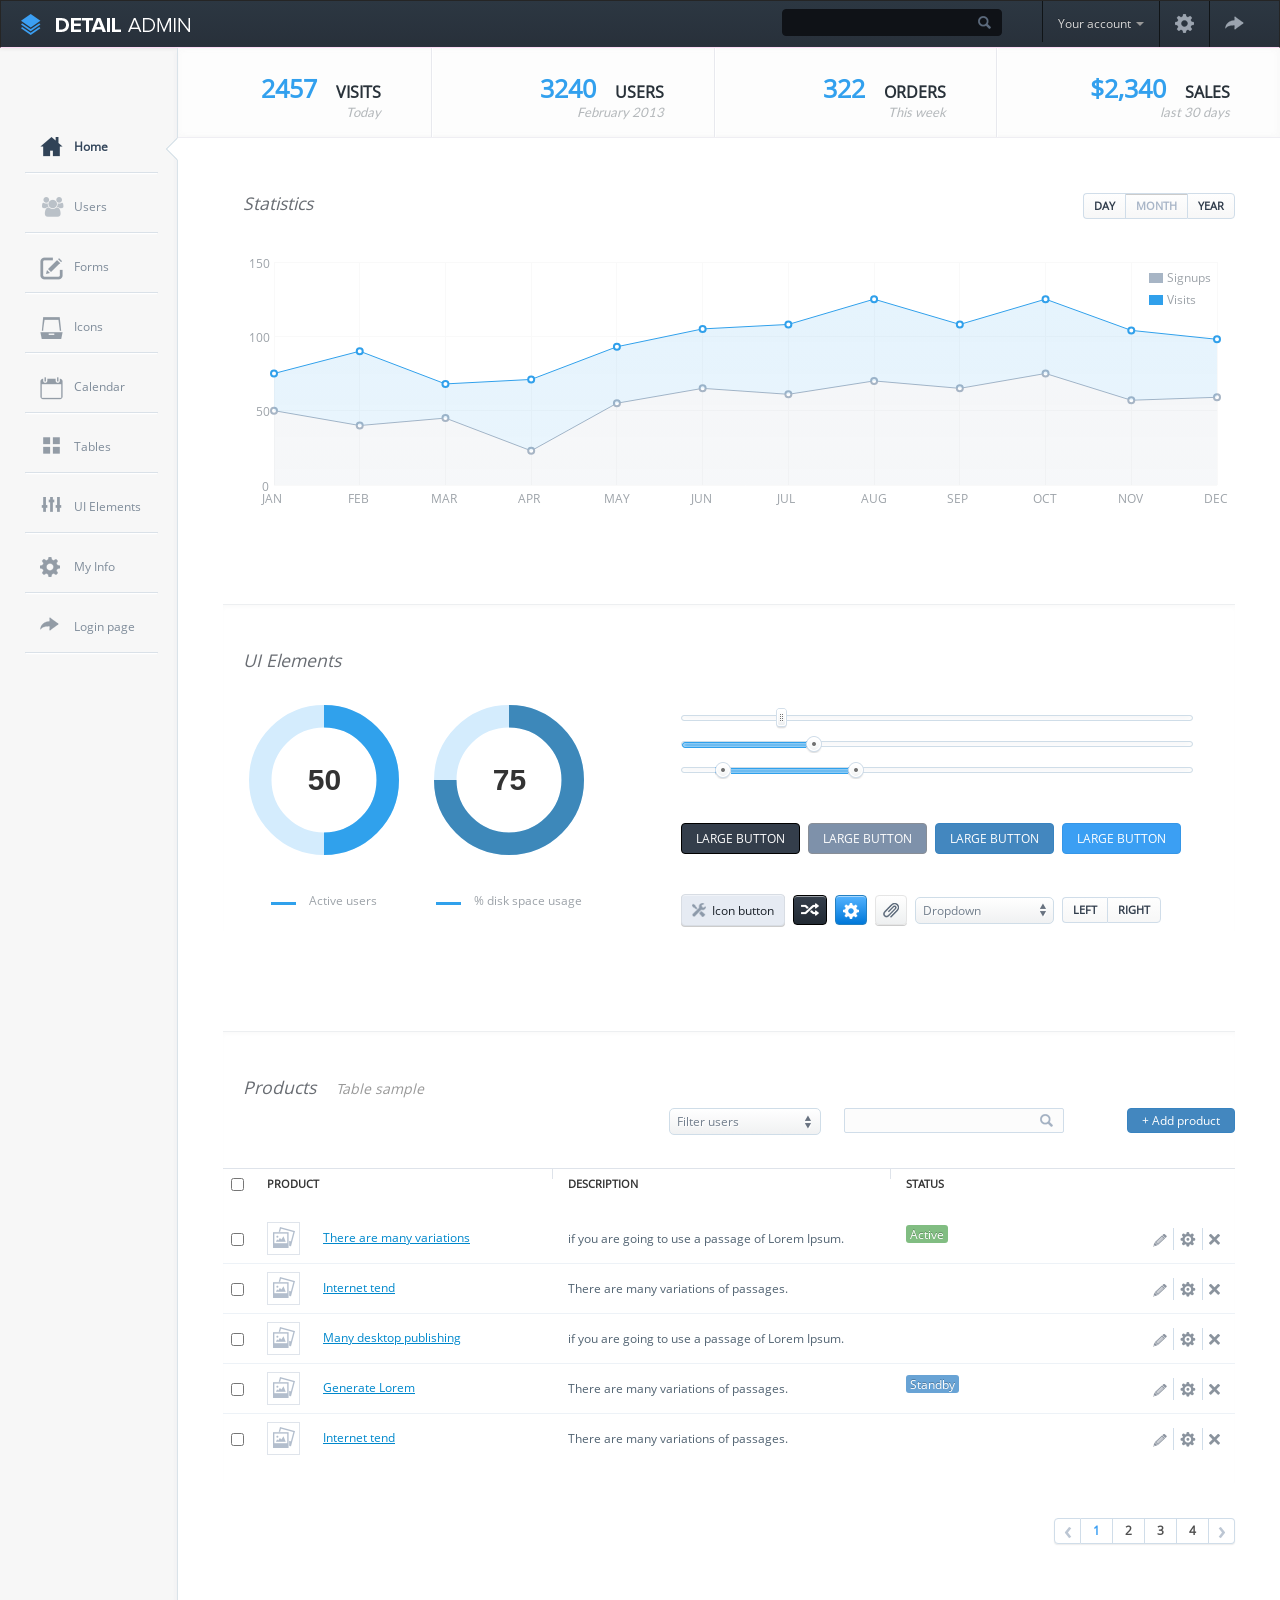
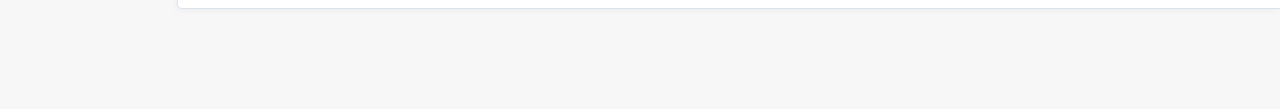
<file: index.html>
<!DOCTYPE html>
<html>
<head>
	<title>Hapi Pet CMS</title>
    <meta http-equiv="Content-Type" content="text/html; charset=utf-8">
	<meta name="viewport" content="width=device-width, initial-scale=1.0">
	
    <!-- bootstrap -->
    <link href="css/bootstrap/bootstrap.css" rel="stylesheet" />
    <link href="css/bootstrap/bootstrap-responsive.css" rel="stylesheet" />
    <link href="css/bootstrap/bootstrap-overrides.css" type="text/css" rel="stylesheet" />

    <!-- libraries -->
    <link href="css/lib/jquery-ui-1.10.2.custom.css" rel="stylesheet" type="text/css" />
    <link href="css/lib/font-awesome.css" type="text/css" rel="stylesheet" />

    <!-- global styles -->
    <link rel="stylesheet" type="text/css" href="css/compiled/layout.css">
    <link rel="stylesheet" type="text/css" href="css/elements.css">
    <link rel="stylesheet" type="text/css" href="css/icons.css">

    <!-- this page specific styles -->
    <link rel="stylesheet" href="css/compiled/index.css" type="text/css" media="screen" />

    <!-- open sans font -->
    <link href='font/OpenSans.css' rel='stylesheet' type='text/css'>

    <!-- lato font -->
    <link href='font/Lato.css' rel='stylesheet' type='text/css'>

    <!--[if lt IE 9]>
      <script src="js/html5.js"></script>
    <![endif]-->
</head>
<body>

    <!-- navbar -->
    <div class="navbar navbar-inverse">
        <div class="navbar-inner">
            <a class="brand" href="index.html"><img src="img/logo.png"></a>

            <!-- shows same menu as sidebar but for mobile devices -->
            <button type="button" class="btn btn-navbar visible-phone" data-toggle="collapse" data-target=".nav-collapse">
                <span class="icon-bar"></span>
                <span class="icon-bar"></span>
                <span class="icon-bar"></span>
            </button>            
            <div class="nav-collapse collapse visible-phone mobile-menu">
                <ul class="nav">
                    <li class="active"><a href="index.html">Home</a></li>
                    <li><a href="user-list.html">Users</a></li>
                    <li><a href="form-showcase.html">Forms</a></li>
                    <li><a href="icons.html">Icons</a></li>
                    <li><a href="calendar.html">Calendar</a></li>
                    <li><a href="event-list.html">Tables</a></li>
                    <li><a href="ui-elements.html">UI Elements</a></li>
                </ul>
            </div>
            <!-- end navbar for mobile devices -->

            <ul class="nav pull-right">
                <li class="hidden-phone">
                    <input class="search" type="text" />
                </li>
                <li class="dropdown">
                    <a href="#" class="dropdown-toggle hidden-phone" data-toggle="dropdown">
                        Your account
                        <b class="caret"></b>
                    </a>
                    <ul class="dropdown-menu">
                        <li><a href="personal-info.html">Personal info</a></li>
                        <li><a href="#">Account settings</a></li>
                        <li><a href="#">Billing</a></li>
                        <li><a href="#">Export your data</a></li>
                        <li><a href="#">Send feedback</a></li>
                    </ul>
                </li>
                <li class="settings">
                    <a href="personal-info.html" role="button">
                        <span class="navbar_icon"></span>
                    </a>
                </li>
                <li id="fat-menu" class="dropdown">
                    <a href="signin.html" role="button" class="logout">
                        <span class="navbar_icon"></span>
                    </a>
                </li>
            </ul>            
        </div>
    </div>
    <!-- end navbar -->

    <!-- sidebar -->
    <div id="sidebar-nav" class="hidden-phone">
        <ul id="dashboard-menu">
            <li class="active">
                <div class="pointer">
                    <div class="arrow"></div>
                    <div class="arrow_border"></div>
                </div>
                <a class="tab1" href="index.html">
                    <i class="sidebar-home"></i>
                    <span>Home</span>
                </a>
            </li>            
            <li class="">
                <a class="tab2" href="user-list.html">
                    <i class="icon-group"></i>
                    <span>Users</span>
                </a>
            </li>
            <li class="">
                <a class="tab3" href="form-showcase.html">
                    <i class="sidebar-forms"></i>
                    <span>Forms</span>
                </a>
            </li>
            <li class="">
                <a class="tab5" href="icons.html">
                    <i class="sidebar-widgets"></i>
                    <span>Icons</span>
                </a>
            </li>
            <li class="">
                <a class="tab6" href="calendar.html">
                    <i class="sidebar-calendar"></i>
                    <span>Calendar</span>
                </a>
            </li>
            <li class="">
                <a class="tab7" href="event-list.html">
                    <i class="sidebar-tables"></i>
                    <span>Tables</span>
                </a>
            </li>
            <li class="">
                <a class="tab8" href="ui-elements.html">
                    <i class="sidebar-ui"></i>
                    <span>UI Elements</span>
                </a>
            </li>
            <li class="">
                <a class="tab9" href="personal-info.html">
                    <i class="sidebar-gear"></i>
                    <span>My Info</span>
                </a>
            </li>
            <li class="">
                <a class="tab10" href="signin.html">
                    <i class="sidebar-logout"></i>
                    <span>Login page</span>
                </a>
            </li>
        </ul>
    </div>
    <!-- end sidebar -->


	<!-- main container -->
    <div class="content">
        <div class="container-fluid">
            <!-- upper main stats -->
            <div id="main-stats">
                <div class="row-fluid stats-row">
                    <div class="span3 stat">
                        <div class="data">
                            <span class="number">2457</span>
                            visits
                        </div>
                        <span class="date">Today</span>
                    </div>
                    <div class="span3 stat">
                        <div class="data">
                            <span class="number">3240</span>
                            users
                        </div>
                        <span class="date">February 2013</span>
                    </div>
                    <div class="span3 stat">
                        <div class="data">
                            <span class="number">322</span>
                            orders
                        </div>
                        <span class="date">This week</span>
                    </div>
                    <div class="span3 stat last">
                        <div class="data">
                            <span class="number">$2,340</span>
                            sales
                        </div>
                        <span class="date">last 30 days</span>
                    </div>
                </div>
            </div>
            <!-- end upper main stats -->

            <div id="pad-wrapper">

                <!-- statistics chart built with jQuery Flot -->
                <div class="row-fluid chart">
                    <h4>
                        Statistics
                         <div class="btn-group pull-right">
                            <button class="glow left">DAY</button>
                            <button class="glow middle active">MONTH</button>
                            <button class="glow right">YEAR</button>
                        </div>
                    </h4>
                    <div class="span12">
                        <div id="statsChart"></div>
                    </div>
                </div>
                <!-- end statistics chart -->

                <!-- UI Elements section -->
                <div class="row-fluid section ui-elements">
                    <h4>UI Elements</h4>
                    <div class="span5 knobs">
                        <div class="knob-wrapper">
                            <input type="text" value="50" class="knob" data-thickness=".3" data-inputColor="#333" data-fgColor="#30a1ec" data-bgColor="#d4ecfd" data-width="150">
                            <div class="info">
                                <div class="param">
                                    <span class="line blue"></span>
                                    Active users
                                </div>
                            </div>
                        </div>
                        <div class="knob-wrapper">
                            <input type="text" value="75" class="knob second" data-thickness=".3" data-inputColor="#333" data-fgColor="#3d88ba" data-bgColor="#d4ecfd" data-width="150">
                            <div class="info">
                                <div class="param">
                                    <span class="line blue"></span>
                                    % disk space usage
                                </div>
                            </div>
                        </div>                        
                    </div>
                    <div class="span6 showcase">
                        <div class="ui-sliders">
                            <div class="slider slider-sample1 vertical-handler"></div>
                            <div class="slider slider-sample2"></div>
                            <div class="slider slider-sample3"></div>
                        </div>
                        <div class="ui-group">
                            <a class="btn-flat inverse">Large Button</a>
                            <a class="btn-flat gray">Large Button</a>
                            <a class="btn-flat default">Large Button</a>
                            <a class="btn-flat primary">Large Button</a>
                        </div>                        

                        <div class="ui-group">
                            <a class="btn-flat icon">
                                <i class="tool"></i> Icon button
                            </a>
                            <a class="btn-glow small inverse">
                                <i class="shuffle"></i>
                            </a>
                            <a class="btn-glow small primary">
                                <i class="setting"></i>
                            </a>
                            <a class="btn-glow small default">
                                <i class="attach"></i>
                            </a>
                            <div class="ui-select">
                                <select>
                                    <option selected>Dropdown</option>
                                    <option>Custom selects</option>
                                    <option>Pure css styles</option>
                                </select>
                            </div>

                            <div class="btn-group">
                                <button class="glow left">LEFT</button>
                                <button class="glow right">RIGHT</button>
                            </div>
                        </div>
                    </div>
                </div>
                <!-- end UI elements section -->

                <!-- table sample -->
                <!-- the script for the toggle all checkboxes from header is located in js/theme.js -->
                <div class="table-products section">
                    <div class="row-fluid head">
                        <div class="span12">
                            <h4>Products <small>Table sample</small></h4>
                        </div>
                    </div>

                    <div class="row-fluid filter-block">
                        <div class="pull-right">
                            <div class="ui-select">
                                <select>
                                  <option>Filter users</option>
                                  <option>Signed last 30 days</option>
                                  <option>Active users</option>
                                </select>
                            </div>
                            <input type="text" class="search">
                            <a class="btn-flat new-product">+ Add product</a>
                        </div>
                    </div>

                    <div class="row-fluid">
                        <table class="table table-hover">
                            <thead>
                                <tr>
                                    <th class="span3">
                                        <input type="checkbox">
                                        Product
                                    </th>
                                    <th class="span3">
                                        <span class="line"></span>Description
                                    </th>
                                    <th class="span3">
                                        <span class="line"></span>Status
                                    </th>
                                </tr>
                            </thead>
                            <tbody>
                                <!-- row -->
                                <tr class="first">
                                    <td>
                                        <input type="checkbox">
                                        <div class="img">
                                            <img src="img/table-img.png">
                                        </div>
                                        <a href="#">There are many variations </a>
                                    </td>
                                    <td class="description">
                                        if you are going to use a passage of Lorem Ipsum.
                                    </td>
                                    <td>
                                        <span class="label label-success">Active</span>
                                        <ul class="actions">
                                            <li><i class="table-edit"></i></span></li>
                                            <li><i class="table-settings"></i></li>
                                            <li class="last"><i class="table-delete"></i></li>
                                        </ul>
                                    </td>
                                </tr>
                                <!-- row -->
                                <tr>
                                    <td>
                                        <input type="checkbox">
                                        <div class="img">
                                            <img src="img/table-img.png">
                                        </div>
                                        <a href="#">Internet tend</a>
                                    </td>
                                    <td class="description">
                                        There are many variations of passages.
                                    </td>
                                    <td>
                                        <ul class="actions">
                                            <li><i class="table-edit"></i></span></li>
                                            <li><i class="table-settings"></i></li>
                                            <li class="last"><i class="table-delete"></i></li>
                                        </ul>
                                    </td>
                                </tr>
                                <!-- row -->
                                <tr>
                                    <td>
                                        <input type="checkbox">
                                        <div class="img">
                                            <img src="img/table-img.png">
                                        </div>
                                        <a href="#">Many desktop publishing </a>
                                    </td>
                                    <td class="description">
                                        if you are going to use a passage of Lorem Ipsum.
                                    </td>
                                    <td>
                                        <ul class="actions">
                                            <li><i class="table-edit"></i></span></li>
                                            <li><i class="table-settings"></i></li>
                                            <li class="last"><i class="table-delete"></i></li>
                                        </ul>
                                    </td>
                                </tr>
                                <!-- row -->
                                <tr>
                                    <td>
                                        <input type="checkbox">
                                        <div class="img">
                                            <img src="img/table-img.png">
                                        </div>
                                        <a href="#">Generate Lorem </a>
                                    </td>
                                    <td class="description">
                                        There are many variations of passages.
                                    </td>
                                    <td>
                                        <span class="label label-info">Standby</span>
                                        <ul class="actions">
                                            <li><i class="table-edit"></i></span></li>
                                            <li><i class="table-settings"></i></li>
                                            <li class="last"><i class="table-delete"></i></li>
                                        </ul>
                                    </td>
                                </tr>
                                <!-- row -->
                                <tr>
                                    <td>
                                        <input type="checkbox">
                                        <div class="img">
                                            <img src="img/table-img.png">
                                        </div>
                                        <a href="#">Internet tend</a>
                                    </td>
                                    <td class="description">
                                        There are many variations of passages.
                                    </td>
                                    <td>                                        
                                        <ul class="actions">
                                            <li><i class="table-edit"></i></span></li>
                                            <li><i class="table-settings"></i></li>
                                            <li class="last"><i class="table-delete"></i></li>
                                        </ul>
                                    </td>
                                </tr>
                            </tbody>
                        </table>
                    </div>
                    <div class="pagination">
                      <ul>
                        <li><a href="#">&#8249;</a></li>
                        <li><a class="active" href="#">1</a></li>
                        <li><a href="#">2</a></li>
                        <li><a href="#">3</a></li>
                        <li><a href="#">4</a></li>
                        <li><a href="#">&#8250;</a></li>
                      </ul>
                    </div>
                </div>
                <!-- end table sample -->

            </div>
        </div>
    </div>


	<!-- scripts -->
    <script src="js/jquery-latest.js"></script>
    <script src="js/bootstrap.min.js"></script>
    <script src="js/jquery-ui-1.10.2.custom.min.js"></script>
    <!-- knob -->
    <script src="js/jquery.knob.js"></script>
    <!-- flot charts -->
    <script src="js/jquery.flot.js"></script>
    <script src="js/jquery.flot.stack.js"></script>
    <script src="js/jquery.flot.resize.js"></script>
    <script src="js/theme.js"></script>

    <script type="text/javascript">
        $(function () {

            // jQuery Knobs
            $(".knob").knob();



            // jQuery UI Sliders
            $(".slider-sample1").slider({
                value: 100,
                min: 1,
                max: 500
            });
            $(".slider-sample2").slider({
                range: "min",
                value: 130,
                min: 1,
                max: 500
            });
            $(".slider-sample3").slider({
                range: true,
                min: 0,
                max: 500,
                values: [ 40, 170 ],
            });

            

            // jQuery Flot Chart
            var visits = [[1, 50], [2, 40], [3, 45], [4, 23],[5, 55],[6, 65],[7, 61],[8, 70],[9, 65],[10, 75],[11, 57],[12, 59]];
            var visitors = [[1, 25], [2, 50], [3, 23], [4, 48],[5, 38],[6, 40],[7, 47],[8, 55],[9, 43],[10,50],[11,47],[12, 39]];

            var plot = $.plot($("#statsChart"),
                [ { data: visits, label: "Signups"},
                 { data: visitors, label: "Visits" }], {
                    series: {
                        lines: { show: true,
                                lineWidth: 1,
                                fill: true, 
                                fillColor: { colors: [ { opacity: 0.1 }, { opacity: 0.13 } ] }
                             },
                        points: { show: true, 
                                 lineWidth: 2,
                                 radius: 3
                             },
                        shadowSize: 0,
                        stack: true
                    },
                    grid: { hoverable: true, 
                           clickable: true, 
                           tickColor: "#f9f9f9",
                           borderWidth: 0
                        },
                    legend: {
                            // show: false
                            labelBoxBorderColor: "#fff"
                        },  
                    colors: ["#a7b5c5", "#30a0eb"],
                    xaxis: {
                        ticks: [[1, "JAN"], [2, "FEB"], [3, "MAR"], [4,"APR"], [5,"MAY"], [6,"JUN"], 
                               [7,"JUL"], [8,"AUG"], [9,"SEP"], [10,"OCT"], [11,"NOV"], [12,"DEC"]],
                        font: {
                            size: 12,
                            family: "Open Sans, Arial",
                            variant: "small-caps",
                            color: "#9da3a9"
                        }
                    },
                    yaxis: {
                        ticks:3, 
                        tickDecimals: 0,
                        font: {size:12, color: "#9da3a9"}
                    }
                 });

            function showTooltip(x, y, contents) {
                $('<div id="tooltip">' + contents + '</div>').css( {
                    position: 'absolute',
                    display: 'none',
                    top: y - 30,
                    left: x - 50,
                    color: "#fff",
                    padding: '2px 5px',
                    'border-radius': '6px',
                    'background-color': '#000',
                    opacity: 0.80
                }).appendTo("body").fadeIn(200);
            }

            var previousPoint = null;
            $("#statsChart").bind("plothover", function (event, pos, item) {
                if (item) {
                    if (previousPoint != item.dataIndex) {
                        previousPoint = item.dataIndex;

                        $("#tooltip").remove();
                        var x = item.datapoint[0].toFixed(0),
                            y = item.datapoint[1].toFixed(0);

                        var month = item.series.xaxis.ticks[item.dataIndex].label;

                        showTooltip(item.pageX, item.pageY,
                                    item.series.label + " of " + month + ": " + y);
                    }
                }
                else {
                    $("#tooltip").remove();
                    previousPoint = null;
                }
            });
        });
    </script>
</body>
</html>
</file>
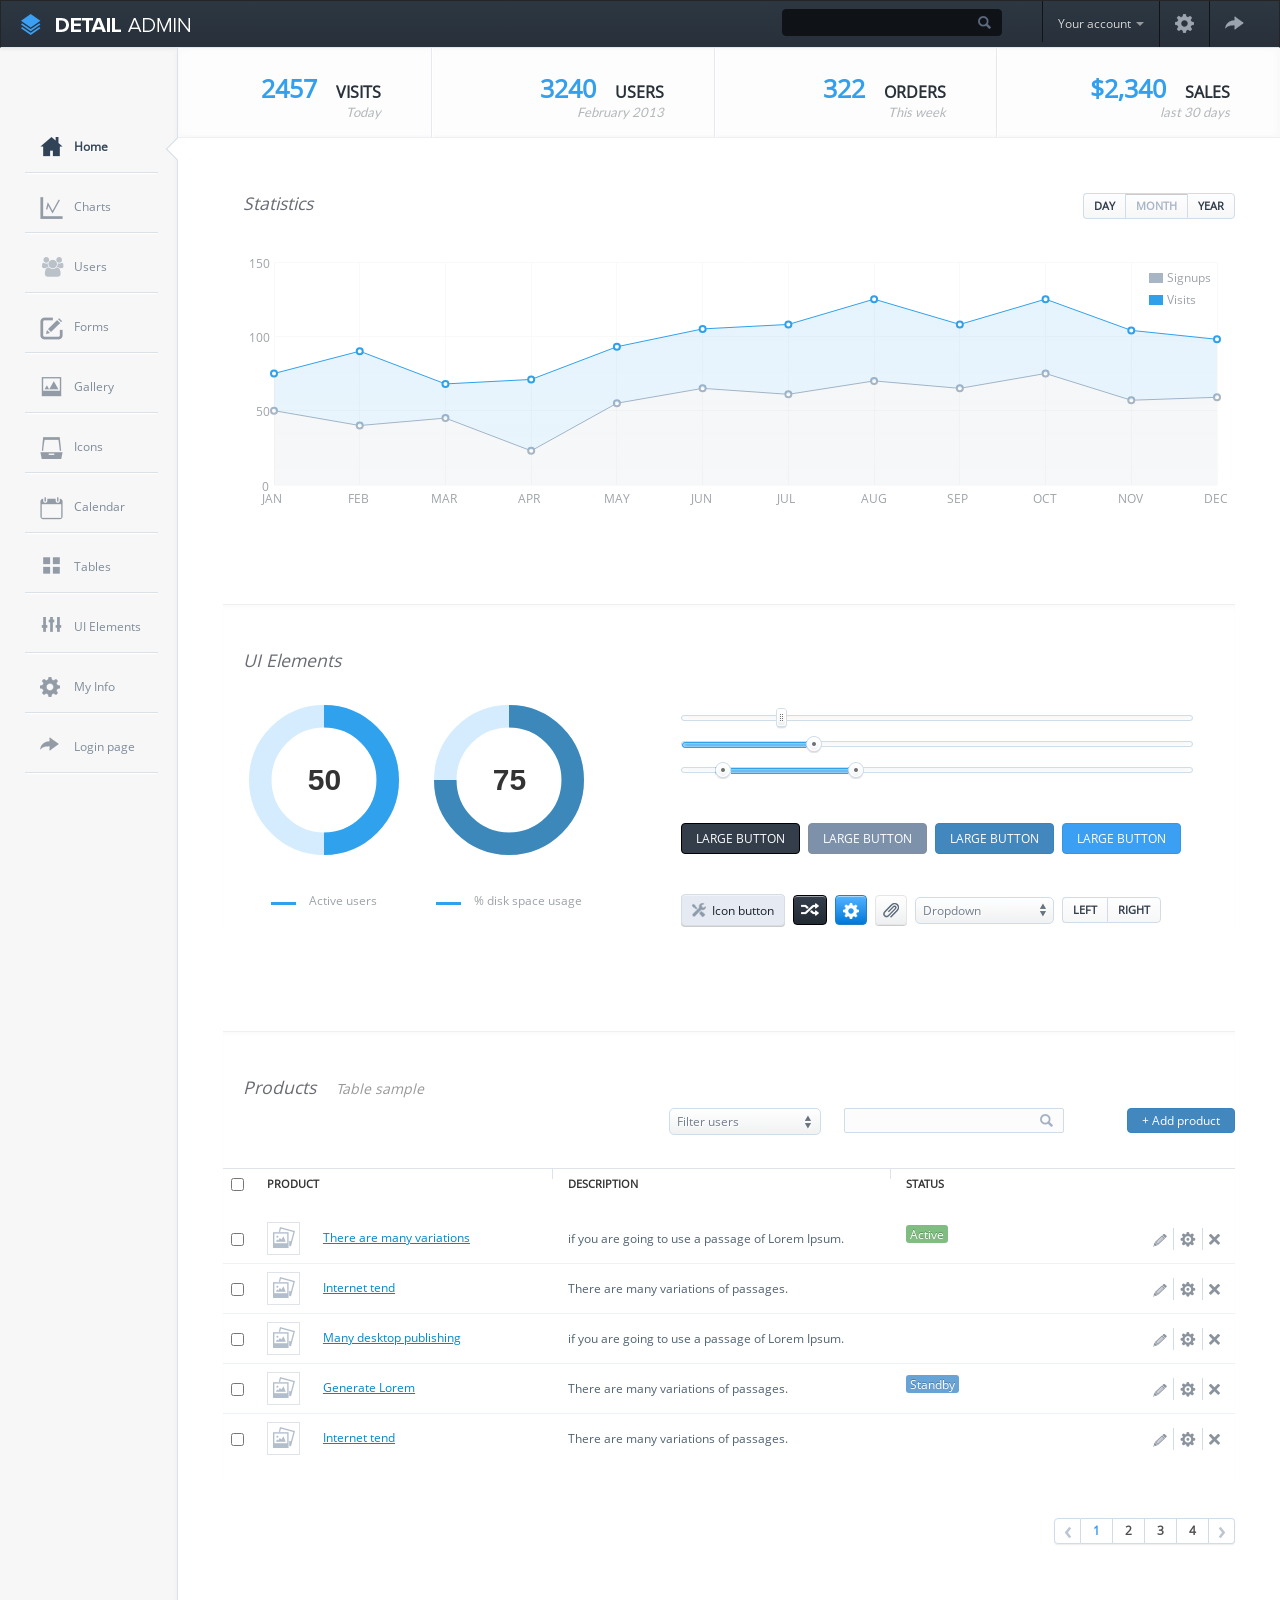
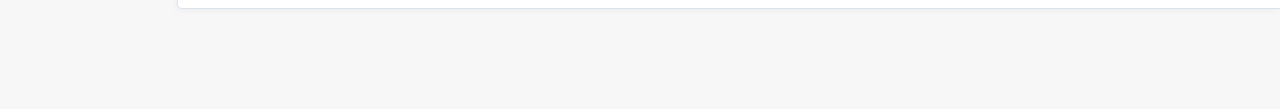
<file: default.htm>
<!DOCTYPE html>
<html>
<head>
	<title>Detail Admin - Home</title>
    <meta http-equiv="Content-Type" content="text/html; charset=utf-8">
	<meta name="viewport" content="width=device-width, initial-scale=1.0">
	
    <!-- bootstrap -->
    <link href="css/bootstrap/bootstrap.css" rel="stylesheet" />
    <link href="css/bootstrap/bootstrap-responsive.css" rel="stylesheet" />
    <link href="css/bootstrap/bootstrap-overrides.css" type="text/css" rel="stylesheet" />

    <!-- libraries -->
    <link href="css/lib/jquery-ui-1.10.2.custom.css" rel="stylesheet" type="text/css" />
    <link href="css/lib/font-awesome.css" type="text/css" rel="stylesheet" />

    <!-- global styles -->
    <link rel="stylesheet" type="text/css" href="css/compiled/layout.css">
    <link rel="stylesheet" type="text/css" href="css/elements.css">
    <link rel="stylesheet" type="text/css" href="css/icons.css">

    <!-- this page specific styles -->
    <link rel="stylesheet" href="css/compiled/index.css" type="text/css" media="screen" />

    <!-- open sans font -->
    <link href='font/OpenSans.css' rel='stylesheet' type='text/css'>

    <!-- lato font -->
    <link href='font/Lato.css' rel='stylesheet' type='text/css'>

    <!--[if lt IE 9]>
      <script src="js/html5.js"></script>
    <![endif]-->
</head>
<body>

    <!-- navbar -->
    <div class="navbar navbar-inverse">
        <div class="navbar-inner">
            <a class="brand" href="index.html"><img src="img/logo.png"></a>

            <!-- shows same menu as sidebar but for mobile devices -->
            <button type="button" class="btn btn-navbar visible-phone" data-toggle="collapse" data-target=".nav-collapse">
                <span class="icon-bar"></span>
                <span class="icon-bar"></span>
                <span class="icon-bar"></span>
            </button>            
            <div class="nav-collapse collapse visible-phone mobile-menu">
                <ul class="nav">
                    <li class="active"><a href="index.html">Home</a></li>
                    <li><a href="chart-showcase.html">Charts</a></li>
                    <li><a href="user-list.html">Users</a></li>
                    <li><a href="form-showcase.html">Forms</a></li>
                    <li><a href="gallery.html">Gallery</a></li>
                    <li><a href="icons.html">Icons</a></li>
                    <li><a href="calendar.html">Calendar</a></li>
                    <li><a href="event-list.html">Tables</a></li>
                    <li><a href="ui-elements.html">UI Elements</a></li>
                </ul>
            </div>
            <!-- end navbar for mobile devices -->

            <ul class="nav pull-right">
                <li class="hidden-phone">
                    <input class="search" type="text" />
                </li>
                <li class="dropdown">
                    <a href="#" class="dropdown-toggle hidden-phone" data-toggle="dropdown">
                        Your account
                        <b class="caret"></b>
                    </a>
                    <ul class="dropdown-menu">
                        <li><a href="personal-info.html">Personal info</a></li>
                        <li><a href="#">Account settings</a></li>
                        <li><a href="#">Billing</a></li>
                        <li><a href="#">Export your data</a></li>
                        <li><a href="#">Send feedback</a></li>
                    </ul>
                </li>
                <li class="settings">
                    <a href="personal-info.html" role="button">
                        <span class="navbar_icon"></span>
                    </a>
                </li>
                <li id="fat-menu" class="dropdown">
                    <a href="signin.html" role="button" class="logout">
                        <span class="navbar_icon"></span>
                    </a>
                </li>
            </ul>            
        </div>
    </div>
    <!-- end navbar -->

    <!-- sidebar -->
    <div id="sidebar-nav" class="hidden-phone">
        <ul id="dashboard-menu">
            <li class="active">
                <div class="pointer">
                    <div class="arrow"></div>
                    <div class="arrow_border"></div>
                </div>
                <a class="tab1" href="index.html">
                    <i class="sidebar-home"></i>
                    <span>Home</span>
                </a>
            </li>            
            <li class="">
                <a class="tab2" href="chart-showcase.html">
                    <i class="sidebar-charts"></i>
                    <span>Charts</span>
                </a>
            </li>
            <li class="">
                <a class="tab2" href="user-list.html">
                    <i class="icon-group"></i>
                    <span>Users</span>
                </a>
            </li>
            <li class="">
                <a class="tab3" href="form-showcase.html">
                    <i class="sidebar-forms"></i>
                    <span>Forms</span>
                </a>
            </li>
            <li class="">
                <a class="tab4" href="gallery.html">
                    <i class="sidebar-gallery"></i>
                    <span>Gallery</span>
                </a>
            </li>
            <li class="">
                <a class="tab5" href="icons.html">
                    <i class="sidebar-widgets"></i>
                    <span>Icons</span>
                </a>
            </li>
            <li class="">
                <a class="tab6" href="calendar.html">
                    <i class="sidebar-calendar"></i>
                    <span>Calendar</span>
                </a>
            </li>
            <li class="">
                <a class="tab7" href="event-list.html">
                    <i class="sidebar-tables"></i>
                    <span>Tables</span>
                </a>
            </li>
            <li class="">
                <a class="tab8" href="ui-elements.html">
                    <i class="sidebar-ui"></i>
                    <span>UI Elements</span>
                </a>
            </li>
            <li class="">
                <a class="tab9" href="personal-info.html">
                    <i class="sidebar-gear"></i>
                    <span>My Info</span>
                </a>
            </li>
            <li class="">
                <a class="tab10" href="signin.html">
                    <i class="sidebar-logout"></i>
                    <span>Login page</span>
                </a>
            </li>
        </ul>
    </div>
    <!-- end sidebar -->


	<!-- main container -->
    <div class="content">

        <div class="container-fluid">

            <!-- upper main stats -->
            <div id="main-stats">
                <div class="row-fluid stats-row">
                    <div class="span3 stat">
                        <div class="data">
                            <span class="number">2457</span>
                            visits
                        </div>
                        <span class="date">Today</span>
                    </div>
                    <div class="span3 stat">
                        <div class="data">
                            <span class="number">3240</span>
                            users
                        </div>
                        <span class="date">February 2013</span>
                    </div>
                    <div class="span3 stat">
                        <div class="data">
                            <span class="number">322</span>
                            orders
                        </div>
                        <span class="date">This week</span>
                    </div>
                    <div class="span3 stat last">
                        <div class="data">
                            <span class="number">$2,340</span>
                            sales
                        </div>
                        <span class="date">last 30 days</span>
                    </div>
                </div>
            </div>
            <!-- end upper main stats -->

            <div id="pad-wrapper">

                <!-- statistics chart built with jQuery Flot -->
                <div class="row-fluid chart">
                    <h4>
                        Statistics
                         <div class="btn-group pull-right">
                            <button class="glow left">DAY</button>
                            <button class="glow middle active">MONTH</button>
                            <button class="glow right">YEAR</button>
                        </div>
                    </h4>
                    <div class="span12">
                        <div id="statsChart"></div>
                    </div>
                </div>
                <!-- end statistics chart -->

                <!-- UI Elements section -->
                <div class="row-fluid section ui-elements">
                    <h4>UI Elements</h4>
                    <div class="span5 knobs">
                        <div class="knob-wrapper">
                            <input type="text" value="50" class="knob" data-thickness=".3" data-inputColor="#333" data-fgColor="#30a1ec" data-bgColor="#d4ecfd" data-width="150">
                            <div class="info">
                                <div class="param">
                                    <span class="line blue"></span>
                                    Active users
                                </div>
                            </div>
                        </div>
                        <div class="knob-wrapper">
                            <input type="text" value="75" class="knob second" data-thickness=".3" data-inputColor="#333" data-fgColor="#3d88ba" data-bgColor="#d4ecfd" data-width="150">
                            <div class="info">
                                <div class="param">
                                    <span class="line blue"></span>
                                    % disk space usage
                                </div>
                            </div>
                        </div>                        
                    </div>
                    <div class="span6 showcase">
                        <div class="ui-sliders">
                            <div class="slider slider-sample1 vertical-handler"></div>
                            <div class="slider slider-sample2"></div>
                            <div class="slider slider-sample3"></div>
                        </div>
                        <div class="ui-group">
                            <a class="btn-flat inverse">Large Button</a>
                            <a class="btn-flat gray">Large Button</a>
                            <a class="btn-flat default">Large Button</a>
                            <a class="btn-flat primary">Large Button</a>
                        </div>                        

                        <div class="ui-group">
                            <a class="btn-flat icon">
                                <i class="tool"></i> Icon button
                            </a>
                            <a class="btn-glow small inverse">
                                <i class="shuffle"></i>
                            </a>
                            <a class="btn-glow small primary">
                                <i class="setting"></i>
                            </a>
                            <a class="btn-glow small default">
                                <i class="attach"></i>
                            </a>
                            <div class="ui-select">
                                <select>
                                    <option selected>Dropdown</option>
                                    <option>Custom selects</option>
                                    <option>Pure css styles</option>
                                </select>
                            </div>

                            <div class="btn-group">
                                <button class="glow left">LEFT</button>
                                <button class="glow right">RIGHT</button>
                            </div>
                        </div>
                    </div>
                </div>
                <!-- end UI elements section -->

                <!-- table sample -->
                <!-- the script for the toggle all checkboxes from header is located in js/theme.js -->
                <div class="table-products section">
                    <div class="row-fluid head">
                        <div class="span12">
                            <h4>Products <small>Table sample</small></h4>
                        </div>
                    </div>

                    <div class="row-fluid filter-block">
                        <div class="pull-right">
                            <div class="ui-select">
                                <select>
                                  <option>Filter users</option>
                                  <option>Signed last 30 days</option>
                                  <option>Active users</option>
                                </select>
                            </div>
                            <input type="text" class="search">
                            <a class="btn-flat new-product">+ Add product</a>
                        </div>
                    </div>

                    <div class="row-fluid">
                        <table class="table table-hover">
                            <thead>
                                <tr>
                                    <th class="span3">
                                        <input type="checkbox">
                                        Product
                                    </th>
                                    <th class="span3">
                                        <span class="line"></span>Description
                                    </th>
                                    <th class="span3">
                                        <span class="line"></span>Status
                                    </th>
                                </tr>
                            </thead>
                            <tbody>
                                <!-- row -->
                                <tr class="first">
                                    <td>
                                        <input type="checkbox">
                                        <div class="img">
                                            <img src="img/table-img.png">
                                        </div>
                                        <a href="#">There are many variations </a>
                                    </td>
                                    <td class="description">
                                        if you are going to use a passage of Lorem Ipsum.
                                    </td>
                                    <td>
                                        <span class="label label-success">Active</span>
                                        <ul class="actions">
                                            <li><i class="table-edit"></i></span></li>
                                            <li><i class="table-settings"></i></li>
                                            <li class="last"><i class="table-delete"></i></li>
                                        </ul>
                                    </td>
                                </tr>
                                <!-- row -->
                                <tr>
                                    <td>
                                        <input type="checkbox">
                                        <div class="img">
                                            <img src="img/table-img.png">
                                        </div>
                                        <a href="#">Internet tend</a>
                                    </td>
                                    <td class="description">
                                        There are many variations of passages.
                                    </td>
                                    <td>
                                        <ul class="actions">
                                            <li><i class="table-edit"></i></span></li>
                                            <li><i class="table-settings"></i></li>
                                            <li class="last"><i class="table-delete"></i></li>
                                        </ul>
                                    </td>
                                </tr>
                                <!-- row -->
                                <tr>
                                    <td>
                                        <input type="checkbox">
                                        <div class="img">
                                            <img src="img/table-img.png">
                                        </div>
                                        <a href="#">Many desktop publishing </a>
                                    </td>
                                    <td class="description">
                                        if you are going to use a passage of Lorem Ipsum.
                                    </td>
                                    <td>
                                        <ul class="actions">
                                            <li><i class="table-edit"></i></span></li>
                                            <li><i class="table-settings"></i></li>
                                            <li class="last"><i class="table-delete"></i></li>
                                        </ul>
                                    </td>
                                </tr>
                                <!-- row -->
                                <tr>
                                    <td>
                                        <input type="checkbox">
                                        <div class="img">
                                            <img src="img/table-img.png">
                                        </div>
                                        <a href="#">Generate Lorem </a>
                                    </td>
                                    <td class="description">
                                        There are many variations of passages.
                                    </td>
                                    <td>
                                        <span class="label label-info">Standby</span>
                                        <ul class="actions">
                                            <li><i class="table-edit"></i></span></li>
                                            <li><i class="table-settings"></i></li>
                                            <li class="last"><i class="table-delete"></i></li>
                                        </ul>
                                    </td>
                                </tr>
                                <!-- row -->
                                <tr>
                                    <td>
                                        <input type="checkbox">
                                        <div class="img">
                                            <img src="img/table-img.png">
                                        </div>
                                        <a href="#">Internet tend</a>
                                    </td>
                                    <td class="description">
                                        There are many variations of passages.
                                    </td>
                                    <td>                                        
                                        <ul class="actions">
                                            <li><i class="table-edit"></i></span></li>
                                            <li><i class="table-settings"></i></li>
                                            <li class="last"><i class="table-delete"></i></li>
                                        </ul>
                                    </td>
                                </tr>
                            </tbody>
                        </table>
                    </div>
                    <div class="pagination">
                      <ul>
                        <li><a href="#">&#8249;</a></li>
                        <li><a class="active" href="#">1</a></li>
                        <li><a href="#">2</a></li>
                        <li><a href="#">3</a></li>
                        <li><a href="#">4</a></li>
                        <li><a href="#">&#8250;</a></li>
                      </ul>
                    </div>
                </div>
                <!-- end table sample -->

            </div>
        </div>
    </div>


	<!-- scripts -->
    <script src="js/jquery-latest.js"></script>
    <script src="js/bootstrap.min.js"></script>
    <script src="js/jquery-ui-1.10.2.custom.min.js"></script>
    <!-- knob -->
    <script src="js/jquery.knob.js"></script>
    <!-- flot charts -->
    <script src="js/jquery.flot.js"></script>
    <script src="js/jquery.flot.stack.js"></script>
    <script src="js/jquery.flot.resize.js"></script>
    <script src="js/theme.js"></script>

    <script type="text/javascript">
        $(function () {

            // jQuery Knobs
            $(".knob").knob();



            // jQuery UI Sliders
            $(".slider-sample1").slider({
                value: 100,
                min: 1,
                max: 500
            });
            $(".slider-sample2").slider({
                range: "min",
                value: 130,
                min: 1,
                max: 500
            });
            $(".slider-sample3").slider({
                range: true,
                min: 0,
                max: 500,
                values: [ 40, 170 ],
            });

            

            // jQuery Flot Chart
            var visits = [[1, 50], [2, 40], [3, 45], [4, 23],[5, 55],[6, 65],[7, 61],[8, 70],[9, 65],[10, 75],[11, 57],[12, 59]];
            var visitors = [[1, 25], [2, 50], [3, 23], [4, 48],[5, 38],[6, 40],[7, 47],[8, 55],[9, 43],[10,50],[11,47],[12, 39]];

            var plot = $.plot($("#statsChart"),
                [ { data: visits, label: "Signups"},
                 { data: visitors, label: "Visits" }], {
                    series: {
                        lines: { show: true,
                                lineWidth: 1,
                                fill: true, 
                                fillColor: { colors: [ { opacity: 0.1 }, { opacity: 0.13 } ] }
                             },
                        points: { show: true, 
                                 lineWidth: 2,
                                 radius: 3
                             },
                        shadowSize: 0,
                        stack: true
                    },
                    grid: { hoverable: true, 
                           clickable: true, 
                           tickColor: "#f9f9f9",
                           borderWidth: 0
                        },
                    legend: {
                            // show: false
                            labelBoxBorderColor: "#fff"
                        },  
                    colors: ["#a7b5c5", "#30a0eb"],
                    xaxis: {
                        ticks: [[1, "JAN"], [2, "FEB"], [3, "MAR"], [4,"APR"], [5,"MAY"], [6,"JUN"], 
                               [7,"JUL"], [8,"AUG"], [9,"SEP"], [10,"OCT"], [11,"NOV"], [12,"DEC"]],
                        font: {
                            size: 12,
                            family: "Open Sans, Arial",
                            variant: "small-caps",
                            color: "#9da3a9"
                        }
                    },
                    yaxis: {
                        ticks:3, 
                        tickDecimals: 0,
                        font: {size:12, color: "#9da3a9"}
                    }
                 });

            function showTooltip(x, y, contents) {
                $('<div id="tooltip">' + contents + '</div>').css( {
                    position: 'absolute',
                    display: 'none',
                    top: y - 30,
                    left: x - 50,
                    color: "#fff",
                    padding: '2px 5px',
                    'border-radius': '6px',
                    'background-color': '#000',
                    opacity: 0.80
                }).appendTo("body").fadeIn(200);
            }

            var previousPoint = null;
            $("#statsChart").bind("plothover", function (event, pos, item) {
                if (item) {
                    if (previousPoint != item.dataIndex) {
                        previousPoint = item.dataIndex;

                        $("#tooltip").remove();
                        var x = item.datapoint[0].toFixed(0),
                            y = item.datapoint[1].toFixed(0);

                        var month = item.series.xaxis.ticks[item.dataIndex].label;

                        showTooltip(item.pageX, item.pageY,
                                    item.series.label + " of " + month + ": " + y);
                    }
                }
                else {
                    $("#tooltip").remove();
                    previousPoint = null;
                }
            });
        });
    </script>
</body>
</html>
</file>
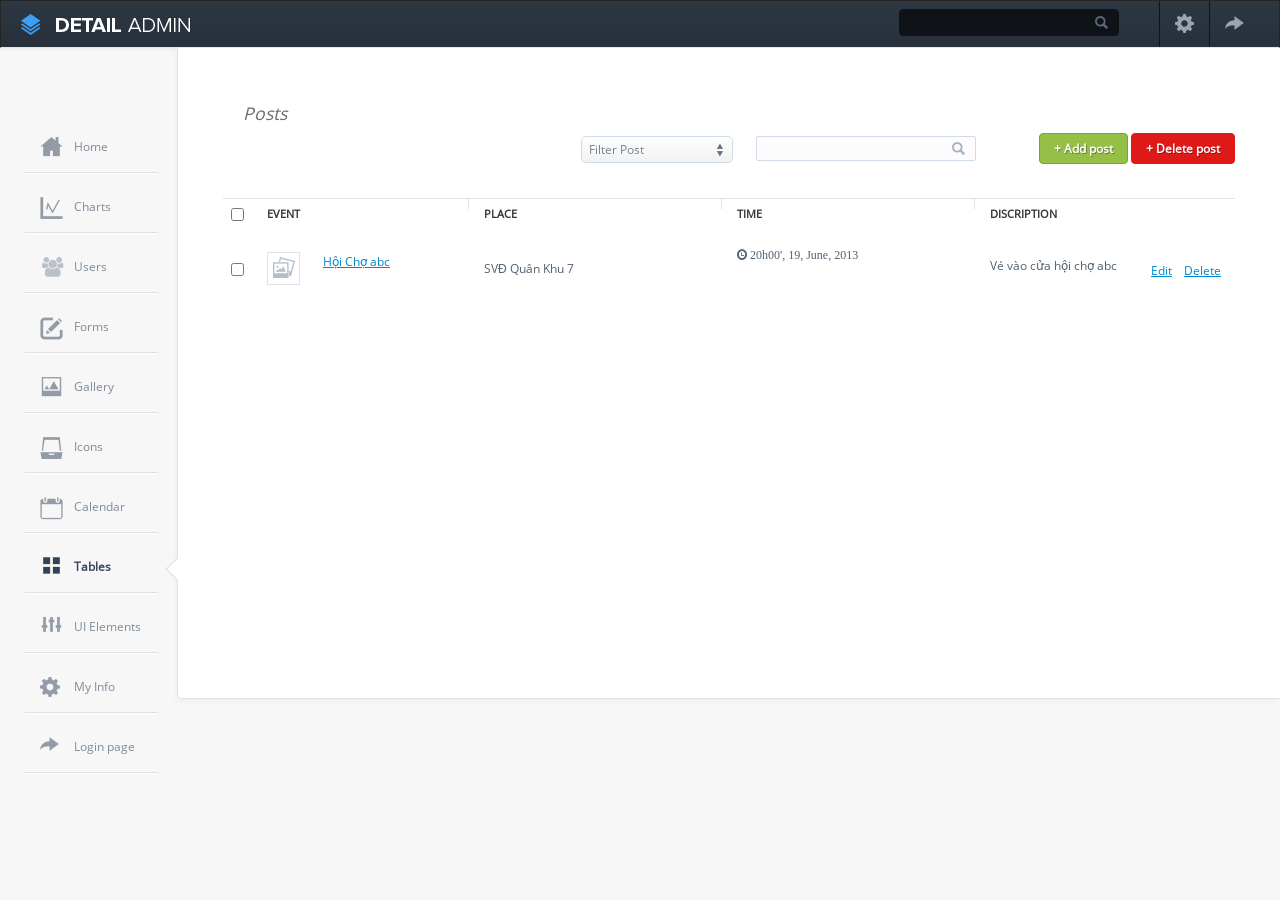
<file: event-list.html>
<!DOCTYPE html>
<html>
<head>
	<title>Detail Admin - Tables showcase</title>
    <meta http-equiv="Content-Type" content="text/html; charset=utf-8">
	<meta name="viewport" content="width=device-width, initial-scale=1.0">
	
    <!-- bootstrap -->
    <link href="css/bootstrap/bootstrap.css" rel="stylesheet">
    <link href="css/bootstrap/bootstrap-responsive.css" rel="stylesheet">
    <link href="css/bootstrap/bootstrap-overrides.css" type="text/css" rel="stylesheet">

    <!-- global styles -->
    <link rel="stylesheet" type="text/css" href="css/layout.css">
    <link rel="stylesheet" type="text/css" href="css/elements.css">
    <link rel="stylesheet" type="text/css" href="css/icons.css">

    <!-- libraries -->
    <link href="css/lib/font-awesome.css" type="text/css" rel="stylesheet" />
    
    <!-- this page specific styles -->
    <link rel="stylesheet" href="css/compiled/tables.css" type="text/css" media="screen" />

    <!-- open sans font -->
    <link href='font/OpenSans.css' rel='stylesheet' type='text/css'>

    <!--[if lt IE 9]>
      <script src="js/html5.js"></script>
    <![endif]-->
</head>
<body>

    <!-- navbar -->
    <div class="navbar navbar-inverse">
        <div class="navbar-inner">
            <a class="brand" href="index.html"><img src="img/logo.png"></a>

            <!-- shows same menu as sidebar but for mobile devices -->
            <button type="button" class="btn btn-navbar visible-phone" data-toggle="collapse" data-target=".nav-collapse">
                <span class="icon-bar"></span>
                <span class="icon-bar"></span>
                <span class="icon-bar"></span>
            </button>
            <div class="nav-collapse collapse visible-phone mobile-menu">
                <ul class="nav">
                    <li><a href="index.html">Home</a></li>
                    <li><a href="user-list.html">Users</a></li>
                    <li><a href="form-showcase.html">Forms</a></li>
                    <li><a href="gallery.html">Gallery</a></li>
                    <li><a href="icons.html">Icons</a></li>
                    <li><a href="calendar.html">Calendar</a></li>
                    <li class="active"><a href="event-list.html">Tables</a></li>
                    <li><a href="ui-elements.html">UI Elements</a></li>
                </ul>
            </div>
            <!-- end navbar for mobile devices -->

            <ul class="nav pull-right">
                <li class="hidden-phone">
                    <input class="search" type="text" />
                </li>
                <li class="settings">
                    <a href="personal-info.html" role="button">
                        <span class="navbar_icon"></span>
                    </a>
                </li>
                <li id="fat-menu" class="dropdown">
                    <a href="signin.html" role="button" class="logout">
                        <span class="navbar_icon"></span>
                    </a>
                </li>
            </ul>
            
        </div>
    </div>
    <!-- end navbar -->

    <!-- sidebar -->
    <div id="sidebar-nav" class="hidden-phone">
        <ul id="dashboard-menu">
            <li class="">
                <a class="tab1" href="index.html">
                    <i class="sidebar-home"></i>
                    <span>Home</span>
                </a>
            </li>
            <li class="">
                <a class="tab2" href="chart-showcase.html">
                    <i class="sidebar-charts"></i>
                    <span>Charts</span>
                </a>
            </li>
            <li class="">
                <a class="tab2" href="user-list.html">
                    <i class="icon-group"></i>
                    <span>Users</span>
                </a>
            </li>
            <li class="">
                <a class="tab3" href="form-showcase.html">
                    <i class="sidebar-forms"></i>
                    <span>Forms</span>
                </a>
            </li>
            <li class="">
                <a class="tab4" href="gallery.html">
                    <i class="sidebar-gallery"></i>
                    <span>Gallery</span>
                </a>
            </li>
            <li class="">
                <a class="tab5" href="icons.html">
                    <i class="sidebar-widgets"></i>
                    <span>Icons</span>
                </a>
            </li>
            <li class="">
                <a class="tab6" href="calendar.html">
                    <i class="sidebar-calendar"></i>
                    <span>Calendar</span>
                </a>
            </li>
            <li class="active">
                <div class="pointer">
                    <div class="arrow"></div>
                    <div class="arrow_border"></div>
                </div>
                <a class="tab7" href="event-list.html">
                    <i class="sidebar-tables"></i>
                    <span>Tables</span>
                </a>
            </li>
            <li class="">
                <a class="tab8" href="ui-elements.html">
                    <i class="sidebar-ui"></i>
                    <span>UI Elements</span>
                </a>
            </li>
            <li class="">
                <a class="tab9" href="personal-info.html">
                    <i class="sidebar-gear"></i>
                    <span>My Info</span>
                </a>
            </li>
            <li class="">
                <a class="tab10" href="signin.html">
                    <i class="sidebar-logout"></i>
                    <span>Login page</span>
                </a>
            </li>
        </ul>
    </div>
    <!-- end sidebar -->


	<!-- main container -->
    <div class="content">
        <div class="pointer">
            <div class="arrow"></div>
            <div class="arrow_border"></div>
        </div>
        <div class="container-fluid">
            <div id="pad-wrapper">
                
                <!-- events table-->
                <!-- the script for the toggle all checkboxes from header is located in js/theme.js -->
                <div class="table-wrapper events-table section">
                    <div class="row-fluid head">
                        <div class="span12">
                            <h4>Posts</h4>
                        </div>
                    </div>

                    <div class="row-fluid filter-block">
                        <div class="pull-right">
                            <div class="ui-select">
                                <select>
                                  <option>Filter Post</option>
                                  <option>abc</option>
                                  <option>xyz</option>
                                </select>
                            </div>
                            <input type="text" class="search">
                            <a class="btn-flat success new-event">+ Add post</a>
                            <a class="btn-flat delete new-event">+ Delete post</a>
                        </div>
                    </div>

                    <div class="row-fluid">
                        <table class="table table-hover">
                            <thead>
                                <tr>
                                    <th class="span3">
                                        <input type="checkbox">
                                        Event
                                    </th>
                                    <th class="span3">
                                        <span class="line"></span>Place
                                    </th>
                                    <th class="span3">
                                        <span class="line"></span>Time
                                    </th>
                                    <th class="span3">
                                        <span class="line"></span>Discription
                                    </th>
                                </tr>
                            </thead>
                            <tbody>
                                <!-- row -->
                                <tr class="first">
                                    <td>
                                        <input type="checkbox">
                                        <div class="img">
                                            <img src="img/table-img.png">
                                        </div>
                                        <a href="#" class="name">Hội Chợ abc</a>
                                    </td>
                                    <td class="place">
                                        SVĐ Quân Khu 7
                                    </td>
                                    <td class="icon-time">
                                        20h00', 19, June, 2013
                                    </td>
                                    <td class="description">
                                        Vé vào cửa hội chợ abc
                                        <ul class="actions">
                                            <li><a href="#">Edit</a></li>
                                            <li class="last"><a href="#">Delete</a></li>
                                        </ul>
                                    </td>
                                </tr>
                                <!-- row -->
                                
                                <!--<tr>-->
                                    <!--<td>-->
                                        <!--<input type="checkbox">-->
                                        <!--<div class="img">-->
                                            <!--<img src="img/table-img.png">-->
                                        <!--</div>-->
                                        <!--<a href="#" class="name">Internet tend</a>-->
                                    <!--</td>-->
                                    <!--<td class="description">-->
                                        <!--There are many variations of passages.-->
                                    <!--</td>-->
                                    <!--<td>-->
                                        <!--<ul class="actions">-->
                                            <!--<li><a href="#">Edit</a></li>-->
                                            <!--<li class="last"><a href="#">Delete</a></li>-->
                                        <!--</ul>-->
                                    <!--</td>-->
                                <!--</tr>-->
                                <!--&lt;!&ndash; row &ndash;&gt;-->
                                <!--<tr>-->
                                    <!--<td>-->
                                        <!--<input type="checkbox">-->
                                        <!--<div class="img">-->
                                            <!--<img src="img/table-img.png">-->
                                        <!--</div>-->
                                        <!--<a href="#" class="name">Generate Lorem </a>-->
                                    <!--</td>-->
                                    <!--<td class="description">-->
                                        <!--if you are going to use a passage of Lorem Ipsum.-->
                                    <!--</td>-->
                                    <!--<td>-->
                                        <!--<ul class="actions">-->
                                            <!--<li><a href="#">Edit</a></li>-->
                                            <!--<li class="last"><a href="#">Delete</a></li>-->
                                        <!--</ul>-->
                                    <!--</td>-->
                                <!--</tr>-->
                                <!--&lt;!&ndash; row &ndash;&gt;-->
                                <!--<tr>-->
                                    <!--<td>-->
                                        <!--<input type="checkbox">-->
                                        <!--<div class="img">-->
                                            <!--<img src="img/table-img.png">-->
                                        <!--</div>-->
                                        <!--<a href="#" class="name">Internet tend</a>-->
                                    <!--</td>-->
                                    <!--<td class="description">-->
                                        <!--There are many variations of passages.-->
                                    <!--</td>-->
                                    <!--<td>-->
                                        <!--<span class="label label-info">Standby</span>-->
                                        <!--<ul class="actions">-->
                                            <!--<li><a href="#">Edit</a></li>-->
                                            <!--<li class="last"><a href="#">Delete</a></li>-->
                                        <!--</ul>-->
                                    <!--</td>-->
                                <!--</tr>-->
                                <!--<tr>-->
                                    <!--<td>-->
                                        <!--<input type="checkbox">-->
                                        <!--<div class="img">-->
                                            <!--<img src="img/table-img.png">-->
                                        <!--</div>-->
                                        <!--<a href="#" class="name">Generate Lorem </a>-->
                                    <!--</td>-->
                                    <!--<td class="description">-->
                                        <!--if you are going to use a passage of Lorem Ipsum.-->
                                    <!--</td>-->
                                    <!--<td>-->
                                        <!--<span class="label label-success">Active</span>-->
                                        <!--<ul class="actions">-->
                                            <!--<li><a href="#">Edit</a></li>-->
                                            <!--<li class="last"><a href="#">Delete</a></li>-->
                                        <!--</ul>-->
                                    <!--</td>-->
                                <!--</tr> -->
                            </tbody>
                        </table>
                    </div>
                </div>
                <!-- end events table -->

            </div>
        </div>
    </div>
    <!-- end main container -->

	<!-- scripts -->
    <script src="js/jquery-latest.js"></script>
    <script src="js/bootstrap.min.js"></script>
    <script src="js/theme.js"></script>
</body>
</html>
</file>
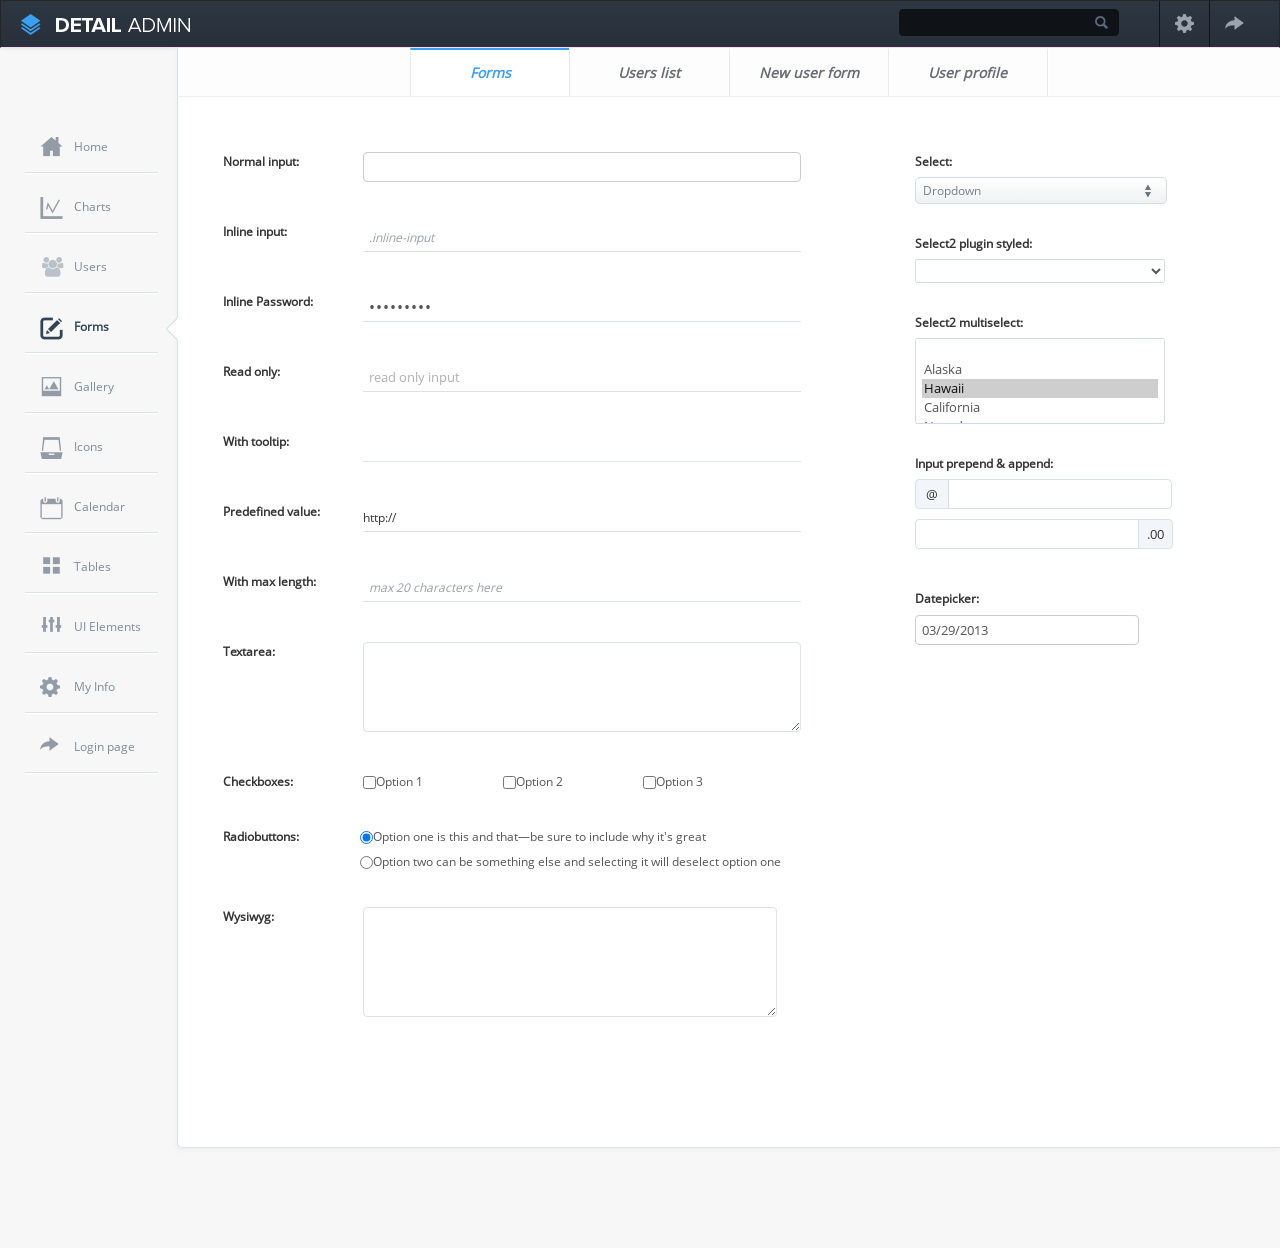
<file: form-showcase.html>
<!DOCTYPE html>
<html>
<head>
	<title>Detail Admin - Form Showcase</title>
    <meta http-equiv="Content-Type" content="text/html; charset=utf-8">
	<meta name="viewport" content="width=device-width, initial-scale=1.0">
	
    <!-- bootstrap -->
    <link href="css/bootstrap/bootstrap.css" rel="stylesheet">
    <link href="css/bootstrap/bootstrap-responsive.css" rel="stylesheet">
    <link href="css/bootstrap/bootstrap-overrides.css" type="text/css" rel="stylesheet">

    <!-- libraries -->
    <link href="css/lib/bootstrap-wysihtml5.css" type="text/css" rel="stylesheet">
    <link href="css/lib/uniform.default.css" type="text/css" rel="stylesheet">
    <link href="css/lib/select2.css" type="text/css" rel="stylesheet">
    <link href="css/lib/bootstrap.datepicker.css" type="text/css" rel="stylesheet">
    <link href="css/lib/font-awesome.css" type="text/css" rel="stylesheet" />

    <!-- global styles -->
    <link rel="stylesheet" type="text/css" href="css/layout.css">
    <link rel="stylesheet" type="text/css" href="css/elements.css">
    <link rel="stylesheet" type="text/css" href="css/icons.css">
    
    <!-- this page specific styles -->
    <link rel="stylesheet" href="css/compiled/form-showcase.css" type="text/css" media="screen" />

    <!-- open sans font -->
    <link href='font/OpenSans.css' rel='stylesheet' type='text/css'>

    <!--[if lt IE 9]>
      <script src="js/html5.js"></script>
    <![endif]-->
</head>
<body>

    <!-- navbar -->
    <div class="navbar navbar-inverse">
        <div class="navbar-inner">
            <a class="brand" href="index.html"><img src="img/logo.png"></a>
            
            <!-- shows same menu as sidebar but for mobile devices -->
            <button type="button" class="btn btn-navbar visible-phone" data-toggle="collapse" data-target=".nav-collapse">
                <span class="icon-bar"></span>
                <span class="icon-bar"></span>
                <span class="icon-bar"></span>
            </button>            
            <div class="nav-collapse collapse visible-phone mobile-menu">
                <ul class="nav">
                    <li><a href="index.html">Home</a></li>
                    <li><a href="chart-showcase.html">Charts</a></li>
                    <li><a href="user-list.html">Users</a></li>
                    <li class="active"><a href="form-showcase.html">Forms</a></li>
                    <li><a href="gallery.html">Gallery</a></li>
                    <li><a href="icons.html">Icons</a></li>
                    <li><a href="calendar.html">Calendar</a></li>
                    <li><a href="event-list.html">Tables</a></li>
                    <li><a href="ui-elements.html">UI Elements</a></li>
                </ul>
            </div>
            <!-- end navbar for mobile devices -->

            <ul class="nav pull-right">
                <li class="hidden-phone">
                    <input class="search" type="text" />
                </li>
                <li class="settings">
                    <a href="personal-info.html" role="button">
                        <span class="navbar_icon"></span>
                    </a>
                </li>
                <li id="fat-menu" class="dropdown">
                    <a href="signin.html" role="button" class="logout">
                        <span class="navbar_icon"></span>
                    </a>
                </li>
            </ul>
        </div>
    </div>
    <!-- end navbar -->

    <!-- sidebar -->
    <div id="sidebar-nav" class="hidden-phone">
        <ul id="dashboard-menu">
            <li class="">
                <a class="tab1" href="index.html">
                    <i class="sidebar-home"></i>
                    <span>Home</span>
                </a>
            </li>
            <li class="">
                <a class="tab2" href="chart-showcase.html">
                    <i class="sidebar-charts"></i>
                    <span>Charts</span>
                </a>
            </li>
            <li class="">
                <a class="tab2" href="user-list.html">
                    <i class="icon-group"></i>
                    <span>Users</span>
                </a>
            </li>
            <li class="active">
                <div class="pointer">
                    <div class="arrow"></div>
                    <div class="arrow_border"></div>
                </div>
                <a class="tab3" href="form-showcase.html">
                    <i class="sidebar-forms"></i>
                    <span>Forms</span>
                </a>
            </li>
            <li class="">
                <a class="tab4" href="gallery.html">
                    <i class="sidebar-gallery"></i>
                    <span>Gallery</span>
                </a>
            </li>
            <li class="">
                <a class="tab5" href="icons.html">
                    <i class="sidebar-widgets"></i>
                    <span>Icons</span>
                </a>
            </li>
            <li class="">
                <a class="tab6" href="calendar.html">
                    <i class="sidebar-calendar"></i>
                    <span>Calendar</span>
                </a>
            </li>
            <li class="">
                <a class="tab7" href="event-list.html">
                    <i class="sidebar-tables"></i>
                    <span>Tables</span>
                </a>
            </li>
            <li class="">
                <a class="tab8" href="ui-elements.html">
                    <i class="sidebar-ui"></i>
                    <span>UI Elements</span>
                </a>
            </li>
            <li class="">
                <a class="tab9" href="personal-info.html">
                    <i class="sidebar-gear"></i>
                    <span>My Info</span>
                </a>
            </li>
            <li class="">
                <a class="tab10" href="signin.html">
                    <i class="sidebar-logout"></i>
                    <span>Login page</span>
                </a>
            </li>
        </ul>
    </div>
    <!-- end sidebar -->

	<!-- main container -->
    <div class="content">
        <div class="pointer">
            <div class="arrow"></div>
            <div class="arrow_border"></div>
        </div>
        <div class="container-fluid">
            <!-- tabs to navigate through forms related pages -->
            <div id="tabs-wrapper">
                <div class="row-fluid">
                    <a class="span2 tab active" href="form-showcase.html">
                        Forms
                    </a>
                    <a class="span2 tab" href="user-list.html">
                        Users list
                    </a>
                    <a class="span2 tab" href="new-user.html">
                        New user form
                    </a>
                    <a class="span2 tab" href="user-profile.html">
                        User profile
                    </a>
                </div>
            </div>

            <div id="pad-wrapper" class="form-page">
                <div class="row-fluid form-wrapper">
                    <!-- left column -->
                    <div class="span8 column">
                        <form>
                            <div class="field-box">
                                <label>Normal input:</label>
                                <input class="span8" type="text" />
                            </div>
                            <div class="field-box">
                                <label>Inline input:</label>
                                <input class="span8 inline-input" placeholder=".inline-input" type="text">
                            </div>                            
                            <div class="field-box">
                                <label>Inline Password:</label>
                                <input class="span8 inline-input" type="password" value="blablabla" />
                            </div>
                            <div class="field-box">
                                <label>Read only:</label>
                                <input class="span8 inline-input" type="text" 
                                    readonly="readonly" value="read only input">
                            </div>
                            <div class="field-box">
                                <label>With tooltip:</label>
                                <input class="span8 inline-input" data-toggle="tooltip" data-trigger="focus" title="Please insert a valid email address" data-placement="right" type="text" />
                            </div>
                            <div class="field-box">
                                <label>Predefined value:</label>
                                <div class="predefined">
                                    <span class="value">http://</span>
                                    <input class="span8 inline-input" type="text">
                                </div>                                
                            </div>
                            <div class="field-box">
                                <label>With max length:</label>
                                <input class="span8 inline-input" type="text" placeholder="max 20 characters here" maxlength="20" />
                            </div>                            
                            <div class="field-box">
                                <label>Textarea:</label>
                                <textarea class="span8" rows="4"></textarea>
                            </div>
                            <div class="field-box">
                                <label>Checkboxes:</label>
                                <label class="checkbox">
                                    <input type="checkbox" /> Option 1
                                </label>
                                <label class="checkbox">
                                    <input type="checkbox" /> Option 2
                                </label>
                                <label class="checkbox">
                                    <input type="checkbox" /> Option 3
                                </label>
                            </div>
                            <div class="field-box">
                                <label>Radiobuttons:</label>
                                <div class="span8">
                                    <label class="radio">
                                        <input type="radio" name="optionsRadios" id="optionsRadios1" value="option1" checked>
                                        Option one is this and that—be sure to include why it's great
                                    </label>
                                    <label class="radio">
                                        <input type="radio" name="optionsRadios" id="optionsRadios2" value="option2">
                                        Option two can be something else and selecting it will deselect option one
                                    </label>
                                </div>                                
                            </div>
                            <div class="field-box">
                                <label>Wysiwyg:</label>
                                <div class="wysi-column">
                                    <textarea id="wysi" class="span10 wysihtml5" rows="5"></textarea>
                                </div>
                            </div>
                        </form>
                    </div>

                    <!-- right column -->
                    <div class="span4 column pull-right">
                        <form>
                            <div class="field-box">
                                <label>Select:</label>
                                <div class="ui-select">
                                    <select>
                                        <option selected>Dropdown</option>
                                        <option>Custom selects</option>
                                        <option>Pure css styles</option>
                                    </select>
                                </div>
                            </div>
                            <div class="field-box">
                                <label>Select2 plugin styled:</label>
                                <select style="width:250px" class="select2">
                                    <option></option>
                                    <option value="AK">Alaska</option>
                                    <option value="HI">Hawaii</option>
                                    <option value="CA">California</option>
                                    <option value="NV">Nevada</option>
                                    <option value="OR">Oregon</option>
                                    <option value="WA">Washington</option>
                                    <option value="AZ">Arizona</option>
                                    <option value="CO">Colorado</option>
                                    <option value="ID">Idaho</option>
                                    <option value="MT">Montana</option>
                                    <option value="NE">Nebraska</option>
                                    <option value="NM">New Mexico</option>
                                    <option value="ND">North Dakota</option>
                                    <option value="UT">Utah</option>
                                    <option value="WY">Wyoming</option>
                                    <option value="AL">Alabama</option>
                                    <option value="AR">Arkansas</option>
                                    <option value="IL">Illinois</option>
                                    <option value="IA">Iowa</option>
                                    <option value="KS">Kansas</option>
                                    <option value="KY">Kentucky</option>
                                    <option value="LA">Louisiana</option>
                                    <option value="MN">Minnesota</option>
                                    <option value="MS">Mississippi</option>
                                    <option value="MO">Missouri</option>
                                    <option value="OK">Oklahoma</option>
                                    <option value="SD">South Dakota</option>
                                    <option value="TX">Texas</option>
                                    <option value="TN">Tennessee</option>
                                    <option value="WI">Wisconsin</option>
                                    <option value="CT">Connecticut</option>
                                    <option value="DE">Delaware</option>
                                    <option value="FL">Florida</option>
                                    <option value="GA">Georgia</option>
                                    <option value="IN">Indiana</option>
                                    <option value="ME">Maine</option>
                                    <option value="MD">Maryland</option>
                                    <option value="MA">Massachusetts</option>
                                    <option value="MI">Michigan</option>
                                    <option value="NH">New Hampshire</option>
                                    <option value="NJ">New Jersey</option>
                                    <option value="NY">New York</option>
                                    <option value="NC">North Carolina</option>
                                    <option value="OH">Ohio</option>
                                    <option value="PA">Pennsylvania</option>
                                    <option value="RI">Rhode Island</option>
                                    <option value="SC">South Carolina</option>
                                    <option value="VT">Vermont</option>
                                    <option value="VA">Virginia</option>
                                    <option value="WV">West Virginia</option>
                                </select>
                            </div>
                            <div class="field-box">
                                <label>Select2 multiselect:</label>
                                <select style="width:250px" multiple class="select2">
                                    <option></option>
                                    <option value="AK">Alaska</option>
                                    <option value="HI" selected>Hawaii</option>
                                    <option value="CA">California</option>
                                    <option value="NV">Nevada</option>
                                    <option value="OR">Oregon</option>
                                    <option value="WA">Washington</option>
                                    <option value="AZ">Arizona</option>
                                    <option value="CO">Colorado</option>
                                    <option value="ID">Idaho</option>
                                    <option value="MT">Montana</option>
                                    <option value="NE">Nebraska</option>
                                    <option value="NM">New Mexico</option>
                                    <option value="ND">North Dakota</option>
                                    <option value="UT">Utah</option>
                                    <option value="WY">Wyoming</option>
                                    <option value="AL">Alabama</option>
                                    <option value="AR">Arkansas</option>
                                    <option value="IL">Illinois</option>
                                    <option value="IA">Iowa</option>
                                    <option value="KS">Kansas</option>
                                    <option value="KY">Kentucky</option>
                                    <option value="LA">Louisiana</option>
                                    <option value="MN">Minnesota</option>
                                    <option value="MS">Mississippi</option>
                                    <option value="MO">Missouri</option>
                                    <option value="OK">Oklahoma</option>
                                    <option value="SD">South Dakota</option>
                                    <option value="TX">Texas</option>
                                    <option value="TN">Tennessee</option>
                                    <option value="WI">Wisconsin</option>
                                    <option value="CT">Connecticut</option>
                                    <option value="DE">Delaware</option>
                                    <option value="FL">Florida</option>
                                    <option value="GA">Georgia</option>
                                    <option value="IN">Indiana</option>
                                    <option value="ME">Maine</option>
                                    <option value="MD">Maryland</option>
                                    <option value="MA">Massachusetts</option>
                                    <option value="MI">Michigan</option>
                                    <option value="NH">New Hampshire</option>
                                    <option value="NJ">New Jersey</option>
                                    <option value="NY">New York</option>
                                    <option value="NC">North Carolina</option>
                                    <option value="OH">Ohio</option>
                                    <option value="PA">Pennsylvania</option>
                                    <option value="RI">Rhode Island</option>
                                    <option value="SC">South Carolina</option>
                                    <option value="VT">Vermont</option>
                                    <option value="VA">Virginia</option>
                                    <option value="WV">West Virginia</option>
                                </select>
                            </div>
                            <div class="field-box">
                                <label>Input prepend & append:</label>
                                <div class="input-prepend">
                                    <span class="add-on">@</span>
                                    <input class="input-large" type="text" />
                                </div>
                                <div class="input-append">
                                    <input class="input-large" type="text" />
                                    <span class="add-on">.00</span>
                                </div>
                            </div>
                            <div class="field-box">
                                <label>Datepicker:</label>
                                <input type="text" value="03/29/2013" class="input-large datepicker" />
                            </div>
                        </form>
                    </div>
                </div>
            </div>
        </div>
    </div>
    <!-- end main container -->

	<!-- scripts for this page -->
    <script src="js/wysihtml5-0.3.0.js"></script>
    <script src="js/jquery-latest.js"></script>
    <script src="js/bootstrap.min.js"></script>
    <script src="js/bootstrap-wysihtml5-0.0.2.js"></script>
    <script src="js/bootstrap.datepicker.js"></script>
    <script src="js/jquery.uniform.min.js"></script>
    <script src="js/select2.min.js"></script>
    <script src="js/theme.js"></script>

    <!-- call this page plugins -->
    <script type="text/javascript">
        $(function () {

            // add uniform plugin styles to html elements
            $("input:checkbox, input:radio").uniform();

            // select2 plugin for select elements
            $(".select2").select2({
                placeholder: "Select a State"
            });

            // datepicker plugin
            $('.datepicker').datepicker().on('changeDate', function (ev) {
                $(this).datepicker('hide');
            });

            // wysihtml5 plugin on textarea
            $(".wysihtml5").wysihtml5({
                "font-styles": false
            });
        });
    </script>
</body>
</html>
</file>
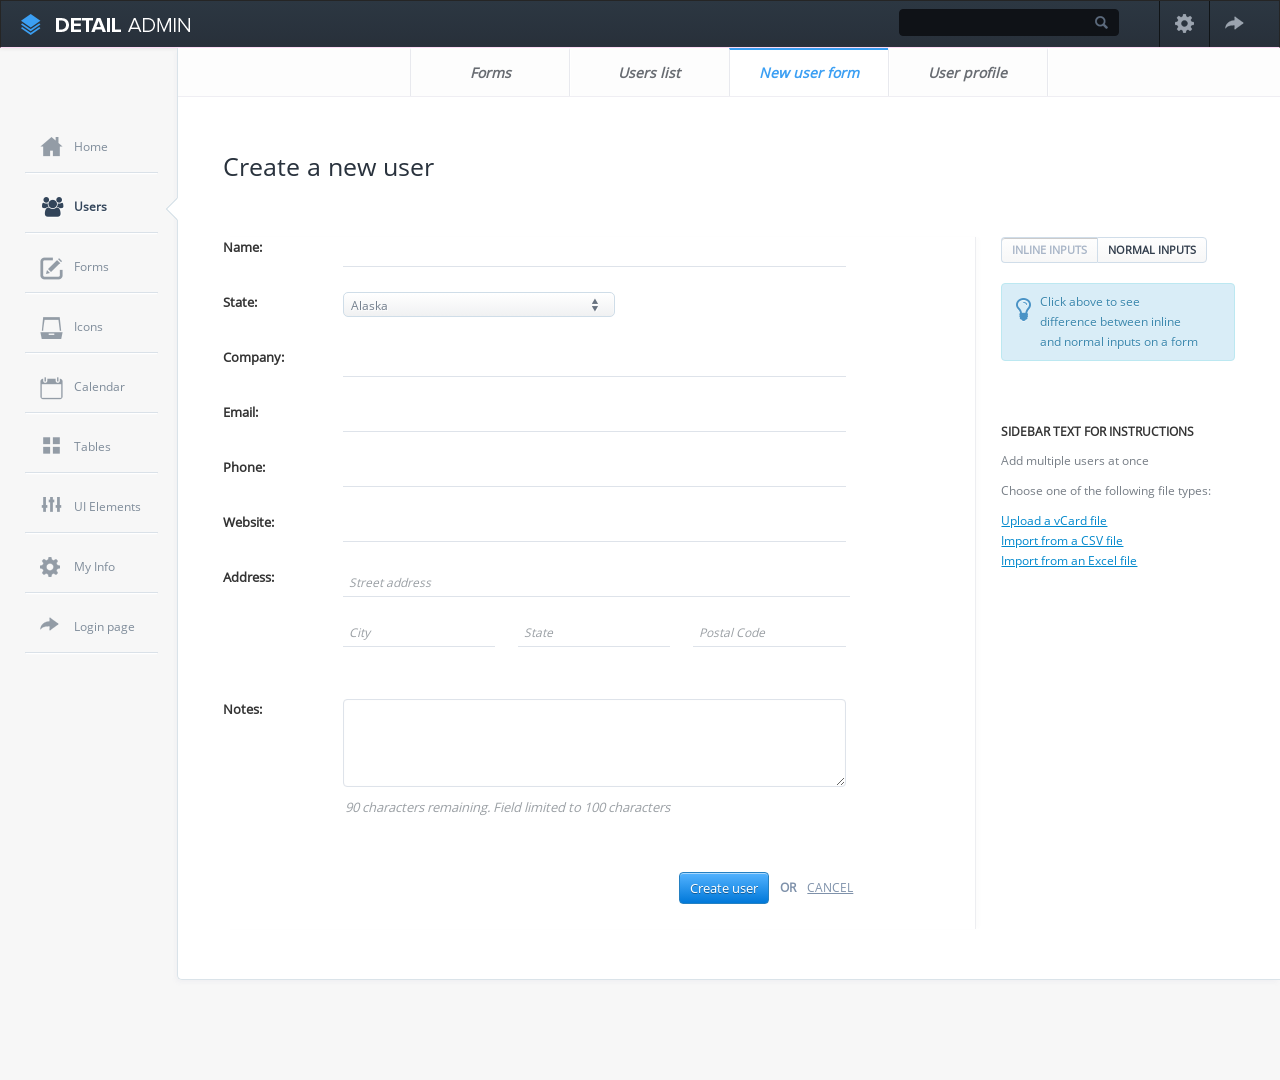
<file: new-user.html>
<!DOCTYPE html>
<html>
<head>
	<title>Hapi Pet - New User Form</title>
    <meta http-equiv="Content-Type" content="text/html; charset=utf-8">
	<meta name="viewport" content="width=device-width, initial-scale=1.0">
	
    <!-- bootstrap -->
    <link href="css/bootstrap/bootstrap.css" rel="stylesheet">
    <link href="css/bootstrap/bootstrap-responsive.css" rel="stylesheet">
    <link href="css/bootstrap/bootstrap-overrides.css" type="text/css" rel="stylesheet">

    <!-- global styles -->
    <link rel="stylesheet" type="text/css" href="css/layout.css">
    <link rel="stylesheet" type="text/css" href="css/elements.css">
    <link rel="stylesheet" type="text/css" href="css/icons.css">

    <!-- libraries -->
    <link rel="stylesheet" type="text/css" href="css/lib/font-awesome.css">
    
    <!-- this page specific styles -->
    <link rel="stylesheet" href="css/compiled/new-user.css" type="text/css" media="screen" />

    <!-- open sans font -->
    <link href='font/OpenSans.css' rel='stylesheet' type='text/css'>

    <!--[if lt IE 9]>
      <script src="js/html5.js"></script>
    <![endif]-->
</head>
<body>

    <!-- navbar -->
    <div class="navbar navbar-inverse">
        <div class="navbar-inner">
            <a class="brand" href="index.html"><img src="img/logo.png"></a>

            <!-- shows same menu as sidebar but for mobile devices -->
            <button type="button" class="btn btn-navbar visible-phone" data-toggle="collapse" data-target=".nav-collapse">
                <span class="icon-bar"></span>
                <span class="icon-bar"></span>
                <span class="icon-bar"></span>
            </button>
            <div class="nav-collapse collapse visible-phone mobile-menu">
                <ul class="nav">
                    <li><a href="index.html">Home</a></li>
                    <li class="active"><a href="user-list.html">Users</a></li>
                    <li><a href="form-showcase.html">Forms</a></li>
                    <li><a href="icons.html">Icons</a></li>
                    <li><a href="calendar.html">Calendar</a></li>
                    <li><a href="event-list.html">Tables</a></li>
                    <li><a href="ui-elements.html">UI Elements</a></li>
                </ul>
            </div>
            <!-- end navbar for mobile devices -->

            <ul class="nav pull-right">
                <li class="hidden-phone">
                    <input class="search" type="text" />
                </li>
                <li class="settings">
                    <a href="personal-info.html" role="button">
                        <span class="navbar_icon"></span>
                    </a>
                </li>
                <li id="fat-menu" class="dropdown">
                    <a href="signin.html" role="button" class="logout">
                        <span class="navbar_icon"></span>
                    </a>
                </li>
            </ul>
            
        </div>
    </div>
    <!-- end navbar -->

    <!-- sidebar -->
    <div id="sidebar-nav" class="hidden-phone">
        <ul id="dashboard-menu">
            <li class="">
                <a class="tab1" href="index.html">
                    <i class="sidebar-home"></i>
                    <span>Home</span>
                </a>
            </li>
            <li class="active">
                <div class="pointer">
                    <div class="arrow"></div>
                    <div class="arrow_border"></div>
                </div>
                <a class="tab2" href="user-list.html">
                    <i class="icon-group"></i>
                    <span>Users</span>
                </a>
            </li>
            <li class="">
                <a class="tab3" href="form-showcase.html">
                    <i class="sidebar-forms"></i>
                    <span>Forms</span>
                </a>
            </li>
            <li class="">
                <a class="tab5" href="icons.html">
                    <i class="sidebar-widgets"></i>
                    <span>Icons</span>
                </a>
            </li>
            <li class="">
                <a class="tab6" href="calendar.html">
                    <i class="sidebar-calendar"></i>
                    <span>Calendar</span>
                </a>
            </li>
            <li class="">
                <a class="tab7" href="event-list.html">
                    <i class="sidebar-tables"></i>
                    <span>Tables</span>
                </a>
            </li>
            <li class="">
                <a class="tab8" href="ui-elements.html">
                    <i class="sidebar-ui"></i>
                    <span>UI Elements</span>
                </a>
            </li>
            <li class="">
                <a class="tab9" href="personal-info.html">
                    <i class="sidebar-gear"></i>
                    <span>My Info</span>
                </a>
            </li>
            <li class="">
                <a class="tab10" href="signin.html">
                    <i class="sidebar-logout"></i>
                    <span>Login page</span>
                </a>
            </li>
        </ul>
    </div>
    <!-- end sidebar -->

	<!-- main container -->
    <div class="content">
        <div class="pointer">
            <div class="arrow"></div>
            <div class="arrow_border"></div>
        </div>
        <div class="container-fluid">
            <!-- tabs to navigate through forms related pages -->
            <div id="tabs-wrapper">
                <div class="row-fluid">
                    <a class="span2 tab" href="form-showcase.html">
                        Forms
                    </a>
                    <a class="span2 tab" href="user-list.html">
                        Users list
                    </a>
                    <a class="span2 tab active" href="new-user.html">
                        New user form
                    </a>
                    <a class="span2 tab" href="user-profile.html">
                        User profile
                    </a>
                </div>
            </div>

            <div id="pad-wrapper" class="new-user">
                <div class="row-fluid header">
                    <h3>Create a new user</h3>
                </div>

                <div class="row-fluid form-wrapper">
                    <!-- left column -->
                    <div class="span9 with-sidebar">
                        <div class="container">
                            <form class="new_user_form inline-input">
                                <div class="span12 field-box">
                                    <label>Name:</label>
                                    <input class="span9" type="text">
                                </div>
                                <div class="span12 field-box">
                                    <label>State:</label>
                                    <div class="ui-select span5">
                                        <select>
                                            <option value="AK">Alaska</option>
                                            <option value="HI">Hawaii</option>
                                            <option value="CA">California</option>
                                            <option value="NV">Nevada</option>
                                            <option value="OR">Oregon</option>
                                            <option value="WA">Washington</option>
                                            <option value="AZ">Arizona</option>
                                        </select>
                                    </div>
                                </div>
                                <div class="span12 field-box">
                                    <label>Company:</label>
                                    <input class="span9" type="text">
                                </div>
                                <div class="span12 field-box">
                                    <label>Email:</label>
                                    <input class="span9" type="text">
                                </div>
                                <div class="span12 field-box">
                                    <label>Phone:</label>
                                    <input class="span9" type="text">
                                </div>
                                <div class="span12 field-box">
                                    <label>Website:</label>
                                    <input class="span9" type="text">
                                </div>
                                <div class="span12 field-box">
                                    <label>Address:</label>
                                    <div class="address-fields">
                                        <input class="span12" type="text" placeholder="Street address">
                                        <input class="span12 small" type="text" placeholder="City">
                                        <input class="span12 small" type="text" placeholder="State">
                                        <input class="span12 small last" type="text" placeholder="Postal Code">
                                    </div>
                                </div>
                                <div class="span12 field-box textarea">
                                    <label>Notes:</label>
                                    <textarea class="span9"></textarea>
                                    <span class="charactersleft">90 characters remaining. Field limited to 100 characters</span>
                                </div>
                                <div class="span11 field-box actions">
                                    <input type="button" class="btn-glow primary" value="Create user">
                                    <span>OR</span>
                                    <input type="reset" value="Cancel" class="reset">
                                </div>
                            </form>
                        </div>
                    </div>

                    <!-- side right column -->
                    <div class="span3 form-sidebar pull-right">
                        <div class="btn-group toggle-inputs hidden-tablet">
                            <button class="glow left active" data-input="inline">INLINE INPUTS</button>
                            <button class="glow right" data-input="normal">NORMAL INPUTS</button>
                        </div>
                        <div class="alert alert-info hidden-tablet">
                            <i class="icon-lightbulb pull-left"></i>
                            Click above to see difference between inline and normal inputs on a form
                        </div>                        
                        <h6>Sidebar text for instructions</h6>
                        <p>Add multiple users at once</p>
                        <p>Choose one of the following file types:</p>
                        <ul>
                            <li><a href="#">Upload a vCard file</a></li>
                            <li><a href="#">Import from a CSV file</a></li>
                            <li><a href="#">Import from an Excel file</a></li>
                        </ul>
                    </div>
                </div>
            </div>
        </div>
    </div>
    <!-- end main container -->


	<!-- scripts -->
    <script src="js/jquery-latest.js"></script>
    <script src="js/bootstrap.min.js"></script>
    <script src="js/theme.js"></script>

    <script type="text/javascript">
        $(function () {

            // toggle form between inline and normal inputs
            var $buttons = $(".toggle-inputs button");
            var $form = $("form.new_user_form");

            $buttons.click(function () {
                var mode = $(this).data("input");
                $buttons.removeClass("active");
                $(this).addClass("active");

                if (mode === "inline") {
                    $form.addClass("inline-input");
                } else {
                    $form.removeClass("inline-input");
                }
            });
        });
    </script>
</body>
</html>
</file>
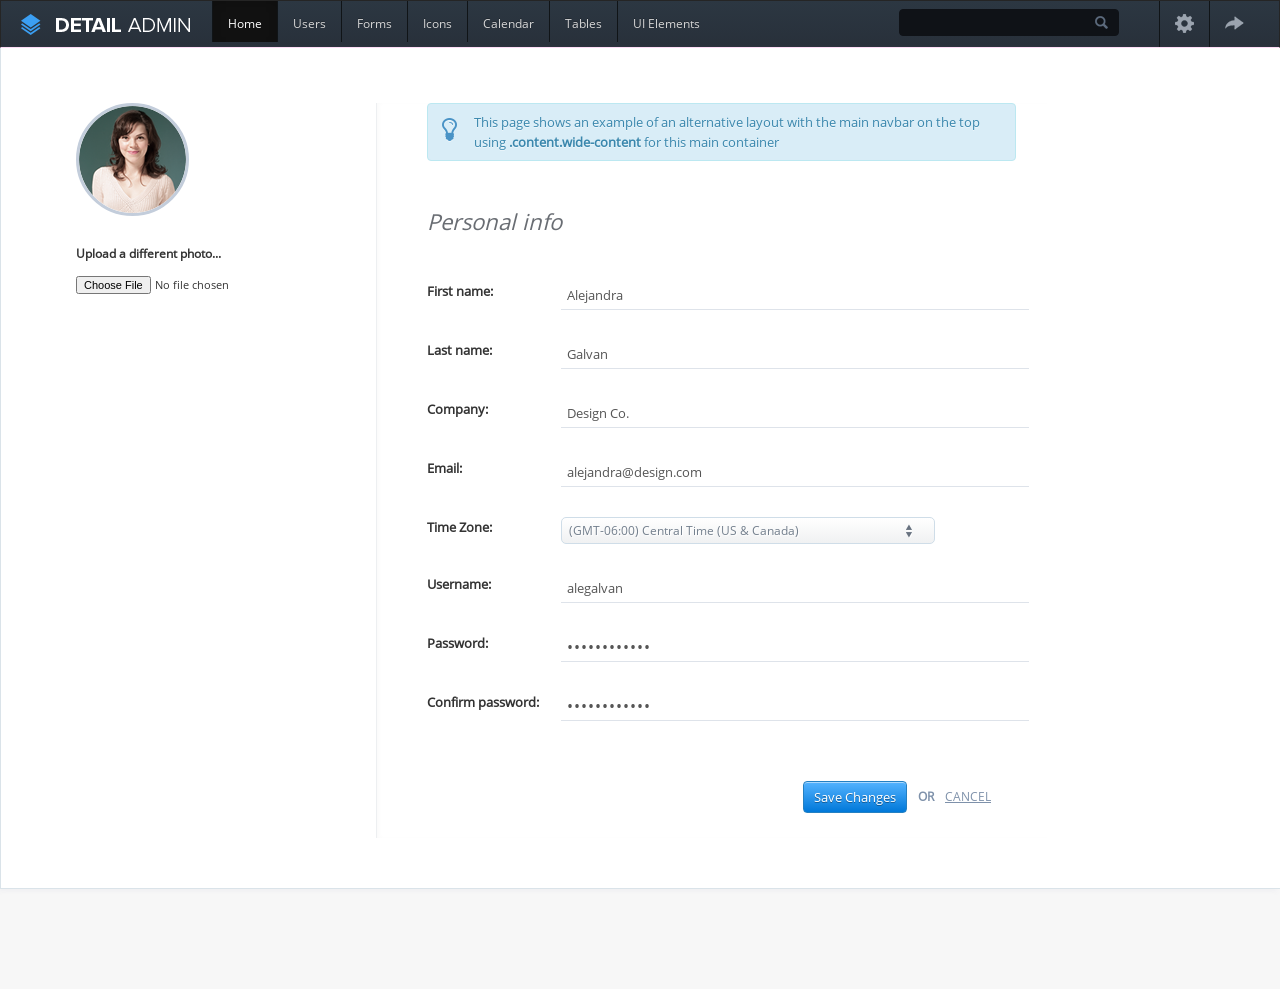
<file: personal-info.html>
<!DOCTYPE html>
<html>
<head>
	<title>Detail Admin - My Info</title>
    <meta http-equiv="Content-Type" content="text/html; charset=utf-8">
	<meta name="viewport" content="width=device-width, initial-scale=1.0">
	
    <!-- bootstrap -->
    <link href="css/bootstrap/bootstrap.css" rel="stylesheet">
    <link href="css/bootstrap/bootstrap-responsive.css" rel="stylesheet">
    <link href="css/bootstrap/bootstrap-overrides.css" type="text/css" rel="stylesheet">

    <!-- global styles -->
    <link rel="stylesheet" type="text/css" href="css/layout.css">
    <link rel="stylesheet" type="text/css" href="css/elements.css">
    <link rel="stylesheet" type="text/css" href="css/icons.css">

    <!-- libraries -->
    <link rel="stylesheet" type="text/css" href="css/lib/font-awesome.css">
    
    <!-- this page specific styles -->
    <link rel="stylesheet" href="css/compiled/personal-info.css" type="text/css" media="screen" />

    <!-- open sans font -->
    <link href='font/OpenSans.css' rel='stylesheet' type='text/css'>

    <!--[if lt IE 9]>
      <script src="js/html5.js"></script>
    <![endif]-->
</head>
<body>

    <!-- navbar -->
    <div class="navbar navbar-inverse">
        <div class="navbar-inner">
            <a class="brand" href="index.html"><img src="img/logo.png"></a>
            <button type="button" class="btn btn-navbar" data-toggle="collapse" data-target=".nav-collapse">
                <span class="icon-bar"></span>
                <span class="icon-bar"></span>
                <span class="icon-bar"></span>
            </button>
            <div class="nav-collapse collapse">
                <ul class="nav">
                    <li class="active"><a href="index.html">Home</a></li>
                    <li><a href="user-list.html">Users</a></li>
                    <li><a href="form-showcase.html">Forms</a></li>
                    <li><a href="icons.html">Icons</a></li>
                    <li><a href="calendar.html">Calendar</a></li>
                    <li><a href="event-list.html">Tables</a></li>
                    <li><a href="ui-elements.html">UI Elements</a></li>
                </ul>
            </div>
            <ul class="nav pull-right">
                <li class="hidden-phone">
                    <input class="search" type="text" />
                </li>
                <li class="settings">
                    <a href="personal-info.html" role="button">
                        <span class="navbar_icon"></span>
                    </a>
                </li>
                <li id="fat-menu" class="dropdown">
                    <a href="signin.html" role="button" class="logout">
                        <span class="navbar_icon"></span>
                    </a>
                </li>
            </ul>
        </div>
    </div>
    <!-- end navbar -->

	<!-- main container .wide-content is used for this layout without sidebar :)  -->
    <div class="content wide-content">
        <div class="container-fluid">
            <div class="settings-wrapper" id="pad-wrapper">
                <!-- avatar column -->
                <div class="span3 avatar-box">
                    <div class="personal-image">
                        <img src="img/personal-info.png" class="avatar img-circle">
                        <p>Upload a different photo...</p>
                        
                        <input type="file" />
                    </div>
                </div>

                <!-- edit form column -->
                <div class="span7 personal-info">
                    <div class="alert alert-info">
                        <i class="icon-lightbulb"></i>
                        This page shows an example of an alternative layout with the main navbar on the top
                        <br> using <strong>.content.wide-content</strong> for this main container
                    </div>
                    <h5 class="personal-title">Personal info</h5>

                    <form>
                        <div class="field-box">
                            <label>First name:</label>
                            <input class="span5 inline-input" type="text" value="Alejandra" />
                        </div>
                        <div class="field-box">
                            <label>Last name:</label>
                            <input class="span5 inline-input" type="text" value="Galvan" />
                        </div>
                        <div class="field-box">
                            <label>Company:</label>
                            <input class="span5 inline-input" type="text" value="Design Co." />
                        </div>
                        <div class="field-box">
                            <label>Email:</label>
                            <input class="span5 inline-input" type="text" value="alejandra@design.com" />
                        </div>
                        <div class="field-box">
                            <label>Time Zone:</label>
                            <div class="ui-select">
                                <select id="user_time_zone" name="user[time_zone]">
                                    <option value="Hawaii">(GMT-10:00) Hawaii</option>
                                    <option value="Alaska">(GMT-09:00) Alaska</option>
                                    <option value="Pacific Time (US &amp; Canada)">(GMT-08:00) Pacific Time (US &amp; Canada)</option>
                                    <option value="Arizona">(GMT-07:00) Arizona</option>
                                    <option value="Mountain Time (US &amp; Canada)">(GMT-07:00) Mountain Time (US &amp; Canada)</option>
                                    <option value="Central Time (US &amp; Canada)" selected="selected">(GMT-06:00) Central Time (US &amp; Canada)</option>
                                    <option value="Eastern Time (US &amp; Canada)">(GMT-05:00) Eastern Time (US &amp; Canada)</option>
                                    <option value="Indiana (East)">(GMT-05:00) Indiana (East)</option>                                    
                                </select>
                            </div>
                        </div>
                        <div class="field-box">
                            <label>Username:</label>
                            <input class="span5 inline-input" type="text" value="alegalvan" />
                        </div>
                        <div class="field-box">
                            <label>Password:</label>
                            <input class="span5 inline-input" type="password" value="blablablabla" />
                        </div>
                        <div class="field-box">
                            <label>Confirm password:</label>
                            <input class="span5 inline-input" type="password" value="blablablabla" />
                        </div>
                        <div class="span6 field-box actions">
                            <input type="button" class="btn-glow primary" value="Save Changes">
                            <span>OR</span>
                            <input type="reset" value="Cancel" class="reset">
                        </div>
                    </form>
                </div>
            </div>
        </div>
    </div>
    <!-- end main container -->


	<!-- scripts -->
    <script src="js/jquery-latest.js"></script>
    <script src="js/bootstrap.min.js"></script>
    <script src="js/theme.js"></script>
</body>
</html>
</file>
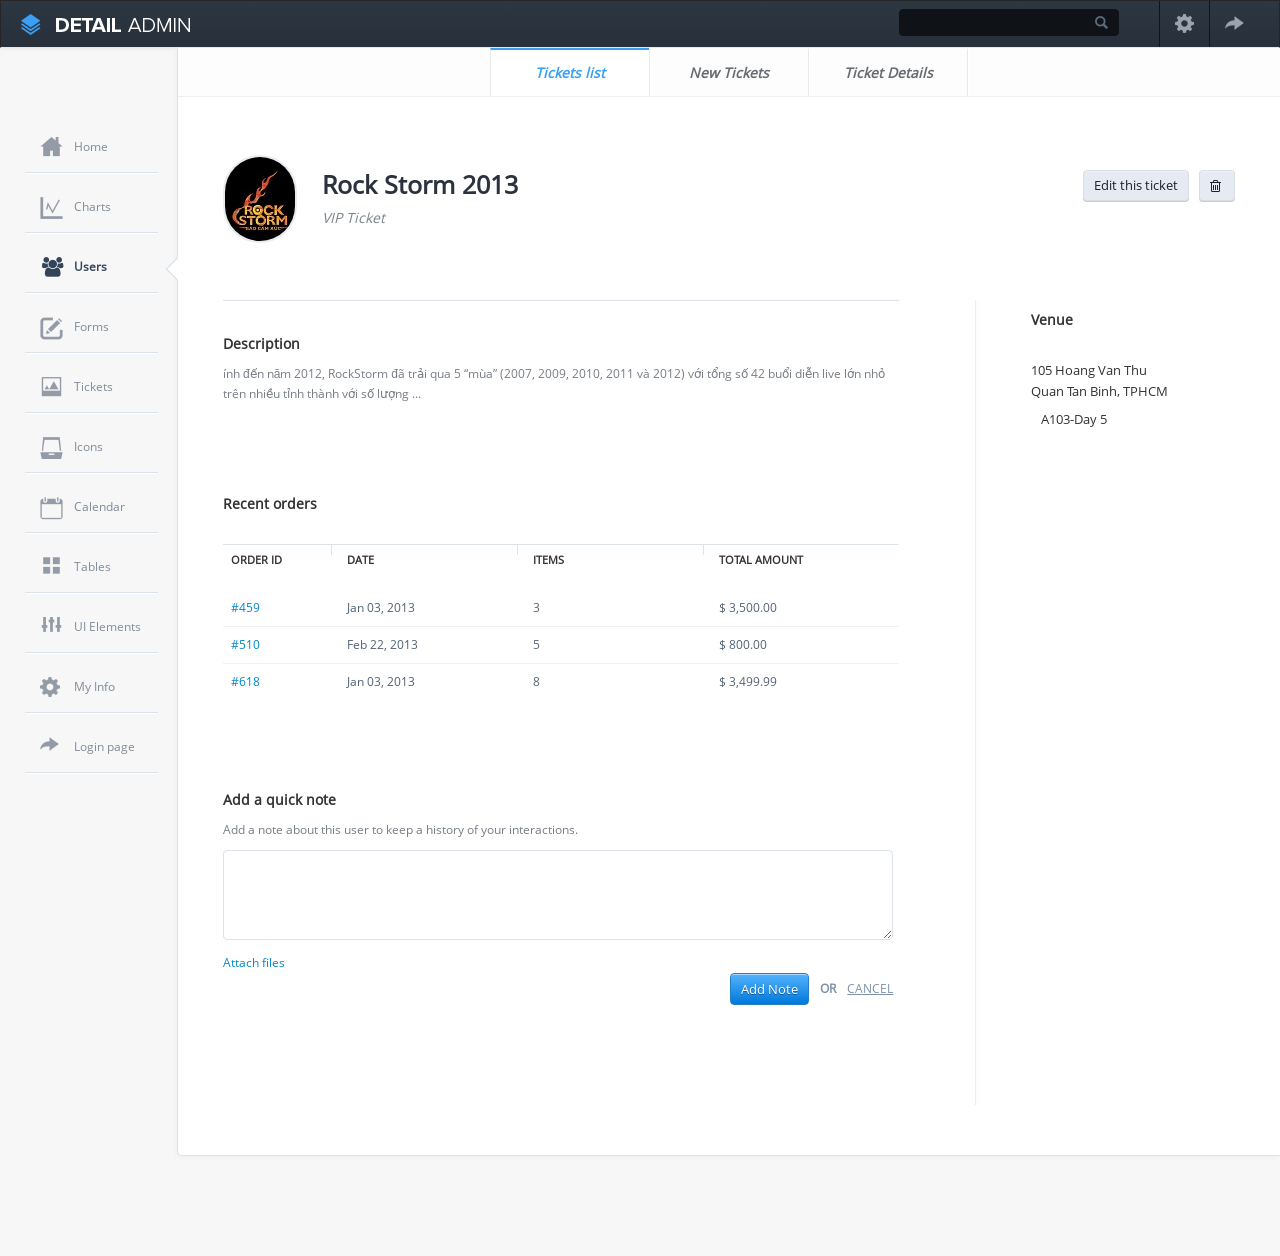
<file: Ticket-detail.html>
<!DOCTYPE html>
<html>
<head>
    <title>Detail Admin - Event Detail</title>
    <meta http-equiv="Content-Type" content="text/html; charset=utf-8">
    <meta name="viewport" content="width=device-width, initial-scale=1.0">

    <!-- bootstrap -->
    <link href="css/bootstrap/bootstrap.css" rel="stylesheet">
    <link href="css/bootstrap/bootstrap-responsive.css" rel="stylesheet">
    <link href="css/bootstrap/bootstrap-overrides.css" type="text/css" rel="stylesheet">

    <!-- libraries -->
    <link href="css/lib/font-awesome.css" type="text/css" rel="stylesheet" />

    <!-- global styles -->
    <link rel="stylesheet" type="text/css" href="css/layout.css">
    <link rel="stylesheet" type="text/css" href="css/elements.css">
    <link rel="stylesheet" type="text/css" href="css/icons.css">

    <!-- this page specific styles -->
    <link rel="stylesheet" href="css/compiled/user-profile.css" type="text/css" media="screen" />

    <!-- open sans font -->
    <link href='font/OpenSans.css' rel='stylesheet' type='text/css'>

    <!--[if lt IE 9]>
    <script src="js/html5.js"></script>
    <![endif]-->
</head>
<body>

<!-- navbar -->
<div class="navbar navbar-inverse">
    <div class="navbar-inner">
        <a class="brand" href="index.html"><img src="img/logo.png"></a>

        <!-- shows same menu as sidebar but for mobile devices -->
        <button type="button" class="btn btn-navbar visible-phone" data-toggle="collapse" data-target=".nav-collapse">
            <span class="icon-bar"></span>
            <span class="icon-bar"></span>
            <span class="icon-bar"></span>
        </button>
        <div class="nav-collapse collapse visible-phone mobile-menu">
            <ul class="nav">
                <li><a href="index.html">Home</a></li>
                <li><a href="chart-showcase.html">Charts</a></li>
                <li class="active"><a href="user-list.html">Users</a></li>
                <li><a href="form-showcase.html">Forms</a></li>
                <li><a href="Ticket-List.html.html">Tickets</a></li>
                <li><a href="icons.html">Icons</a></li>
                <li><a href="calendar.html">Calendar</a></li>
                <li><a href="tables.html">Tables</a></li>
                <li><a href="ui-elements.html">UI Elements</a></li>
            </ul>
        </div>
        <!-- end navbar for mobile devices -->

        <ul class="nav pull-right">
            <li class="hidden-phone">
                <input class="search" type="text" />
            </li>
            <li class="settings">
                <a href="personal-info.html" role="button">
                    <span class="navbar_icon"></span>
                </a>
            </li>
            <li id="fat-menu" class="dropdown">
                <a href="signin.html" role="button" class="logout">
                    <span class="navbar_icon"></span>
                </a>
            </li>
        </ul>

    </div>
</div>
<!-- end navbar -->

<!-- sidebar -->
<div id="sidebar-nav" class="hidden-phone">
    <ul id="dashboard-menu">
        <li class="">
            <a class="tab1" href="index.html">
                <i class="sidebar-home"></i>
                <span>Home</span>
            </a>
        </li>
        <li class="">
            <a class="tab2" href="chart-showcase.html">
                <i class="sidebar-charts"></i>
                <span>Charts</span>
            </a>
        </li>
        <li class="active">
            <div class="pointer">
                <div class="arrow"></div>
                <div class="arrow_border"></div>
            </div>
            <a class="tab2" href="user-list.html">
                <i class="icon-group"></i>
                <span>Users</span>
            </a>
        </li>
        <li class="">
            <a class="tab3" href="form-showcase.html">
                <i class="sidebar-forms"></i>
                <span>Forms</span>
            </a>
        </li>
        <li class="">
            <a class="tab4" href="Ticket-List.html">
                <i class="sidebar-gallery"></i>
                <span>Tickets</span>
            </a>
        </li>
        <li class="">
            <a class="tab5" href="icons.html">
                <i class="sidebar-widgets"></i>
                <span>Icons</span>
            </a>
        </li>
        <li class="">
            <a class="tab6" href="calendar.html">
                <i class="sidebar-calendar"></i>
                <span>Calendar</span>
            </a>
        </li>
        <li class="">
            <a class="tab7" href="tables.html">
                <i class="sidebar-tables"></i>
                <span>Tables</span>
            </a>
        </li>
        <li class="">
            <a class="tab8" href="ui-elements.html">
                <i class="sidebar-ui"></i>
                <span>UI Elements</span>
            </a>
        </li>
        <li class="">
            <a class="tab9" href="personal-info.html">
                <i class="sidebar-gear"></i>
                <span>My Info</span>
            </a>
        </li>
        <li class="">
            <a class="tab10" href="signin.html">
                <i class="sidebar-logout"></i>
                <span>Login page</span>
            </a>
        </li>
    </ul>
</div>
<!-- end sidebar -->


<!-- main container -->
<div class="content">
    <div class="pointer">
        <div class="arrow"></div>
        <div class="arrow_border"></div>
    </div>
    <div class="container-fluid">
        <!-- tabs to navigate through forms related pages -->
        <div id="tabs-wrapper">
            <div class="row-fluid">
                <div class="row-fluid">
                    <a class="span2 tab active" href="Ticket-List.html">
                        Tickets list
                    </a>
                    <a class="span2 tab" href="new-ticket.html">
                        New Tickets
                    </a>
                    <a class="span2 tab" href="Ticket-detail.html">
                        Ticket Details
                    </a>
                </div>
            </div>
        </div>

        <div id="pad-wrapper" class="user-profile">
            <!-- header -->
            <div class="row-fluid header">
                <div class="span8">
                    <img src="img/11dh.jpg  " class="avatar img-circle">
                    <h3 class="name">Rock Storm 2013</h3>
                    <span class="area">VIP Ticket</span>
                </div>
                <a class="btn-flat icon pull-right delete-user" data-toggle="tooltip" title="Delete Ticket" data-placement="top">
                    <i class="icon-trash"></i>
                </a>
                <a class="btn-flat icon large pull-right edit">
                    Edit this ticket
                </a>
            </div>

            <div class="row-fluid profile">
                <!-- bio, new note & orders column -->
                <div class="span9 bio">
                    <div class="profile-box">
                        <!-- biography -->
                        <div class="span12 section">
                            <h6>Description</h6>
                            <p>ính đến năm 2012, RockStorm đã trải qua 5 “mùa” (2007, 2009, 2010, 2011 và 2012) với tổng số 42 buổi diễn live lớn nhỏ trên nhiều tỉnh thành với số lượng ... </p>
                        </div>

                        <h6>Recent orders</h6>
                        <br>
                        <!-- recent orders table -->
                        <table class="table table-hover">
                            <thead>
                            <tr>
                                <th class="span2">
                                    Order ID
                                </th>
                                <th class="span3">
                                    <span class="line"></span>
                                    Date
                                </th>
                                <th class="span3">
                                    <span class="line"></span>
                                    Items
                                </th>
                                <th class="span3">
                                    <span class="line"></span>
                                    Total amount
                                </th>
                            </tr>
                            </thead>
                            <tbody>
                            <!-- row -->
                            <tr class="first">
                                <td>
                                    <a href="#">#459</a>
                                </td>
                                <td>
                                    Jan 03, 2013
                                </td>
                                <td>
                                    3
                                </td>
                                <td>
                                    $ 3,500.00
                                </td>
                            </tr>
                            <tr>
                                <td>
                                    <a href="#">#510</a>
                                </td>
                                <td>
                                    Feb 22, 2013
                                </td>
                                <td>
                                    5
                                </td>
                                <td>
                                    $ 800.00
                                </td>
                            </tr>
                            <tr>
                                <td>
                                    <a href="#">#618</a>
                                </td>
                                <td>
                                    Jan 03, 2013
                                </td>
                                <td>
                                    8
                                </td>
                                <td>
                                    $ 3,499.99
                                </td>
                            </tr>
                            </tbody>
                        </table>

                        <!-- new comment form -->
                        <div class="span12 section comment">
                            <h6>Add a quick note</h6>
                            <p>Add a note about this user to keep a history of your interactions.</p>
                            <textarea></textarea>
                            <a href="#">Attach files</a>
                            <div class="span12 submit-box pull-right">
                                <input type="submit" class="btn-glow primary" value="Add Note">
                                <span>OR</span>
                                <input type="reset" value="Cancel" class="reset">
                            </div>
                        </div>
                    </div>
                </div>

                <!-- side address column -->
                <div class="span3 address pull-right">
                    <h6>Venue</h6>
                    <ul>
                        <li>105 Hoang Van Thu</li>
                        <li>Quan Tan Binh, TPHCM</li>
                        <li class="ico-li">
                            <i class="ico-tasks"></i>
                           A103-Day 5
                        </li>

                    </ul>
                </div>
            </div>
        </div>
    </div>
</div>
<!-- end main container -->


<!-- scripts -->
<script src="js/jquery-latest.js"></script>
<script src="js/bootstrap.min.js"></script>
<script src="js/theme.js"></script>
</body>
</html>
</file>
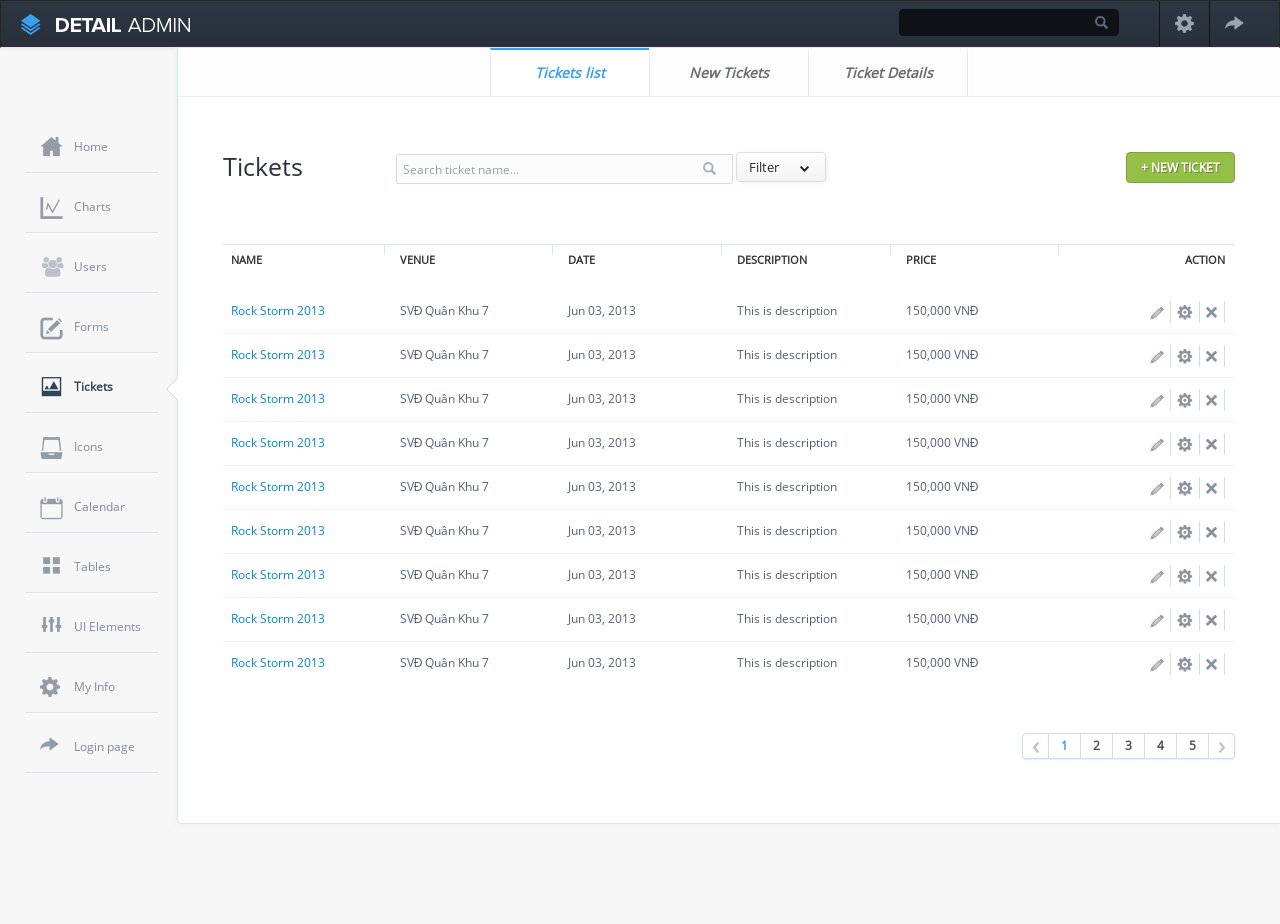
<file: Ticket-List.html>
<!DOCTYPE html>
<html>
<head>
    <title>Detail Admin - ManageTicket</title>
    <meta http-equiv="Content-Type" content="text/html; charset=utf-8">
    <meta name="viewport" content="width=device-width, initial-scale=1.0">

    <!-- bootstrap -->
    <link href="css/bootstrap/bootstrap.css" rel="stylesheet">
    <link href="css/bootstrap/bootstrap-responsive.css" rel="stylesheet">
    <link href="css/bootstrap/bootstrap-overrides.css" type="text/css" rel="stylesheet">

    <!-- global styles -->
    <link rel="stylesheet" type="text/css" href="css/layout.css">
    <link rel="stylesheet" type="text/css" href="css/elements.css">
    <link rel="stylesheet" type="text/css" href="css/icons.css">

    <!-- libraries -->
    <link href="css/lib/font-awesome.css" type="text/css" rel="stylesheet"/>

    <!-- this page specific styles -->
    <link rel="stylesheet" href="css/compiled/ticket.css" type="text/css" media="screen"/>

    <!-- open sans font -->
    <link href='font/OpenSans.css' rel='stylesheet' type='text/css'>

    <!--[if lt IE 9]>
    <script src="js/html5.js"></script>
    <![endif]-->
</head>
<body>

<!-- navbar -->
<div class="navbar navbar-inverse">
    <div class="navbar-inner">
        <a class="brand" href="index.html"><img src="img/logo.png"></a>

        <!-- shows same menu as sidebar but for mobile devices -->
        <button type="button" class="btn btn-navbar visible-phone" data-toggle="collapse" data-target=".nav-collapse">
            <span class="icon-bar"></span>
            <span class="icon-bar"></span>
            <span class="icon-bar"></span>
        </button>
        <div class="nav-collapse collapse visible-phone mobile-menu">
            <ul class="nav">
                <li><a href="index.html">Home</a></li>
                <li><a href="chart-showcase.html">Charts</a></li>
                <li><a href="user-list.html">Users</a></li>
                <li><a href="form-showcase.html">Forms</a></li>
                <li class="active"><a href="Ticket.html">Tickets</a></li>
                <li><a href="icons.html">Icons</a></li>
                <li><a href="calendar.html">Calendar</a></li>
                <li><a href="event-list.html">Tables</a></li>
                <li><a href="ui-elements.html">UI Elements</a></li>
            </ul>
        </div>
        <!-- end navbar for mobile devices -->

        <ul class="nav pull-right">
            <li class="hidden-phone">
                <input class="search" type="text"/>
            </li>
            <li class="settings">
                <a href="personal-info.html" role="button">
                    <span class="navbar_icon"></span>
                </a>
            </li>
            <li id="fat-menu" class="dropdown">
                <a href="signin.html" role="button" class="logout">
                    <span class="navbar_icon"></span>
                </a>
            </li>
        </ul>

    </div>
</div>
<!-- end navbar -->

<!-- sidebar -->
<div id="sidebar-nav" class="hidden-phone">
    <ul id="dashboard-menu">
        <li class="">
            <a class="tab1" href="index.html">
                <i class="sidebar-home"></i>
                <span>Home</span>
            </a>
        </li>
        <li class="">
            <a class="tab2" href="chart-showcase.html">
                <i class="sidebar-charts"></i>
                <span>Charts</span>
            </a>
        </li>
        <li class="">
            <a class="tab2" href="user-list.html">
                <i class="icon-group"></i>
                <span>Users</span>
            </a>
        </li>
        <li class="">
            <a class="tab3" href="form-showcase.html">
                <i class="sidebar-forms"></i>
                <span>Forms</span>
            </a>
        </li>
        <li class="active">
            <div class="pointer">
                <div class="arrow"></div>
                <div class="arrow_border"></div>
            </div>
            <a class="tab4" href="Ticket.html">
                <i class="sidebar-gallery"></i>
                <span>Tickets</span>
            </a>
        </li>
        <li class="">
            <a class="tab5" href="icons.html">
                <i class="sidebar-widgets"></i>
                <span>Icons</span>
            </a>
        </li>
        <li class="">
            <a class="tab6" href="calendar.html">
                <i class="sidebar-calendar"></i>
                <span>Calendar</span>
            </a>
        </li>
        <li class="">
            <a class="tab7" href="event-list.html">
                <i class="sidebar-tables"></i>
                <span>Tables</span>
            </a>
        </li>
        <li class="">
            <a class="tab8" href="ui-elements.html">
                <i class="sidebar-ui"></i>
                <span>UI Elements</span>
            </a>
        </li>
        <li class="">
            <a class="tab9" href="personal-info.html">
                <i class="sidebar-gear"></i>
                <span>My Info</span>
            </a>
        </li>
        <li class="">
            <a class="tab10" href="signin.html">
                <i class="sidebar-logout"></i>
                <span>Login page</span>
            </a>
        </li>
    </ul>
</div>
<!-- end sidebar -->

<!-- main container -->
<div class="content">
<div class="pointer">
    <div class="arrow"></div>
    <div class="arrow_border"></div>
</div>
<div class="container-fluid">
<div id="tabs-wrapper">
    <div class="row-fluid">
        <a class="span2 tab active" href="Ticket-List.html">
            Tickets list
        </a>
        <a class="span2 tab" href="new-ticket.html">
            New Tickets
        </a>
        <a class="span2 tab" href="Ticket-detail.html">
            Ticket Details
        </a>
    </div>
</div>

<div id="pad-wrapper" class="users-list">
<div class="row-fluid header">
    <h3>Tickets</h3>

    <div class="span10 pull-right">
        <input type="text" class="span5 search" placeholder="Search ticket name...">

        <!-- custom popup filter -->
        <!-- styles are located in css/elements.css -->
        <!-- script that enables this dropdown is located in js/theme.js -->
        <div class="ui-dropdown">
            <div class="head" data-toggle="tooltip" title="Click me!">
                Filter
                <i class="arrow-down"></i>
            </div>
            <div class="dialog">
                <div class="pointer">
                    <div class="arrow"></div>
                    <div class="arrow_border"></div>
                </div>
                <div class="body">
                    <p class="title">
                        Show tickets where:
                    </p>

                    <div class="form">
                        <select>
                            <option>Name</option>
                            <option>Quantity</option>
                            <option>Sold</option>
                            <option>New</option>
                        </select>
                        <select>
                            <option>is equal to</option>
                            <option>is not equal to</option>
                            <option>is greater than</option>
                            <option>starts with</option>
                            <option>contains</option>
                        </select>
                        <input type="text"/>
                        <a class="btn-flat small">Add filter</a>
                    </div>
                </div>
            </div>
        </div>

        <a href="new-ticket.html" class="btn-flat success pull-right">
            <span>&#43;</span>
            NEW TICKET
        </a>
    </div>
</div>

<!-- Ticket table -->
<div class="row-fluid table">
<table id="ticket-table" class="table table-hover">
<thead>
<tr>
    <th class="span2 sortable">
        Name
    </th>
    <th class="span2 sortable">
        <span class="line"></span>Venue
    </th>
    <th class="span2 sortable">
        <span class="line"></span>Date
    </th>
    <th class="span2 sortable">
        <span class="line"></span>Description
    </th>
    <th class="span2 sortable">
        <span class="line"></span>Price
    </th>
    <th class="span2 sortable align-right">
        <span class="line"></span>Action
    </th>
</tr>
</thead>
<tbody>
<!-- row -->
<tr class="first">
    <td>
        <a href="Ticket-detail.html" class="name">Rock Storm 2013</a>
    </td>
    <td>
        SVĐ Quân Khu 7
    </td>
    <td>
        Jun 03, 2013
    </td>
    <td>
        This is description
    </td>
    <td>
        150,000 VNĐ
    </td>
    <td class="align-right">
        <ul class="actions">
            <li><i class="table-edit"></i></li>
            <li><i class="table-settings"></i></li>
            <li class="last"><i class="table-delete"></i></li>
        </ul>
    </td>
</tr>
<!-- row -->
<tr>
    <td>
        <a href="Ticket-detail.html" class="name">Rock Storm 2013</a>
    </td>
    <td>
        SVĐ Quân Khu 7
    </td>
    <td>
        Jun 03, 2013
    </td>
    <td>
        This is description
    </td>
    <td>
        150,000 VNĐ
    </td>
    <td class="align-right">
        <ul class="actions">
            <li><i class="table-edit"></i></li>
            <li><i class="table-settings"></i></li>
            <li class="last"><i class="table-delete"></i></li>
        </ul>
    </td>
</tr>
<!-- row -->
<tr>
    <td>
        <a href="Ticket-detail.html" class="name">Rock Storm 2013</a>
    </td>
    <td>
        SVĐ Quân Khu 7
    </td>
    <td>
        Jun 03, 2013
    </td>
    <td>
        This is description
    </td>
    <td>
        150,000 VNĐ
    </td>
    <td class="align-right">
        <ul class="actions">
            <li><i class="table-edit"></i></li>
            <li><i class="table-settings"></i></li>
            <li class="last"><i class="table-delete"></i></li>
        </ul>
    </td>
</tr>
<!-- row -->
<tr>
    <td>
        <a href="Ticket-detail.html" class="name">Rock Storm 2013</a>
    </td>
    <td>
        SVĐ Quân Khu 7
    </td>
    <td>
        Jun 03, 2013
    </td>
    <td>
        This is description
    </td>
    <td>
        150,000 VNĐ
    </td>
    <td class="align-right">
        <ul class="actions">
            <li><i class="table-edit"></i></li>
            <li><i class="table-settings"></i></li>
            <li class="last"><i class="table-delete"></i></li>
        </ul>
    </td>
</tr>
<!-- row -->
<tr>
    <td>
        <a href="Ticket-detail.html" class="name">Rock Storm 2013</a>
    </td>
    <td>
        SVĐ Quân Khu 7
    </td>
    <td>
        Jun 03, 2013
    </td>
    <td>
        This is description
    </td>
    <td>
        150,000 VNĐ
    </td>
    <td class="align-right">
        <ul class="actions">
            <li><i class="table-edit"></i></li>
            <li><i class="table-settings"></i></li>
            <li class="last"><i class="table-delete"></i></li>
        </ul>
    </td>
</tr>
<!-- row -->
<tr>
    <td>
        <a href="Ticket-detail.html" class="name">Rock Storm 2013</a>
    </td>
    <td>
        SVĐ Quân Khu 7
    </td>
    <td>
        Jun 03, 2013
    </td>
    <td>
        This is description
    </td>
    <td>
        150,000 VNĐ
    </td>
    <td class="align-right">
        <ul class="actions">
            <li><i class="table-edit"></i></li>
            <li><i class="table-settings"></i></li>
            <li class="last"><i class="table-delete"></i></li>
        </ul>
    </td>
</tr>
<!-- row -->
<tr>
    <td>
        <a href="Ticket-detail.html" class="name">Rock Storm 2013</a>
    </td>
    <td>
        SVĐ Quân Khu 7
    </td>
    <td>
        Jun 03, 2013
    </td>
    <td>
        This is description
    </td>
    <td>
        150,000 VNĐ
    </td>
    <td class="align-right">
        <ul class="actions">
            <li><i class="table-edit"></i></li>
            <li><i class="table-settings"></i></li>
            <li class="last"><i class="table-delete"></i></li>
        </ul>
    </td>
</tr>
<!-- row -->
<tr>
    <td>
        <a href="Ticket-detail.html" class="name">Rock Storm 2013</a>
    </td>
    <td>
        SVĐ Quân Khu 7
    </td>
    <td>
        Jun 03, 2013
    </td>
    <td>
        This is description
    </td>
    <td>
        150,000 VNĐ
    </td>
    <td class="align-right">
        <ul class="actions">
            <li><i class="table-edit"></i></li>
            <li><i class="table-settings"></i></li>
            <li class="last"><i class="table-delete"></i></li>
        </ul>
    </td>
</tr>
<!-- row -->
<tr>
    <td>
        <a href="Ticket-detail.html" class="name">Rock Storm 2013</a>
    </td>
    <td>
        SVĐ Quân Khu 7
    </td>
    <td>
        Jun 03, 2013
    </td>
    <td>
        This is description
    </td>
    <td>
        150,000 VNĐ
    </td>
    <td class="align-right">
        <ul class="actions">
            <li><i class="table-edit"></i></li>
            <li><i class="table-settings"></i></li>
            <li class="last"><i class="table-delete"></i></li>
        </ul>
    </td>
</tr>
</tbody>
</table>
</div>
<div class="pagination pull-right">
    <ul>
        <li><a href="#">&#8249;</a></li>
        <li><a class="active" href="#">1</a></li>
        <li><a href="#">2</a></li>
        <li><a href="#">3</a></li>
        <li><a href="#">4</a></li>
        <li><a href="#">5</a></li>
        <li><a href="#">&#8250;</a></li>
    </ul>
</div>
<!-- end users table -->
</div>
</div>


</div>
</div>
</div>
<!-- end main container -->


<!-- this page scripts -->
<script src="js/jquery-latest.js"></script>
<script src="js/bootstrap.min.js"></script>
<script src="js/theme.js"></script>
</body>
</html>
</file>
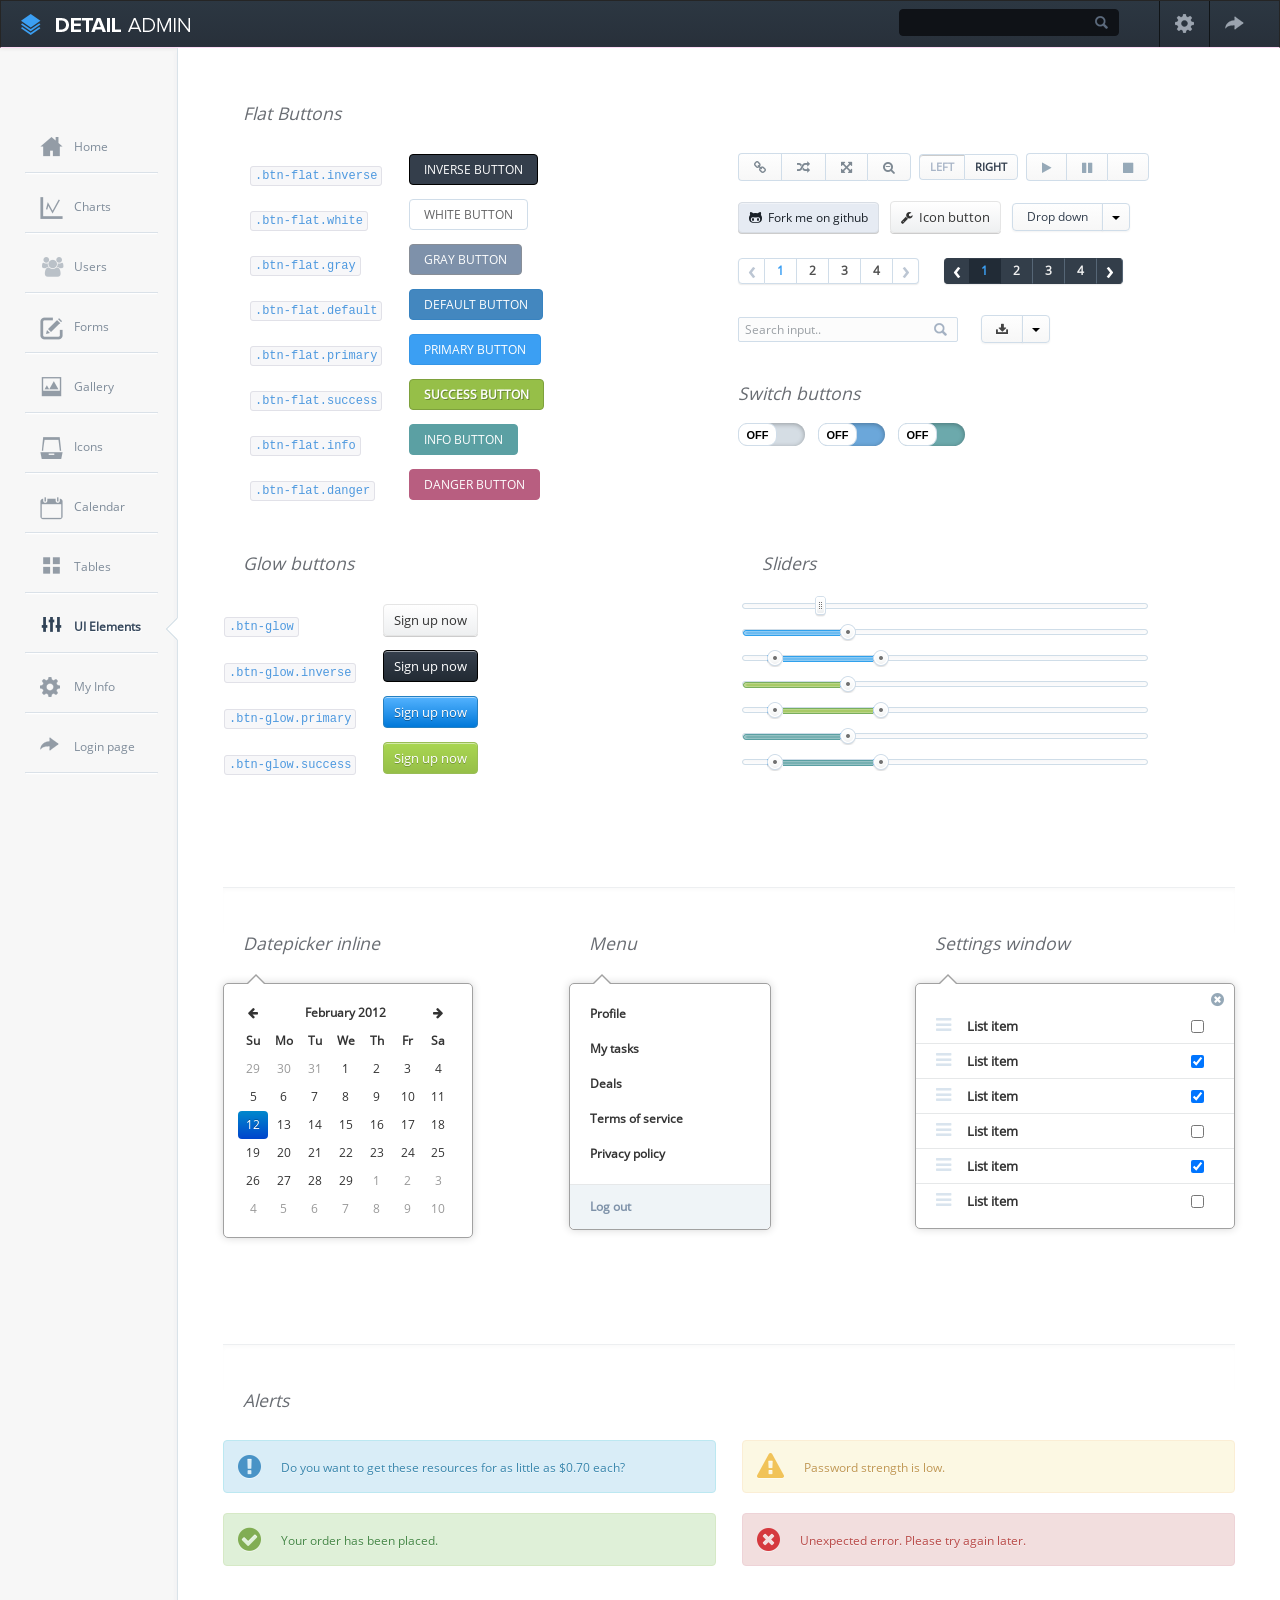
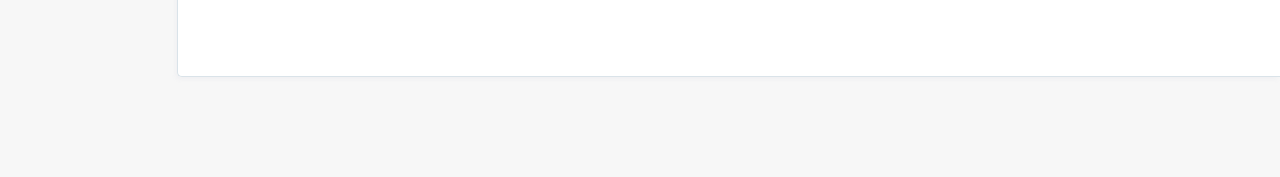
<file: ui-elements.html>
<!DOCTYPE html>
<html>
<head>
	<title>Detail Admin - UI Elements</title>
    <meta http-equiv="Content-Type" content="text/html; charset=utf-8">
	<meta name="viewport" content="width=device-width, initial-scale=1.0">
	
    <!-- bootstrap -->
    <link href="css/bootstrap/bootstrap.css" rel="stylesheet" />
    <link href="css/bootstrap/bootstrap-responsive.css" rel="stylesheet" />
    <link href="css/bootstrap/bootstrap-overrides.css" type="text/css" rel="stylesheet" />

    <!-- libraries -->
    <link href="css/lib/jquery-ui-1.10.2.custom.css" rel="stylesheet" type="text/css" />
    <link href="css/lib/font-awesome.css" type="text/css" rel="stylesheet" />
    <link href="css/lib/bootstrap.datepicker.css" type="text/css" rel="stylesheet">

    <!-- global styles -->
    <link rel="stylesheet" type="text/css" href="css/layout.css">
    <link rel="stylesheet" type="text/css" href="css/compiled/elements.css">
    <link rel="stylesheet" type="text/css" href="css/icons.css">
    
    <!-- this page specific styles -->
    <link rel="stylesheet" href="css/compiled/ui-elements.css" type="text/css" media="screen" />

    <!-- open sans font -->
    <link href='font/OpenSans.css' rel='stylesheet' type='text/css'>

    <!--[if lt IE 9]>
      <script src="js/html5.js"></script>
    <![endif]-->
</head>
<body>

    <!-- navbar -->
    <div class="navbar navbar-inverse">
        <div class="navbar-inner">
            <a class="brand" href="index.html"><img src="img/logo.png"></a>

            <!-- shows same menu as sidebar but for mobile devices -->
            <button type="button" class="btn btn-navbar visible-phone" data-toggle="collapse" data-target=".nav-collapse">
                <span class="icon-bar"></span>
                <span class="icon-bar"></span>
                <span class="icon-bar"></span>
            </button>
            <div class="nav-collapse collapse visible-phone mobile-menu">
                <ul class="nav">
                    <li><a href="index.html">Home</a></li>
                    <li><a href="chart-showcase.html">Charts</a></li>
                    <li><a href="user-list.html">Users</a></li>
                    <li><a href="form-showcase.html">Forms</a></li>
                    <li><a href="gallery.html">Gallery</a></li>
                    <li><a href="icons.html">Icons</a></li>
                    <li><a href="calendar.html">Calendar</a></li>
                    <li><a href="event-list.html">Tables</a></li>
                    <li class="active"><a href="ui-elements.html">UI Elements</a></li>
                </ul>
            </div>
            <!-- end navbar for mobile devices -->

            <ul class="nav pull-right">
                <li class="hidden-phone">
                    <input class="search" type="text" />
                </li>
                <li class="settings">
                    <a href="personal-info.html" role="button">
                        <span class="navbar_icon"></span>
                    </a>
                </li>
                <li id="fat-menu" class="dropdown">
                    <a href="signin.html" role="button" class="logout">
                        <span class="navbar_icon"></span>
                    </a>
                </li>
            </ul>            
        </div>
    </div>
    <!-- end navbar -->

    <!-- sidebar -->
    <div id="sidebar-nav" class="hidden-phone">
        <ul id="dashboard-menu">
            <li class="">
                <a class="tab1" href="index.html">
                    <i class="sidebar-home"></i>
                    <span>Home</span>
                </a>
            </li>
            <li class="">
                <a class="tab2" href="chart-showcase.html">
                    <i class="sidebar-charts"></i>
                    <span>Charts</span>
                </a>
            </li>
            <li class="">
                <a class="tab2" href="user-list.html">
                    <i class="icon-group"></i>
                    <span>Users</span>
                </a>
            </li>
            <li class="">
                <a class="tab3" href="form-showcase.html">
                    <i class="sidebar-forms"></i>
                    <span>Forms</span>
                </a>
            </li>
            <li class="">
                <a class="tab4" href="gallery.html">
                    <i class="sidebar-gallery"></i>
                    <span>Gallery</span>
                </a>
            </li>
            <li class="">
                <a class="tab5" href="icons.html">
                    <i class="sidebar-widgets"></i>
                    <span>Icons</span>
                </a>
            </li>
            <li class="">
                <a class="tab6" href="calendar.html">
                    <i class="sidebar-calendar"></i>
                    <span>Calendar</span>
                </a>
            </li>
            <li class="">
                <a class="tab7" href="event-list.html">
                    <i class="sidebar-tables"></i>
                    <span>Tables</span>
                </a>
            </li>
            <li class="active">
                <div class="pointer">
                    <div class="arrow"></div>
                    <div class="arrow_border"></div>
                </div>
                <a class="tab8" href="ui-elements.html">
                    <i class="sidebar-ui"></i>
                    <span>UI Elements</span>
                </a>
            </li>
            <li class="">
                <a class="tab9" href="personal-info.html">
                    <i class="sidebar-gear"></i>
                    <span>My Info</span>
                </a>
            </li>
            <li class="">
                <a class="tab10" href="signin.html">
                    <i class="sidebar-logout"></i>
                    <span>Login page</span>
                </a>
            </li>
        </ul>
    </div>
    <!-- end sidebar -->

	<!-- main container -->
    <div class="content">
        <div class="pointer">
            <div class="arrow"></div>
            <div class="arrow_border"></div>
        </div>
        <div class="container-fluid">

            <div id="pad-wrapper">
                <div class="row-fluid section btns">
                    <!-- flat buttons -->
                    <!-- these styles are located in css/elements.css -->
                    <!-- they also include .small and .large classes to change their size -->
                    <h4 class="title">Flat Buttons</h4>
                    <div class="span6">
                        <table>
                            <tr>
                                <td><code>.btn-flat.inverse</code></td>
                                <td><a class="btn-flat inverse">INVERSE BUTTON</a></td>
                            </tr>
                            <tr>
                                <td><code>.btn-flat.white</code></td>
                                <td><a class="btn-flat white">WHITE BUTTON</a></td>
                            </tr>
                            <tr>
                                <td><code>.btn-flat.gray</code></td>
                                <td><a class="btn-flat gray">GRAY BUTTON</a></td>
                            </tr>
                            <tr>
                                <td><code>.btn-flat.default</code></td>
                                <td><a class="btn-flat">DEFAULT BUTTON</a></td>
                            </tr>
                            <tr>
                                <td><code>.btn-flat.primary</code></td>
                                <td><a class="btn-flat primary">PRIMARY BUTTON</a></td>
                            </tr>
                            <tr>
                                <td><code>.btn-flat.success</code></td>
                                <td><a class="btn-flat success">SUCCESS BUTTON</a></td>
                            </tr>
                            <tr>
                                <td><code>.btn-flat.info</code></td>
                                <td><a class="btn-flat info">INFO BUTTON</a></td>
                            </tr>
                            <tr>
                                <td><code>.btn-flat.danger</code></td>
                                <td><a class="btn-flat danger">DANGER BUTTON</a></td>
                            </tr>
                        </table>
                    </div>
                    <!-- end flat buttons -->

                    <!-- controls showcase -->
                    <div class="span5">
                        <div class="row ctrls">
                            <div class="btn-group large">
                                <button class="glow left"><i class="icon-link"></i></button>
                                <button class="glow middle"><i class="icon-random"></i></button>
                                <button class="glow middle"><i class="icon-fullscreen"></i></button>
                                <button class="glow right"><i class="icon-zoom-out"></i></button>
                            </div>
                            <div class="btn-group">
                                <button class="glow left active">LEFT</button>
                                <button class="glow right">RIGHT</button>
                            </div>
                            <div class="btn-group large audio">
                                <button class="glow left"><i class="icon-play"></i></button>
                                <button class="glow middle"><i class="icon-pause"></i></button>
                                <button class="glow right"><i class="icon-stop"></i></button>
                            </div>
                        </div>
                        <div class="row ctrls">
                            <div class="btn-flat icon"><i class="icon-github-alt"></i> Fork me on github</div>
                            <div class="btn-glow"><i class="icon-wrench"></i> Icon button</div>                            
                            <div class="btn-group">
                                <button class="btn glow">Drop down</button>
                                <button class="btn glow dropdown-toggle" data-toggle="dropdown">
                                    <span class="caret"></span>
                                </button>
                                <ul class="dropdown-menu">
                                    <li><a href="#">Option one</a></li>
                                    <li><a href="#">Option two</a></li>
                                    <li><a href="#">Option three</a></li>
                                    <li><a href="#">Option four</a></li>
                                </ul>
                            </div>
                        </div>
                        <div class="row ctrls">
                            <div class="pagination pull-left">
                                <ul>
                                    <li><a href="#">&#8249;</a></li>
                                    <li><a class="active" href="#">1</a></li>
                                    <li><a href="#">2</a></li>
                                    <li><a href="#">3</a></li>
                                    <li><a href="#">4</a></li>
                                    <li><a href="#">&#8250;</a></li>
                                </ul>
                            </div>

                            <div class="pagination inverse pull-left">
                                <ul>
                                    <li><a href="#">&#8249;</a></li>
                                    <li><a class="active" href="#">1</a></li>
                                    <li><a href="#">2</a></li>
                                    <li><a href="#">3</a></li>
                                    <li><a href="#">4</a></li>
                                    <li><a href="#">&#8250;</a></li>
                                </ul>
                            </div>
                        </div>
                        <div class="row ctrls">
                            <input class="search" type="text" placeholder="Search input.." />
                            <div class="btn-group settings">
                                <button class="btn glow"><i class="icon-download-alt"></i></button>
                                <button class="btn glow dropdown-toggle" data-toggle="dropdown">
                                    <span class="caret"></span>
                                </button>
                                <ul class="dropdown-menu">
                                    <li><a href="#">Option one</a></li>
                                    <li><a href="#">Option two</a></li>
                                    <li><a href="#">Option three</a></li>
                                    <li><a href="#">Option four</a></li>
                                </ul>
                            </div>
                        </div>
                        <div class="row ctrls">
                            <h4>Switch buttons</h4>
                            <div class="slider-frame">
                                <span data-on-text="ON" data-off-text="OFF" class="slider-button">OFF</span>
                            </div>
                            <div class="slider-frame primary">
                                <span data-on-text="ON" data-off-text="OFF" class="slider-button">OFF</span>
                            </div>
                            <div class="slider-frame info">
                                <span data-on-text="ON" data-off-text="OFF" class="slider-button">OFF</span>
                            </div>
                        </div>                        
                    </div>
                    <!-- end controls showcase -->
                </div>
                <div class="row-fluid section btns">
                    <!-- glow buttons -->
                    <!-- these styles are located in css/elements.css -->
                    <!-- they also include .small and .large classes to change their size -->
                    <div class="span6">
                        <h4 class="title">Glow buttons</h4>
                        <table>
                            <tr>
                                <td><code>.btn-glow</code></td>
                                <td><a class="btn-glow">Sign up now</a></td>
                            </tr>
                            <tr>
                                <td><code>.btn-glow.inverse</code></td>
                                <td><a class="btn-glow inverse">Sign up now</a></td>
                            </tr>
                            <tr>
                                <td><code>.btn-glow.primary</code></td>
                                <td><a class="btn-glow primary">Sign up now</a></td>
                            </tr>
                            <tr>
                                <td><code>.btn-glow.success</code></td>
                                <td><a class="btn-glow success">Sign up now</a></td>
                            </tr>
                        </table>
                    </div>
                    <!-- end glow buttons -->

                    <!-- sliders -->
                    <div class="span5">
                        <h4 class="title">Sliders</h4>
                        <div class="sliders">
                            <div class="slider slider-sample1 vertical-handler"></div>
                            <div class="slider slider-sample2"></div>
                            <div class="slider slider-sample3"></div>
                            <div class="slider success slider-sample2"></div>
                            <div class="slider success slider-sample3"></div>
                            <div class="slider info slider-sample2"></div>
                            <div class="slider info slider-sample3"></div>
                        </div>                        
                    </div>
                    <!-- end sliders -->
                </div>
                <div class="separator"></div>
                <!-- custom dialogs -->
                <div class="row-fluid section dialogs">
                    <div class="span4">
                        <h4>Datepicker inline</h4>
                        <div class="pop-dialog">
                            <div class="pointer">
                                <div class="arrow"></div>
                                <div class="arrow_border"></div>
                            </div>
                            <div class="body">
                                <div id="inline-datepicker" data-date="12-02-2012" data-date-format="dd-mm-yyyy" />
                                </div>
                            </div>
                        </div>
                    </div>
                    <div class="span4">
                        <h4>Menu</h4>
                        <div class="pop-dialog">
                            <div class="pointer">
                                <div class="arrow"></div>
                                <div class="arrow_border"></div>
                            </div>
                            <div class="body">
                                <div class="menu">
                                    <a href="#" class="item">Profile</a>
                                    <a href="#" class="item">My tasks</a>
                                    <a href="#" class="item">Deals</a>
                                    <a href="#" class="item">Terms of service</a>
                                    <a href="#" class="item">Privacy policy</a>
                                    <div class="footer">
                                        <a href="#" class="logout">Log out</a>
                                    </div>
                                </div>
                            </div>
                        </div>
                    </div>
                    <div class="span4">
                        <h4>Settings window</h4>
                        <div class="pop-dialog full">
                            <div class="pointer">
                                <div class="arrow"></div>
                                <div class="arrow_border"></div>
                            </div>
                            <div class="body">                        
                                <div class="settings">
                                    <a href="#" class="close-icon"><i class="icon-remove-sign"></i></a>
                                    <div class="items">
                                        <div class="item">
                                            <i class="icon-reorder"></i>
                                            List item
                                            <input type="checkbox" class="check" />
                                        </div>
                                        <div class="item">
                                            <i class="icon-reorder"></i>
                                            List item
                                            <input type="checkbox" checked="checked" class="check" />
                                        </div>
                                        <div class="item">
                                            <i class="icon-reorder"></i>
                                            List item
                                            <input type="checkbox" checked="checked" class="check" />
                                        </div>
                                        <div class="item">
                                            <i class="icon-reorder"></i>
                                            List item
                                            <input type="checkbox" class="check" />
                                        </div>
                                        <div class="item">
                                            <i class="icon-reorder"></i>
                                            List item
                                            <input type="checkbox" checked="checked" class="check" />
                                        </div>
                                        <div class="item">
                                            <i class="icon-reorder"></i>
                                            List item
                                            <input type="checkbox" class="check" />
                                        </div>
                                    </div>
                                </div>
                            </div>
                        </div>
                    </div>
                </div>
                <!-- end custom dialogs -->

                <div class="separator"></div>
                <div class="section">
                    <!-- alerts -->
                    <h4 class="title">Alerts</h4>
                    <div class="row-fluid">
                        <div class="span6">
                            <div class="alert alert-info">
                                <i class="icon-exclamation-sign"></i>
                                Do you want to get these resources for as little as $0.70 each?
                            </div>
                            <div class="alert alert-success">
                                <i class="icon-ok-sign"></i> Your order has been placed.
                            </div>
                        </div>
                        <div class="span6">
                            <div class="alert">
                                <i class="icon-warning-sign"></i>
                                Password strength is low.
                            </div>
                            <div class="alert alert-error">
                                <i class="icon-remove-sign"></i>
                                Unexpected error. Please try again later.
                            </div>
                        </div>
                    </div>
                    <!-- end alerts -->
                </div>
            </div>
        </div>
    </div>
    <!-- end main container -->


	<!-- scripts -->
    <script src="js/jquery-latest.js"></script>
    <script src="js/bootstrap.min.js"></script>
    <script src="js/jquery-ui-1.10.2.custom.min.js"></script>
    <script src="js/bootstrap.datepicker.js"></script>

    <!-- call all plugins -->
    <script src="js/theme.js"></script>

    <!-- initialize this page scripts -->
    <script type="text/javascript">
        $(function () {

            // Inline datepicker
            $("#inline-datepicker").datepicker();



            // jQuery UI Sliders
            $(".slider-sample1").slider({
                value: 100,
                min: 1,
                max: 500
            });
            $(".slider-sample2").slider({
                range: "min",
                value: 130,
                min: 1,
                max: 500
            });
            $(".slider-sample3").slider({
                range: true,
                min: 0,
                max: 500,
                values: [ 40, 170 ],
            });



            // Switch slide buttons
            $('.slider-button').click(function() {
                if ($(this).hasClass("on")) {
                    $(this).removeClass('on').html($(this).data("off-text"));   
                } else {
                    $(this).addClass('on').html($(this).data("on-text"));
                }
            });

        });
    </script>
</body>
</html>
</file>
<file: css/compiled/layout.css>
body {
  font-family: 'Open Sans', sans-serif;
  background-color: #f7f7f7;
  position: relative;
  margin: 0px;
  font-size: 12px;
  padding: 0px;
  /*-webkit-font-smoothing: antialiased;*/ }

h1, h2, h3, h4, h5 {
  margin: 0;
  line-height: inherit;
  color: #29323d; }
  h1 small, h2 small, h3 small, h4 small, h5 small {
    margin-left: 15px;
    font-style: italic; }

input.search {
  background: url("../../img/lens.png") #fcfcfc no-repeat 95%;
  box-shadow: none;
  height: 19px;
  font-size: 13px;
  padding: 2px 6px;
  border: 1px solid #d0dde9;
  margin: 0;
  border-radius: 2px;
  top: 11px; }

.header {
  margin-bottom: 60px; }
  .header h1, .header h2, .header h3, .header h4, .header h5 {
    float: left;
    margin-top: 5px; }

.navbar .settings span,
.navbar .logout span {
  display: inline-block;
  width: 19px;
  height: 19px; }

.navbar .settings span {
  background-position: 0 0; }

.navbar .logout span {
  background-position: -23px 0px; }

.navbar_icon {
  background: url("../../img/navbar-icons.png") no-repeat;
  width: 43px;
  height: 20px; }

/* Sidebar */
#sidebar-nav {
  position: absolute;
  width: 180px;
  float: left;
  margin: 0em;
  padding-top: 5.8em; }
  #sidebar-nav #dashboard-menu {
    list-style: none;
    padding-right: 15px;
    padding-left: 15px;
    margin-bottom: 0; }
    #sidebar-nav #dashboard-menu > li > a {
      display: block;
      margin-right: -15px;
      margin-left: -15px;
      padding: 19px 14px 15px 14px;
      margin-bottom: 5px;
      border-bottom: 1px solid #dae1e8;
      box-shadow: 0 2px 1px -1px #FFFFFF;
      color: #7f8c9a;
      width: 84%; }
    #sidebar-nav #dashboard-menu .pointer {
      position: absolute;
      right: 9px;
      top: 37%; }
      #sidebar-nav #dashboard-menu .pointer .arrow,
      #sidebar-nav #dashboard-menu .pointer .arrow_border {
        border-color: transparent #fff transparent transparent;
        border-width: 11px;
        border-style: solid;
        font-size: 0;
        left: 50%;
        line-height: 0;
        margin: 0 auto;
        position: absolute;
        top: 0;
        width: 0;
        z-index: 1002;
        left: 0;
        margin-left: 45%; }
      #sidebar-nav #dashboard-menu .pointer .arrow_border {
        border-color: transparent #c0d2dd transparent transparent;
        border-width: 11px;
        margin-left: -1px;
        border-style: solid;
        z-index: 1001;
        top: 0px; }
    #sidebar-nav #dashboard-menu a span {
      margin-left: 35px;
      transition: color .1s linear;
      -moz-transition: color .1s linear;
      /* Firefox 4 */
      -webkit-transition: color .1s linear;
      /* Safari and Chrome */
      -o-transition: color .1s linear;
      /* Opera */ }
    #sidebar-nav #dashboard-menu a i {
      position: absolute;
      left: 0;
      height: 24px;
      width: 24px;
      opacity: 0.5;
      transition: opacity .1s ease;
      -moz-transition: opacity .1s ease;
      /* Firefox 4 */
      -webkit-transition: opacity .1s ease;
      /* Safari and Chrome */
      -o-transition: opacity .1s ease;
      /* Opera */ }
    #sidebar-nav #dashboard-menu > li {
      position: relative;
      /* font awesome icon */ }
      #sidebar-nav #dashboard-menu > li .icon-group {
        font-size: 20px; }
      #sidebar-nav #dashboard-menu > li:hover i {
        opacity: 1; }
      #sidebar-nav #dashboard-menu > li.active > a,
      #sidebar-nav #dashboard-menu > li > a:hover {
        color: #33455a;
        text-decoration: none; }
      #sidebar-nav #dashboard-menu > li.active a {
        font-weight: 600;
        text-shadow: 1px 1px 1px #fff; }
      #sidebar-nav #dashboard-menu > li.active i {
        opacity: 1; }

#pad-wrapper {
  padding: 0px 25px;
  margin-top: 55px; }
  #pad-wrapper h4 {
    margin: 0 0 0 20px;
    color: #696d73;
    font-style: italic; }

.content {
  min-width: 400px;
  min-height: 600px;
  margin-bottom: 100px;
  padding-bottom: 50px;
  position: relative;
  background: #fff;
  margin-left: 177px;
  border-left: 1px solid #dae3e9;
  border-bottom: 1px solid #dae3e9;
  box-shadow: -2px 3px 4px 0px #f1f1f3;
  border-radius: 0px 0px 0px 5px; }
  .content.wide-content {
    margin-left: 0;
    border-radius: 0; }

#tabs-wrapper {
  margin-left: -20px;
  margin-right: -20px;
  background-color: #fdfdfd;
  text-align: center;
  border-bottom: 1px solid #efeef3; }
  #tabs-wrapper .tab {
    text-align: center;
    padding: 13px 0px 13px 0px;
    border-right: 1px solid #e8e9ee;
    border-left: 1px solid #e8e9ee;
    float: none;
    display: inline-block;
    cursor: pointer;
    position: relative;
    border-top: 2px solid #fdfdfd;
    margin: 0 -2px 0 -2px;
    box-shadow: 1px 0px 0px 0px white;
    font-style: italic;
    color: #686c72;
    font-size: 14px;
    font-weight: 600; }
    #tabs-wrapper .tab:hover {
      text-decoration: none;
      color: #000; }
    #tabs-wrapper .tab.active {
      background: #fff;
      border-top-color: #3b9ff3;
      color: #3b9ff3; }

/* responsive */
@media (max-width: 1020px) {
  .content {
    margin-left: 65px; }

  #dashboard-menu {
    margin-left: 5px; }
    #dashboard-menu .pointer {
      display: none; }
    #dashboard-menu li a span {
      visibility: hidden; } }
@media (max-width: 600px) {
  .content {
    margin-left: 0em;
    border-left-width: 0px; } }
@media (max-width: 767px) {
  #pad-wrapper {
    padding: 0px 10px; }

  .content {
    min-width: 0px;
    margin: 0; }

  #main-stats .stat {
    width: 50%;
    float: left; }

  #tabs-wrapper {
    margin-right: 0; }
    #tabs-wrapper .tab {
      width: 25%; }
      #tabs-wrapper .tab span {
        font-size: 12px; } }
</file>
<file: css/icons.css>
i.tool{
	height: 14px;
	width: 14px;
	background: url("../img/btn-tool.png") no-repeat;
	display: inline-block;
	margin-top: 1px;
  	*margin-right: .3em;
  	line-height: 14px;
  	vertical-align: text-top;
}
i.shuffle{
	background: url("../img/btn-shuffle.png") no-repeat;
	display: inline-block;
	height: 13px;
	width: 18px;
	margin-top: 1px;
  	*margin-right: .3em;
  	line-height: 14px;
  	vertical-align: text-top;
}
i.setting{
	background: url("../img/btn-setting.png") no-repeat;
	display: inline-block;
	height: 16px;
	width: 16px;
	margin-top: 1px;
  	*margin-right: .3em;
  	line-height: 14px;
  	vertical-align: text-top;
}
i.attach{
	background: url("../img/btn-attach.png") no-repeat;
	display: inline-block;
	height: 16px;
	width: 16px;
  	margin-top: 1px;
  	*margin-right: .3em;
  	line-height: 14px;
  	vertical-align: text-top;
}
i.ico-phone{
	background: url("../img/ico-phone.png") no-repeat;
	height: 18px;
	width: 13px;
	margin-top: 1px;
  	*margin-right: .3em;
  	line-height: 14px;
  	vertical-align: text-top;
}
i.ico-mail{
	background: url("../img/ico-mail.png") no-repeat;
	height:11px;
	width: 17px;
	margin-top: 1px;
  	*margin-right: .3em;
  	line-height: 14px;
  	vertical-align: text-top;
}
i.gallery-edit{
	background: url("../img/ico-gallery-edit.png") no-repeat;
	height:20px;
	width: 20px;
	margin-top: 1px;
  	*margin-right: .3em;
  	line-height: 14px;
  	vertical-align: text-top;
}
i.gallery-trash{
	background: url("../img/ico-gallery-trash.png") no-repeat;
	height:19px;
	width: 17px;
	margin-top: 1px;
  	*margin-right: .3em;
  	line-height: 14px;
  	vertical-align: text-top;
}
i.arrow-down {
	background: url("../img/ico-arrow-black.png") no-repeat;
	width: 9px;
	height: 6px;
	display: inline-block;
	margin-top: 1px;
  	*margin-right: .3em;
  	line-height: 14px;
  	vertical-align: text-top;
}
i.table-edit{
	background: url("../img/ico-table-new.png") no-repeat;
	width: 14px;
	height: 13px;
	display: inline-block;
	margin-top: 1px;
  	*margin-right: .3em;
  	line-height: 14px;
  	vertical-align: text-top;
}
i.table-settings{
	background: url("../img/ico-table-edit.png") no-repeat;
	width: 16px;
	height: 16px;
	display: inline-block;
	position: relative;
	top: 1px;
}
i.table-delete{
	background: url("../img/ico-table-delete.png") no-repeat;
	width: 12px;
	height: 12px;
	display: inline-block;	
	margin-top: 1px;
  	*margin-right: .3em;
  	line-height: 14px;
  	vertical-align: text-top;
}


i.sidebar-home{
	background: url("../img/ico-home.png") no-repeat;
}
i.sidebar-charts{
	background: url("../img/ico-charts.png") no-repeat;
}
i.sidebar-forms{
	background: url("../img/ico-forms.png") no-repeat;
}
i.sidebar-gallery{
	background: url("../img/ico-gallery.png") no-repeat;
}
i.sidebar-widgets{
	background: url("../img/ico-widgets.png") no-repeat;
}
i.sidebar-calendar{
	background: url("../img/ico-calendar.png") no-repeat;
}
i.sidebar-tables{
	background: url("../img/ico-tables.png") no-repeat;
}
i.sidebar-ui{
	background: url("../img/ico-ui.png") no-repeat;
}
i.sidebar-gear{
	background: url("../img/ico-gear.png") no-repeat;
}
i.sidebar-logout{
	background: url("../img/ico-logout.png") no-repeat;
}
</file>
<file: css/compiled/index.css>
/* Main stats up of screen */
#main-stats {
  margin-left: -20px;
  margin-right: -20px;
  background-color: #fdfdfd;
  border-bottom: 1px solid #efeef3; }
  #main-stats .stats-row {
    box-shadow: inset -1px 0px 5px 2px #f9f9f9; }
  #main-stats .stat {
    text-align: right;
    padding: 30px 0px 35px 0px;
    border-right: 1px solid #e8e9ee;
    position: relative;
    box-shadow: 1px 0px 0px 0px white; }
    #main-stats .stat.last {
      border-right: 0px; }
    #main-stats .stat .data {
      color: #29323a;
      text-transform: uppercase;
      font-weight: 600;
      font-size: 16px;
      padding-right: 50px; }
      #main-stats .stat .data .number {
        color: #32a0ee;
        font-size: 25px;
        margin-right: 15px; }
    #main-stats .stat .date {
      color: #b4b8bb;
      font-weight: lighter;
      font-family: 'Lato', 'Open Sans';
      font-style: italic;
      font-size: 13px;
      position: absolute;
      right: 50px; }

.section {
  border-top: 1px solid #edeff1;
  margin-top: 100px;
  padding-top: 45px;
  box-shadow: inset 0px 3px 4px -1px #fafafa; }

/* Stats chart */
#statsChart {
  width: 97%;
  height: 250px;
  margin-top: 35px; }

/* specific chart styles */
.legendLabel {
  font-size: 12px;
  font-family: "Open Sans", Arial;
  color: #9da3a9; }

/* UI elements section */
#pad-wrapper .ui-elements h4 {
  margin-bottom: 35px; }
#pad-wrapper .ui-elements .btn-flat {
  text-transform: uppercase; }
  #pad-wrapper .ui-elements .btn-flat.icon {
    text-transform: none; }
    #pad-wrapper .ui-elements .btn-flat.icon i {
      margin-right: 3px; }
#pad-wrapper .ui-elements .ui-sliders {
  margin-top: 10px;
  margin-bottom: 50px; }
  #pad-wrapper .ui-elements .ui-sliders .ui-slider {
    width: 95%; }
    #pad-wrapper .ui-elements .ui-sliders .ui-slider.slider-sample2, #pad-wrapper .ui-elements .ui-sliders .ui-slider.slider-sample3 {
      margin-top: 20px; }
#pad-wrapper .ui-elements .ui-group {
  margin-top: 35px; }
  #pad-wrapper .ui-elements .ui-group > * {
    margin-right: 5px;
    margin-bottom: 5px; }
#pad-wrapper .ui-elements .knobs {
  overflow: auto; }
#pad-wrapper .ui-elements .knob-wrapper {
  float: left; }
  #pad-wrapper .ui-elements .knob-wrapper .knob {
    box-shadow: none; }
  #pad-wrapper .ui-elements .knob-wrapper .info {
    position: relative;
    top: -20px; }
    #pad-wrapper .ui-elements .knob-wrapper .info .param {
      color: #9da3a9;
      text-align: center; }
      #pad-wrapper .ui-elements .knob-wrapper .info .param .line {
        background-color: #c4cdd8;
        height: 3px;
        width: 25px;
        display: inline-block;
        margin-right: 10px; }
        #pad-wrapper .ui-elements .knob-wrapper .info .param .line.blue {
          background-color: #30a1ec; }

/* table sample below */
.table-products {
  width: 100%; }
  .table-products .filter-block {
    margin-bottom: 34px; }
    .table-products .filter-block .ui-select {
      margin-right: 20px;
      top: 1px;
      height: 24px;
      width: 150px; }
    .table-products .filter-block .search {
      margin: 0 60px 0 0; }
    .table-products .filter-block .new-product {
      padding: 4px 14px; }
  .table-products .table tr.first td {
    border-top: 0 none; }
  .table-products .table td.description {
    vertical-align: middle;
    color: #516372; }
  .table-products .table td a {
    text-decoration: underline;
    margin-top: 6px;
    display: inline-block; }
  .table-products .table th input[type="checkbox"] {
    margin-top: 4px; }
  .table-products .table input[type="checkbox"] {
    float: left;
    margin-top: 11px;
    margin-right: 23px; }
  .table-products .table .img {
    height: 31px;
    float: left;
    background: white;
    width: 31px;
    border: 1px solid #dfe4eb;
    text-align: center;
    cursor: pointer;
    margin-right: 23px; }
    .table-products .table .img img {
      margin-top: 4px; }
  .table-products .table ul.actions {
    margin: 5px 0 0 0;
    padding: 0;
    float: right; }
    .table-products .table ul.actions li {
      display: inline;
      border-right: 1px solid #d0dde9;
      padding: 5px 6px 0px 3px; }
      .table-products .table ul.actions li.last {
        border: 0 none; }
    .table-products .table ul.actions i {
      cursor: pointer;
      opacity: 0.6;
      transition: opacity .1s linear;
      -moz-transition: opacity .1s linear;
      -webkit-transition: opacity .1s linear;
      -o-transition: opacity .1s linear; }
      .table-products .table ul.actions i:hover {
        opacity: 1; }
  .table-products .label {
    position: relative; }
  .table-products .pagination {
    float: right;
    margin-top: 35px; }

/* responsive */
@media (max-width: 767px) {
  #main-stats {
    margin-left: 0px;
    margin-right: 0px; }

  #pad-wrapper .ui-elements .knobs {
    text-align: center; }
    #pad-wrapper .ui-elements .knobs .knob-wrapper {
      float: inherit; }
  #pad-wrapper .ui-elements .showcase {
    text-align: center; }
  #pad-wrapper .table-products .table .img {
    display: none; }
  #pad-wrapper .table-products .table input[type="checkbox"] {
    margin-right: 10px; }
  #pad-wrapper .table-products .table .label {
    display: none; } }
@media (max-width: 979px) {
  #main-stats .stat .data {
    padding-right: 17px; }

  #pad-wrapper .knob-wrapper .info {
    display: none; }

  .pointer {
    top: 5%; } }
@media (min-width: 980px) {
  #pad-wrapper .ui-elements .knob-wrapper + .knob-wrapper {
    margin-left: 5px; } }
@media (min-width: 1200px) {
  #pad-wrapper .ui-elements .showcase {
    width: 53%; }
  #pad-wrapper .ui-elements .knob-wrapper + .knob-wrapper {
    margin-left: 35px; } }
</file>
<file: font/OpenSans.css>
@font-face {
    font-family: 'Open Sans';
    font-style: normal;
    font-weight: 400;
    src: url(themes.googleusercontent.com/static/fonts/opensans/v6/cJZKeOuBrn4kERxqtaUH3fY6323mHUZFJMgTvxaG2iE.eot);
    src: local('Open Sans'), local('OpenSans'), url(themes.googleusercontent.com/static/fonts/opensans/v6/cJZKeOuBrn4kERxqtaUH3fY6323mHUZFJMgTvxaG2iE.eot) format('embedded-opentype'), url(themes.googleusercontent.com/static/fonts/opensans/v6/cJZKeOuBrn4kERxqtaUH3T8E0i7KZn-EPnyo3HZu7kw.woff) format('woff');
}
</file>
<file: font/Lato.css>
@font-face {
  font-family: 'Lato';
  font-style: normal;
  font-weight: 400;
  src: url(themes.googleusercontent.com/static/fonts/lato/v6/nQhiC-wSiJx0pvEuJl8d8A.eot);
  src: local('Lato Regular'), local('Lato-Regular'), url(themes.googleusercontent.com/static/fonts/lato/v6/nQhiC-wSiJx0pvEuJl8d8A.eot) format('embedded-opentype'), url(themes.googleusercontent.com/static/fonts/lato/v6/9k-RPmcnxYEPm8CNFsH2gg.woff) format('woff');
}
</file>
<file: css/layout.css>
body {
	font-family: 'Open Sans', sans-serif;
	background-color: #f7f7f7;
	position: relative;
	margin: 0px;
	font-size: 12px;
	padding: 0px;
	/*-webkit-font-smoothing: antialiased;*/
}
h1,h2,h3,h4,h5 {
	margin: 0;
	line-height: inherit;
	color: #29323d;
}
h1 small,h2 small,h3 small,h4 small,h5 small {
	margin-left: 15px;
	font-style: italic;
}

input.search{
	background: url("../img/lens.png") #fcfcfc no-repeat 95%;
	box-shadow: none;
	height: 19px;
	font-size: 13px;
	padding: 2px 6px;
	border:1px solid #d0dde9;
	margin: 0;
	border-radius: 2px;
	top: 11px;
}

.header{
	margin-bottom: 60px;
}
.header h1,
.header h2,
.header h3,
.header h4,
.header h5 {
	float: left;
	margin-top: 5px;
}
.navbar .settings span,
.navbar .logout span{
	display: inline-block;
	width: 19px;
	height: 19px;
}
.navbar .settings span{
	background-position: 0 0;
}
.navbar .logout span{
	background-position: -23px 0px;
}
.navbar_icon{
	background: url("../img/navbar-icons.png") no-repeat;
	width: 43px;
	height: 20px;
}
/* Sidebar */
#sidebar-nav {
	position: absolute;
	width: 180px;
	float: left;
	margin: 0em;
	padding-top: 5.8em;
}
#dashboard-menu {
	list-style: none;
	padding-right: 15px;
	padding-left: 15px;
	margin-bottom: 0;
}
#dashboard-menu > li > a {
	display: block;
	margin-right: -15px;
	margin-left: -15px;
	padding: 19px 14px 15px 14px;
	margin-bottom: 5px;
	border-bottom: 1px solid #dae1e8;
	box-shadow: 0 2px 1px -1px #FFFFFF;
	color: #7f8c9a;
	width: 84%;
}
#dashboard-menu > li{
	position: relative;
}
/* font awesome icon */
#dashboard-menu > li .icon-group {
	font-size: 20px;
}
#dashboard-menu .pointer {
	position: absolute;
	right: 9px;
	top: 37%;
}
#dashboard-menu .pointer .arrow,
#dashboard-menu .pointer .arrow_border {
	border-color: transparent #fff transparent transparent;
	border-width: 11px;
	border-style: solid;
	font-size: 0;
	left: 50%;
	line-height: 0;
	margin: 0 auto;
	position: absolute;
	top: 0;
	width: 0;
	z-index: 1002;
	left: 0;
	margin-left: 45%;
}
#dashboard-menu .pointer .arrow_border {
	border-color: transparent rgb(192, 210, 221) transparent transparent;
	border-width: 11px;
	margin-left: -1px;
	border-style: solid;
	z-index: 1001;
	top: 0px;
}
#dashboard-menu a span{
	margin-left: 35px;
	transition: color .1s linear;
	-moz-transition: color .1s linear; /* Firefox 4 */
	-webkit-transition: color .1s linear; /* Safari and Chrome */
	-o-transition: color .1s linear;  /* Opera */
}
#dashboard-menu a i{
	position: absolute;
	left: 0;
	height: 24px;
	width: 24px;
	opacity: 0.5;
	transition: opacity .1s ease;
	-moz-transition: opacity .1s ease; /* Firefox 4 */
	-webkit-transition: opacity .1s ease; /* Safari and Chrome */
	-o-transition: opacity .1s ease;  /* Opera */
}
#dashboard-menu > li:hover i{
	opacity: 1;
}
#dashboard-menu > li.active > a,
#dashboard-menu > li > a:hover {
	color: rgba(51, 69, 90, 1);
	text-decoration: none;	
}
#dashboard-menu > li.active a {
	font-weight: 600;
	text-shadow: 1px 1px 1px #fff;
}
#dashboard-menu > li.active i{
	opacity: 1;
}

#pad-wrapper {
	padding: 0px 25px;
	margin-top: 55px;
}
#pad-wrapper h4 {
	margin: 0 0 0 20px;
	color: #696d73;
	font-style: italic;
}
.content {
	min-width: 400px;
	min-height: 600px;
	margin-bottom: 100px;
	padding-bottom: 50px;
	position: relative;
	background: #fff;
	margin-left: 177px;
	border-left: 1px solid #dae3e9;
	border-bottom: 1px solid #dae3e9;
	box-shadow: -2px 3px 4px 0px #f1f1f3;
	border-radius: 0px 0px 0px 5px;
}
.content.wide-content {
	margin-left: 0;
	border-radius: 0;
}

#tabs-wrapper{
	margin-left: -20px;
	margin-right: -20px;
	background-color: #fdfdfd;
	text-align: center;
	border-bottom: 1px solid #efeef3;
}
#tabs-wrapper .tab {
	text-align: center;
	padding: 13px 0px 13px 0px;
	border-right: 1px solid #e8e9ee;
	border-left: 1px solid #e8e9ee;
	float: none;
	display: inline-block;
	cursor: pointer;
	position: relative;
	border-top: 2px solid #fdfdfd;
	margin: 0 -2px 0 -2px;
	box-shadow: 1px 0px 0px 0px white;
	font-style: italic;
	color: #686c72;
	font-size: 14px;
	font-weight: 600;
}
#tabs-wrapper .tab:hover {
	text-decoration: none;
	color: #000;
}
#tabs-wrapper .tab.active{
	background: #fff;
	border-top-color: #3b9ff3;
	color: #3b9ff3;
}


/* responsive */
@media (max-width: 1020px) {
	.content {
		margin-left: 65px;
	}
	#dashboard-menu {
		margin-left: 5px;
	}
	#dashboard-menu .pointer {
		display: none;
	}
	#dashboard-menu li a span {
		visibility: hidden;
	}
}
@media (max-width: 600px) {
	.content {
		margin-left: 0em;
		border-left-width: 0px;
	}
}
@media (max-width: 767px) {
	#pad-wrapper {  
		padding: 0px 10px;
	}
	.content {
		min-width: 0px;
		margin:0;
	}
	#main-stats .stat{
		width: 50%;
		float: left;
	}
	#tabs-wrapper{
		margin-right: 0;
	}
	#tabs-wrapper .tab{
		width: 25%;
	}
	#tabs-wrapper .tab span{
		font-size:12px;
	}
}
@media (max-width: 480px) {

}
</file>
<file: css/compiled/tables.css>
/* general table styles */
.table-wrapper {
  width: 100%;
  margin-bottom: 100px; }
  .table-wrapper .filter-block {
    margin-bottom: 34px; }
    .table-wrapper .filter-block .ui-select {
      margin-right: 20px;
      top: 1px;
      height: 24px;
      width: 150px; }
    .table-wrapper .filter-block .search {
      margin: 0 60px 0 0; }
    .table-wrapper .filter-block .new-product {
      padding: 4px 14px; }
  .table-wrapper .table th input[type="checkbox"] {
    margin-top: 4px; }
  .table-wrapper .table input[type="checkbox"] {
    float: left;
    margin-top: 11px;
    margin-right: 23px; }
  .table-wrapper .table .img {
    height: 31px;
    float: left;
    background: white;
    width: 31px;
    border: 1px solid #dfe4eb;
    text-align: center;
    cursor: pointer;
    margin-right: 23px; }
    .table-wrapper .table .img img {
      margin-top: 4px; }
  .table-wrapper .table tr.first td {
    border-top: 0 none; }
  .table-wrapper .table td a {
    text-decoration: underline;
    display: inline-block; }
  .table-wrapper .table td.description {
    vertical-align: middle;
    color: #516372; }
  .table-wrapper .table ul.actions {
    margin: 5px 0 0 0;
    padding: 0;
    float: right; }
    .table-wrapper .table ul.actions li {
      display: inline;
      padding: 5px 6px 0px 3px; }
      .table-wrapper .table ul.actions li.last {
        border: 0 none; }
    .table-wrapper .table ul.actions i {
      cursor: pointer;
      opacity: 0.6;
      transition: opacity .1s linear;
      -moz-transition: opacity .1s linear;
      -webkit-transition: opacity .1s linear;
      -o-transition: opacity .1s linear; }
      .table-wrapper .table ul.actions i:hover {
        opacity: 1; }
  .table-wrapper .label {
    position: relative; }

/* products table specific styles */
.table-wrapper.products-table a.name {
  position: relative;
  top: 6px; }

/* orders table specific styles */
.table-wrapper.orders-table td {
  padding: 12px 8px; }

/* users table specific styles */
.table-wrapper.users-table .table td {
  vertical-align: middle;
  font-size: 13px; }
.table-wrapper.users-table .table img.avatar {
  float: left;
  margin-right: 14px;
  max-width: 45px;
  position: relative;
  top: 8px; }
.table-wrapper.users-table .table a.name {
  color: #3389d1;
  display: block;
  font-weight: 600;
  font-size: 14px;
  margin: 15px 0 0 0; }
.table-wrapper.users-table .table .subtext {
  font-size: 12px;
  margin-left: 0;
  color: #778391;
  font-style: italic;
  margin-top: 0; }

/*Responsive*/
@media (max-width: 979px) {
  .pointer {
    top: 26.8%; } }
@media (max-width: 767px) {
  .table-wrapper .table .img {
    display: none; }
  .table-wrapper .table input[type="checkbox"] {
    margin-right: 10px; }
  .table-wrapper .table .label {
    display: none; }
  .table-wrapper .filter-block .search {
    width: 30%;
    margin: 0 10px 0 0; }
  .table-wrapper .filter-block .order-search {
    float: left;
    margin: 0;
    width: 40%; }
  .table-wrapper .filter-block .user-search {
    float: left;
    margin: 0;
    width: 55%; }
  .table-wrapper .filter-block .add-user {
    margin-top: 0; } }
@media (max-width: 480px) {
  .table-wrapper .filter-block .search {
    float: right;
    width: 48%;
    margin: 0; }
  .table-wrapper .filter-block .new-product {
    float: right;
    margin-top: 15px; }
  .table-wrapper .filter-block .order-search {
    float: left;
    width: 43%; }
  .table-wrapper .filter-block .add-user {
    margin-top: 0; }
  .table-wrapper .filter-block .user-search {
    float: left;
    margin: 0;
    width: 55%; } }
</file>
<file: css/lib/uniform.default.css>
/*

Uniform Theme: Uniform Default
Version: 1.8
By: Josh Pyles
License: MIT License
---
For use with the Uniform plugin:
http://uniformjs.com/

*/
/* General settings */
div.selector, div.selector span, div.checker span, div.radio span, div.uploader, div.uploader span.action, div.button, div.button span {
  background-image: url("../../img/uniform/sprite.png");
  background-repeat: no-repeat;
  -webkit-font-smoothing: antialiased; }
div.selector, div.checker, div.button, div.radio, div.uploader {
  display: -moz-inline-box;
  display: inline-block;
  *display: inline;
  zoom: 1;
  vertical-align: middle;
  /* Keeping this as :focus to remove browser styles */ }
  div.selector:focus, div.checker:focus, div.button:focus, div.radio:focus, div.uploader:focus {
    outline: 0; }
div.selector, div.selector *, div.radio, div.radio *, div.checker, div.checker *, div.uploader, div.uploader *, div.button, div.button * {
  margin: 0;
  padding: 0; }

.highContrastDetect {
  background: url("../../img/uniform/bg-input.png") repeat-x 0 0;
  width: 0px;
  height: 0px; }

/* Input & Textarea */
input.uniform-input,
select.uniform-multiselect,
textarea.uniform {
  padding: 3px;
  background: url("../../img/uniform/bg-input.png") repeat-x 0 0;
  outline: 0; }
  input.uniform-input.active,
  select.uniform-multiselect.active,
  textarea.uniform.active {
    background: url("../../img/uniform/bg-input-focus.png") repeat-x 0 0; }

/* Remove default webkit and possible mozilla .search styles.
 * Keeping this as :active to remove browser styles */
div.checker input,
input[type="search"],
input[type="search"]:active {
  -moz-appearance: none;
  -webkit-appearance: none; }

/* Select */
div.selector {
  background-position: 0 -130px;
  line-height: 26px;
  height: 26px;
  padding: 0 0 0 10px;
  position: relative;
  overflow: hidden; }
  div.selector span {
    text-overflow: ellipsis;
    display: block;
    overflow: hidden;
    white-space: nowrap;
    background-position: right 0;
    height: 26px;
    line-height: 26px;
    padding-right: 25px;
    cursor: pointer;
    width: 100%;
    display: block; }
  div.selector.fixedWidth {
    width: 190px; }
    div.selector.fixedWidth span {
      width: 155px; }
  div.selector select {
    opacity: 0;
    filter: alpha(opacity=0);
    -moz-opacity: 0;
    border: none;
    background: none;
    position: absolute;
    height: 22px;
    top: 2px;
    left: 0px;
    width: 100%; }
  div.selector.active {
    background-position: 0 -156px; }
    div.selector.active span {
      background-position: right -26px; }
  div.selector.hover, div.selector.focus {
    background-position: 0 -182px; }
    div.selector.hover span, div.selector.focus span {
      background-position: right -52px; }
    div.selector.hover.active, div.selector.focus.active {
      background-position: 0 -208px; }
      div.selector.hover.active span, div.selector.focus.active span {
        background-position: right -78px; }
  div.selector.disabled, div.selector.disabled.active {
    background-position: 0 -234px; }
    div.selector.disabled span, div.selector.disabled.active span {
      background-position: right -104px; }

/* Checkbox */
div.checker {
  position: relative; }
  div.checker, div.checker span, div.checker input {
    width: 19px;
    height: 19px; }
  div.checker span {
    display: -moz-inline-box;
    display: inline-block;
    *display: inline;
    zoom: 1;
    text-align: center;
    background-position: 0 -260px; }
    div.checker span.checked {
      background-position: -76px -260px; }
  div.checker input {
    opacity: 0;
    filter: alpha(opacity=0);
    -moz-opacity: 0;
    border: none;
    background: none;
    display: -moz-inline-box;
    display: inline-block;
    *display: inline;
    zoom: 1; }
  div.checker.active span {
    background-position: -19px -260px; }
    div.checker.active span.checked {
      background-position: -95px -260px; }
  div.checker.hover span, div.checker.focus span {
    background-position: -38px -260px; }
    div.checker.hover span.checked, div.checker.focus span.checked {
      background-position: -114px -260px; }
  div.checker.hover.active span, div.checker.focus.active span {
    background-position: -57px -260px; }
    div.checker.hover.active span.checked, div.checker.focus.active span.checked {
      background-position: -133px -260px; }
  div.checker.disabled, div.checker.disabled.active {
    background-position: -152px -260px; }
    div.checker.disabled span.checked, div.checker.disabled.active span.checked {
      background-position: -171px -260px; }

/* Radio */
div.radio {
  position: relative; }
  div.radio, div.radio span, div.radio input {
    width: 18px;
    height: 18px; }
  div.radio span {
    display: -moz-inline-box;
    display: inline-block;
    *display: inline;
    zoom: 1;
    text-align: center;
    background-position: 0 -279px; }
    div.radio span.checked {
      background-position: -72px -279px; }
  div.radio input {
    opacity: 0;
    filter: alpha(opacity=0);
    -moz-opacity: 0;
    border: none;
    background: none;
    display: -moz-inline-box;
    display: inline-block;
    *display: inline;
    zoom: 1;
    text-align: center; }
  div.radio.active span {
    background-position: -18px -18px -279px; }
    div.radio.active span.checked {
      background-position: -90px -279px; }
  div.radio.hover span, div.radio.focus span {
    background-position: -36px -36px -279px; }
    div.radio.hover span.checked, div.radio.focus span.checked {
      background-position: -108px -279px; }
  div.radio.hover.active span, div.radio.focus.active span {
    background-position: -54px -279px; }
    div.radio.hover.active span.checked, div.radio.focus.active span.checked {
      background-position: -126px -279px; }
  div.radio.disabled span, div.radio.disabled.active span {
    background-position: -144px -279px; }
    div.radio.disabled span.checked, div.radio.disabled.active span.checked {
      background-position: -162px -279px; }

/* Uploader */
div.uploader {
  background-position: 0 -297px;
  height: 28px;
  width: 190px;
  cursor: pointer;
  position: relative;
  overflow: hidden; }
  div.uploader span.action {
    background-position: right -409px;
    height: 28px;
    line-height: 28px;
    width: 82px;
    text-align: center;
    float: left;
    display: inline;
    overflow: hidden;
    cursor: pointer; }
  div.uploader span.filename {
    text-overflow: ellipsis;
    display: block;
    overflow: hidden;
    white-space: nowrap;
    float: left;
    cursor: default;
    height: 24px;
    margin: 2px 0 2px 2px;
    line-height: 24px;
    width: 85px;
    padding: 0 10px; }
  div.uploader input {
    opacity: 0;
    filter: alpha(opacity=0);
    -moz-opacity: 0;
    border: none;
    background: none;
    position: absolute;
    top: 0;
    right: 0;
    float: right;
    cursor: default;
    width: 100%;
    height: 100%; }
  div.uploader.active span.action {
    background-position: right -465px; }
  div.uploader.hover, div.uploader.focus {
    background-position: 0 -353px; }
    div.uploader.hover span.action, div.uploader.focus span.action {
      background-position: right -437px; }
    div.uploader.hover.active span.action, div.uploader.focus.active span.action {
      background-position: right -493px; }
  div.uploader.disabled, div.uploader.disabled.active {
    background-position: 0 -325px; }
    div.uploader.disabled span.action, div.uploader.disabled.active span.action {
      background-position: right -381px; }

/* Buttons */
div.button {
  background-position: 0 -641px;
  height: 30px;
  cursor: pointer;
  position: relative;
  /* Keep buttons barely visible so they can get focus */ }
  div.button a, div.button button, div.button input {
    opacity: 0.01;
    filter: alpha(opacity=1);
    -moz-opacity: 0.01;
    display: block;
    top: 0;
    left: 0;
    right: 0;
    bottom: 0;
    position: absolute; }
  div.button span {
    display: -moz-inline-box;
    display: inline-block;
    *display: inline;
    zoom: 1;
    line-height: 22px;
    text-align: center;
    background-position: right -521px;
    height: 22px;
    margin-left: 13px;
    padding: 8px 15px 0 2px; }
  div.button.active {
    background-position: 0 -671px; }
    div.button.active span {
      background-position: right -551px;
      cursor: default; }
  div.button.hover, div.button.focus {
    background-position: 0 -701px; }
    div.button.hover span, div.button.focus span {
      background-position: right -581px; }
  div.button.disabled, div.button.disabled.active {
    background-position: 0 -731px; }
    div.button.disabled span, div.button.disabled.active span {
      background-position: right -611px;
      cursor: default; }

/* INPUT & TEXTAREA */
input.uniform-input,
select.uniform-multiselect,
textarea.uniform {
  font-size: 12px;
  font-family: "Helvetica Neue", Arial, Helvetica, sans-serif;
  font-weight: normal;
  color: #777;
  border-top: solid 1px #aaaaaa;
  border-left: solid 1px #aaaaaa;
  border-bottom: solid 1px #cccccc;
  border-right: solid 1px #cccccc;
  -webkit-border-radius: 3px;
  -moz-border-radius: 3px;
  border-radius: 3px; }
  input.uniform-input.hover, input.uniform-input.focus,
  select.uniform-multiselect.hover,
  select.uniform-multiselect.focus,
  textarea.uniform.hover,
  textarea.uniform.focus {
    -webkit-box-shadow: 0px 0px 4px rgba(0, 0, 0, 0.3);
    -moz-box-shadow: 0px 0px 4px rgba(0, 0, 0, 0.3);
    box-shadow: 0px 0px 4px rgba(0, 0, 0, 0.3);
    border-color: #999; }

/* PRESENTATION */
/* Buttons */
div.button span {
  font-weight: bold;
  font-family: "Helvetica Neue", Arial, Helvetica, sans-serif;
  font-size: 12px;
  letter-spacing: 1px;
  text-transform: uppercase; }
div.button.hover span, div.button.focus span {
  color: #555; }
div.button.disabled span, div.button.disabled.active span {
  color: #bbb; }

/* Select */
div.selector {
  font-size: 12px; }
  div.selector span {
    color: #666;
    text-shadow: 0 1px 0 white; }
  div.selector select {
    font-family: "Helvetica Neue", Arial, Helvetica, sans-serif;
    font-size: 12px; }
  div.selector.disabled span, div.selector.disabled.active span {
    color: #bbb; }

/* Checker */
div.checker {
  margin-right: 5px; }

/* Radio */
div.radio {
  margin-right: 3px; }

/* Uploader */
div.uploader span.action {
  text-shadow: white 0px 1px 0px;
  background-color: #fff;
  font-size: 11px;
  font-weight: bold; }
div.uploader span.filename {
  color: #777;
  border-right: solid 1px #bbbbbb;
  font-size: 11px; }
div.uploader.disabled span.action, div.uploader.disabled.active span.action {
  color: #aaa; }
div.uploader.disabled span.filename, div.uploader.disabled.active span.filename {
  border-color: #ddd;
  color: #aaa; }

input.uniform-input, input.uniform-input:focus {
  background-color: #fff; }
</file>
<file: css/lib/select2.css>
/*
Version: 3.2 Timestamp: Mon Sep 10 10:38:04 PDT 2012
*/
.select2-container {
    position: relative;
    display: inline-block;
    /* inline-block for ie7 */
    zoom: 1;
    *display: inline;
    vertical-align: top;
}

.select2-container,
.select2-drop,
.select2-search,
.select2-search input{
  /*
    Force border-box so that % widths fit the parent
    container without overlap because of margin/padding.

    More Info : http://www.quirksmode.org/css/box.html
  */
  -moz-box-sizing: border-box;    /* firefox */
  -ms-box-sizing: border-box;     /* ie */
  -webkit-box-sizing: border-box; /* webkit */
  -khtml-box-sizing: border-box;  /* konqueror */
  box-sizing: border-box;         /* css3 */
}

.select2-container .select2-choice {
    background-color: #fff;
    background-image: -webkit-gradient(linear, left bottom, left top, color-stop(0, rgb(243, 243, 243)), color-stop(0.5, white));
    background-image: -webkit-linear-gradient(center bottom, rgb(243, 243, 243) 0%, white 50%);
    background-image: -moz-linear-gradient(center bottom, rgb(243, 243, 243) 0%, white 50%);
    background-image: -o-linear-gradient(bottom, rgb(243, 243, 243) 0%, #ffffff 50%);
    background-image: -ms-linear-gradient(top, rgb(243, 243, 243) 0%, #ffffff 50%);
    filter: progid:DXImageTransform.Microsoft.gradient(startColorstr = '#eeeeee', endColorstr = '#ffffff', GradientType = 0);
    background-image: linear-gradient(top, rgb(243, 243, 243) 0%, #ffffff 50%);
    -webkit-border-radius: 4px;
    -moz-border-radius: 4px;
    border-radius: 4px;
    -moz-background-clip: padding;
    -webkit-background-clip: padding-box;
    background-clip: padding-box;
    border: 1px solid #cfdde8;
    display: block;
    overflow: hidden;
    white-space: nowrap;
    position: relative;
    height: 26px;
    line-height: 26px;
    padding: 0 0 0 8px;
    color: #444;
    text-decoration: none;
}

.select2-container.select2-drop-above .select2-choice
{
    border-bottom-color: #aaa;
    -webkit-border-radius:0px 0px 4px 4px;
    -moz-border-radius:0px 0px 4px 4px;
    border-radius:0px 0px 4px 4px;
    background-image: -webkit-gradient(linear, left bottom, left top, color-stop(0, #eeeeee), color-stop(0.9, white));
    background-image: -webkit-linear-gradient(center bottom, #eeeeee 0%, white 90%);
    background-image: -moz-linear-gradient(center bottom, #eeeeee 0%, white 90%);
    background-image: -o-linear-gradient(bottom, #eeeeee 0%, white 90%);
    background-image: -ms-linear-gradient(top, #eeeeee 0%,#ffffff 90%);
    filter: progid:DXImageTransform.Microsoft.gradient( startColorstr='#eeeeee', endColorstr='#ffffff',GradientType=0 );
    background-image: linear-gradient(top, #eeeeee 0%,#ffffff 90%);
}

.select2-container .select2-choice span {
    margin-right: 26px;
    display: block;
    overflow: hidden;
    white-space: nowrap;
    -o-text-overflow: ellipsis;
    -ms-text-overflow: ellipsis;
    text-overflow: ellipsis;
}

.select2-container .select2-choice abbr {
  display: block;
  position: absolute;
  right: 26px;
  top: 8px;
  width: 12px;
  height: 12px;
  font-size: 1px;
  background: url('../../img/select2/select2.png') right top no-repeat;
  cursor: pointer;
  text-decoration: none;
  border:0;
  outline: 0;
}
.select2-container .select2-choice abbr:hover {
  background-position: right -11px;
  cursor: pointer;
}

.select2-drop {
    background: #fff;
    color: #000;
    border: 1px solid #aaa;
    border-top: 0;
    position: absolute;
    top: 100%;
    -webkit-box-shadow: 0 4px 5px rgba(0, 0, 0, .15);
    -moz-box-shadow: 0 4px 5px rgba(0, 0, 0, .15);
    -o-box-shadow: 0 4px 5px rgba(0, 0, 0, .15);
    box-shadow: 0 4px 5px rgba(0, 0, 0, .15);
    z-index: 9999;
    width:100%;
    margin-top:-1px;

  -webkit-border-radius: 0 0 4px 4px;
  -moz-border-radius: 0 0 4px 4px;
  border-radius: 0 0 4px 4px;
}

.select2-drop.select2-drop-above {
    -webkit-border-radius: 4px 4px 0px 0px;
    -moz-border-radius: 4px 4px 0px 0px;
    border-radius: 4px 4px 0px 0px;
    margin-top:1px;
    border-top: 1px solid #aaa;
    border-bottom: 0;

    -webkit-box-shadow: 0 -4px 5px rgba(0, 0, 0, .15);
    -moz-box-shadow: 0 -4px 5px rgba(0, 0, 0, .15);
    -o-box-shadow: 0 -4px 5px rgba(0, 0, 0, .15);
    box-shadow: 0 -4px 5px rgba(0, 0, 0, .15);
}

.select2-container .select2-choice div {
    -webkit-border-radius: 0 4px 4px 0;
    -moz-border-radius: 0 4px 4px 0;
    border-radius: 0 4px 4px 0;
    -moz-background-clip: padding;
    -webkit-background-clip: padding-box;
    background-clip: padding-box;
    background: #fff;
    background-image: -webkit-gradient(linear, left bottom, left top, color-stop(0, rgb(243, 243, 243)), color-stop(0.5, white));
    background-image: -webkit-linear-gradient(center bottom, rgb(243, 243, 243) 0%, white 50%);
    background-image: -moz-linear-gradient(center bottom, rgb(243, 243, 243) 0%, white 50%);
    background-image: -o-linear-gradient(bottom, rgb(243, 243, 243) 0%, #ffffff 50%);
    background-image: -ms-linear-gradient(top, rgb(243, 243, 243) 0%, #ffffff 50%);
    filter: progid:DXImageTransform.Microsoft.gradient(startColorstr = '#eeeeee', endColorstr = '#ffffff', GradientType = 0);
    background-image: linear-gradient(top, rgb(243, 243, 243) 0%, #ffffff 50%);
    border-left: 1px solid #cfdde8;
    position: absolute;
    right: 0;
    top: 0;
    display: block;
    height: 100%;
    width: 18px;
}

.select2-container .select2-choice div b {
    background: url('../../img/select2/select2.png') no-repeat 0 1px;
    display: block;
    width: 100%;
    height: 100%;
}

.select2-search {
  display: inline-block;
    white-space: nowrap;
    z-index: 10000;
  min-height: 26px;
  width: 100%;
  margin: 0;
  padding-left: 4px;
  padding-right: 4px;
}

.select2-search-hidden {
  display: block;
  position: absolute;
  left: -10000px;
}

.select2-search input {
    background: #fff url('../../img/select2/select2.png') no-repeat 100% -22px;
    background: url('../../img/select2/select2.png') no-repeat 100% -22px, -webkit-gradient(linear, left bottom, left top, color-stop(0.85, white), color-stop(0.99, #eeeeee));
    background: url('../../img/select2/select2.png') no-repeat 100% -22px, -webkit-linear-gradient(center bottom, white 85%, #eeeeee 99%);
    background: url('../../img/select2/select2.png') no-repeat 100% -22px, -moz-linear-gradient(center bottom, white 85%, #eeeeee 99%);
    background: url('../../img/select2/select2.png') no-repeat 100% -22px, -o-linear-gradient(bottom, white 85%, #eeeeee 99%);
    background: url('../../img/select2/select2.png') no-repeat 100% -22px, -ms-linear-gradient(top, #ffffff 85%, #eeeeee 99%);
    background: url('../../img/select2/select2.png') no-repeat 100% -22px, linear-gradient(top, #ffffff 85%, #eeeeee 99%);
    padding: 4px 20px 4px 5px;
    outline: 0;
    border: 1px solid #aaa;
    font-family: sans-serif;
    font-size: 1em;
    width:100%;
    margin:0;
    height:auto !important;
    min-height: 26px;
    -webkit-box-shadow: none;
    -moz-box-shadow: none;
    box-shadow: none;
    border-radius: 0;
    -moz-border-radius: 0;
    -webkit-border-radius: 0;
}

.select2-drop.select2-drop-above .select2-search input
{
    margin-top:4px;
}

.select2-search input.select2-active {
    background: #fff url('../../img/select2/spinner.gif') no-repeat 100%;
    background: url('../../img/select2/spinner.gif') no-repeat 100%, -webkit-gradient(linear, left bottom, left top, color-stop(0.85, white), color-stop(0.99, #eeeeee));
    background: url('../../img/select2/spinner.gif') no-repeat 100%, -webkit-linear-gradient(center bottom, white 85%, #eeeeee 99%);
    background: url('../../img/select2/spinner.gif') no-repeat 100%, -moz-linear-gradient(center bottom, white 85%, #eeeeee 99%);
    background: url('../../img/select2/spinner.gif') no-repeat 100%, -o-linear-gradient(bottom, white 85%, #eeeeee 99%);
    background: url('../../img/select2/spinner.gif') no-repeat 100%, -ms-linear-gradient(top, #ffffff 85%, #eeeeee 99%);
    background: url('../../img/select2/spinner.gif') no-repeat 100%, linear-gradient(top, #ffffff 85%, #eeeeee 99%);
}


.select2-container-active .select2-choice,
.select2-container-active .select2-choices {
    -webkit-box-shadow: 0 0 5px rgba(0,0,0,.3);
    -moz-box-shadow   : 0 0 5px rgba(0,0,0,.3);
    -o-box-shadow     : 0 0 5px rgba(0,0,0,.3);
    box-shadow        : 0 0 5px rgba(0,0,0,.3);
    border: 1px solid #5897fb;
    outline: none;
}

.select2-dropdown-open .select2-choice {
  border: 1px solid #aaa;
  border-bottom-color: transparent;
  -webkit-box-shadow: 0 1px 0 #fff inset;
  -moz-box-shadow   : 0 1px 0 #fff inset;
  -o-box-shadow     : 0 1px 0 #fff inset;
  box-shadow        : 0 1px 0 #fff inset;
  background-color: #fff;
  background-image: -webkit-gradient(linear, left bottom, left top, color-stop(0, #eeeeee), color-stop(0.9, white));
  background-image: -webkit-linear-gradient(center bottom, #eeeeee 0%, white 90%);
  background-image: -moz-linear-gradient(center bottom, #eeeeee 0%, white 90%);
  background-image: -o-linear-gradient(bottom, #eeeeee 0%, white 90%);
  background-image: -ms-linear-gradient(top, #eeeeee 0%,#ffffff 90%);
  filter: progid:DXImageTransform.Microsoft.gradient( startColorstr='#eeeeee', endColorstr='#ffffff',GradientType=0 );
  background-image: linear-gradient(top, #eeeeee 0%,#ffffff 90%);
  -webkit-border-bottom-left-radius : 0;
  -webkit-border-bottom-right-radius: 0;
  -moz-border-radius-bottomleft : 0;
  -moz-border-radius-bottomright: 0;
  border-bottom-left-radius : 0;
  border-bottom-right-radius: 0;
}

.select2-dropdown-open .select2-choice div {
  background: transparent;
  border-left: none;
}
.select2-dropdown-open .select2-choice div b {
  background-position: -18px 1px;
}

/* results */
.select2-results {
  margin: 4px 4px 4px 0;
  padding: 0 0 0 4px;
  position: relative;
  overflow-x: hidden;
  overflow-y: auto;
  max-height: 200px;
}

.select2-results ul.select2-result-sub {
  margin: 0 0 0 0;
}

.select2-results ul.select2-result-sub > li .select2-result-label { padding-left: 20px }
.select2-results ul.select2-result-sub ul.select2-result-sub > li .select2-result-label { padding-left: 40px }
.select2-results ul.select2-result-sub ul.select2-result-sub ul.select2-result-sub > li .select2-result-label { padding-left: 60px }
.select2-results ul.select2-result-sub ul.select2-result-sub ul.select2-result-sub ul.select2-result-sub > li .select2-result-label { padding-left: 80px }
.select2-results ul.select2-result-sub ul.select2-result-sub ul.select2-result-sub ul.select2-result-sub ul.select2-result-sub > li .select2-result-label { padding-left: 100px }
.select2-results ul.select2-result-sub ul.select2-result-sub ul.select2-result-sub ul.select2-result-sub ul.select2-result-sub ul.select2-result-sub > li .select2-result-label { padding-left: 110px }
.select2-results ul.select2-result-sub ul.select2-result-sub ul.select2-result-sub ul.select2-result-sub ul.select2-result-sub ul.select2-result-sub ul.select2-result-sub > li .select2-result-label { padding-left: 120px }

.select2-results li {
  list-style: none;
  display: list-item;
}

.select2-results li.select2-result-with-children > .select2-result-label {
  font-weight: bold;
}

.select2-results .select2-result-label {
  padding: 3px 7px 4px;
  margin: 0;
  cursor: pointer;
}

.select2-results .select2-highlighted {
  background: #30a1ec;
  color: #fff;
}
.select2-results li em {
  background: #feffde;
  font-style: normal;
}
.select2-results .select2-highlighted em {
  background: transparent;
}
.select2-results .select2-no-results,
.select2-results .select2-searching,
.select2-results .select2-selection-limit {
  background: #f4f4f4;
  display: list-item;
}

/*
disabled look for already selected choices in the results dropdown
.select2-results .select2-disabled.select2-highlighted {
    color: #666;
    background: #f4f4f4;
    display: list-item;
    cursor: default;
}
.select2-results .select2-disabled {
  background: #f4f4f4;
  display: list-item;
  cursor: default;
}
*/
.select2-results .select2-disabled {
    display: none;
}

.select2-more-results.select2-active {
    background: #f4f4f4 url('../../img/select2/spinner.gif') no-repeat 100%;
}

.select2-more-results {
  background: #f4f4f4;
  display: list-item;
}

/* disabled styles */

.select2-container.select2-container-disabled .select2-choice {
    background-color: #f4f4f4;
    background-image: none;
    border: 1px solid #ddd;
    cursor: default;
}

.select2-container.select2-container-disabled .select2-choice div {
    background-color: #f4f4f4;
    background-image: none;
    border-left: 0;
}


/* multiselect */

.select2-container-multi .select2-choices {
    background-color: #fff;
    /*background-image: -webkit-gradient(linear, 0% 0%, 0% 100%, color-stop(1%, #eeeeee), color-stop(15%, #ffffff));
    background-image: -webkit-linear-gradient(top, #eeeeee 1%, #ffffff 15%);
    background-image: -moz-linear-gradient(top, #eeeeee 1%, #ffffff 15%);
    background-image: -o-linear-gradient(top, #eeeeee 1%, #ffffff 15%);
    background-image: -ms-linear-gradient(top, #eeeeee 1%, #ffffff 15%);
    background-image: linear-gradient(top, #eeeeee 1%, #ffffff 15%);*/
    border: 1px solid #ccc;
    border-radius: 4px;
    margin: 0;
    padding: 0;
    cursor: text;
    overflow: hidden;
    height: auto !important;
    height: 1%;
    position: relative;
}

.select2-container-multi .select2-choices {
    min-height: 26px;
}

.select2-container-multi.select2-container-active .select2-choices {
    -webkit-box-shadow: 0 0 5px rgba(0,0,0,.3);
    -moz-box-shadow   : 0 0 5px rgba(0,0,0,.3);
    -o-box-shadow     : 0 0 5px rgba(0,0,0,.3);
    box-shadow        : 0 0 5px rgba(0,0,0,.3);
    border: 1px solid #5897fb;
    outline: none;
}
.select2-container-multi .select2-choices li {
  float: left;
  list-style: none;
}
.select2-container-multi .select2-choices .select2-search-field {
  white-space: nowrap;
  margin: 0;
  padding: 0;
}

.select2-container-multi .select2-choices .select2-search-field input {
  color: #666;
  background: transparent !important;
  font-size: 100%;
  height: 15px;
  padding: 5px;
  margin: 1px 0;
  outline: 0;
  border: 0;
  -webkit-box-shadow: none;
  -moz-box-shadow   : none;
  -o-box-shadow     : none;
  box-shadow        : none;
}

.select2-container-multi .select2-choices .select2-search-field input.select2-active {
    background: #fff url('../../img/select2/spinner.gif') no-repeat 100% !important;
}

.select2-default {
  color: #999 !important;
}

.select2-container-multi .select2-choices .select2-search-choice {
  -webkit-border-radius: 3px;
  -moz-border-radius   : 3px;
  border-radius        : 3px;
  -moz-background-clip   : padding;
  -webkit-background-clip: padding-box;
  background-clip        : padding-box;
  background-color: #f2f5f9;
  color: #333;
  border: 1px solid #d6e2eb;
  line-height: 13px;
  padding: 3px 5px 3px 18px;
  margin: 3px 0 3px 5px;
  position: relative;
  cursor: default;
}
.select2-container-multi .select2-choices .select2-search-choice span {
  cursor: default;
}
.select2-container-multi .select2-choices .select2-search-choice-focus {
  background: #d4d4d4;
}

.select2-search-choice-close {
  display: block;
  position: absolute;
  right: 3px;
  top: 3px;
  width: 12px;
  height: 13px;
  font-size: 1px;
  background: url('../../img/select2/select2.png') right top no-repeat;
  outline: none;
}

.select2-container-multi .select2-search-choice-close {
  left: 3px;
}


.select2-container-multi .select2-choices .select2-search-choice .select2-search-choice-close:hover {
  background-position: right -11px;
}
.select2-container-multi .select2-choices .select2-search-choice-focus .select2-search-choice-close {
  background-position: right -11px;
}

/* disabled styles */

.select2-container-multi.select2-container-disabled .select2-choices{
    background-color: #f4f4f4;
    background-image: none;
    border: 1px solid #ddd;
    cursor: default;
}

.select2-container-multi.select2-container-disabled .select2-choices .select2-search-choice {
    background-image: none;
    background-color: #f4f4f4;
    border: 1px solid #ddd;
    padding: 3px 5px 3px 5px;
}

.select2-container-multi.select2-container-disabled .select2-choices .select2-search-choice .select2-search-choice-close {
    display: none;
}
/* end multiselect */

.select2-result-selectable .select2-match,
.select2-result-unselectable .select2-result-selectable .select2-match { text-decoration: underline; }
.select2-result-unselectable .select2-match { text-decoration: none; }

.select2-offscreen { position: absolute; left: -10000px; }

/* Retina-ize icons */

@media only screen and (-webkit-min-device-pixel-ratio: 1.5) {
	.select2-search input, .select2-search-choice-close, .select2-container .select2-choice abbr, .select2-container .select2-choice div b {
		background-image: url(../../img/select2/select2x2.png) !important;
		background-repeat: no-repeat !important;
		background-size: 60px 40px !important;
	}
	.select2-search input {
		background-position: 100% -21px !important;
	}
}
</file>
<file: css/compiled/form-showcase.css>
.form-page .form-wrapper {
  margin-bottom: 40px; }
  .form-page .form-wrapper .field-box {
    margin-bottom: 30px;
    margin-left: 0;
    float: left;
    width: 100%; }
  .form-page .form-wrapper label {
    display: inline-block;
    float: left;
    font-weight: 600;
    cursor: auto;
    font-size: 12px;
    width: 140px;
    text-align: left; }
  .form-page .form-wrapper input:-moz-placeholder {
    font-style: italic; }
  .form-page .form-wrapper input:-ms-input-placeholder {
    font-style: italic; }
  .form-page .form-wrapper input::-webkit-input-placeholder {
    font-style: italic; }
  .form-page .form-wrapper .predefined {
    position: relative; }
    .form-page .form-wrapper .predefined input {
      padding-left: 40px; }
    .form-page .form-wrapper .predefined .value {
      position: absolute;
      top: 6px; }
  .form-page .form-wrapper label.checkbox {
    cursor: pointer;
    color: #555; }
  .form-page .form-wrapper label.radio {
    position: relative;
    left: -20px;
    width: 100%;
    cursor: pointer;
    color: #555; }
  .form-page .form-wrapper label.checkbox,
  .form-page .form-wrapper label.radio {
    padding-left: 0px;
    font-weight: lighter; }
    .form-page .form-wrapper label.checkbox input[type="checkbox"],
    .form-page .form-wrapper label.checkbox input[type="radio"],
    .form-page .form-wrapper label.radio input[type="checkbox"],
    .form-page .form-wrapper label.radio input[type="radio"] {
      font-size: large;
      margin-left: 0px; }
  .form-page .form-wrapper .wysi-column {
    float: left;
    width: 75%; }
  .form-page .form-wrapper .column.pull-right label {
    display: block;
    width: 100%; }
  .form-page .form-wrapper .column.pull-right .ui-select {
    width: 250px; }
  .form-page .form-wrapper .select2-container {
    margin-left: 0px; }

/*Responsive*/
@media (max-width: 767px) {
  .form-page .form-wrapper label.radio {
    left: 0px; } }
</file>
<file: css/compiled/new-user.css>
.new-user {
  /* form sidebar*/ }
  .new-user .form-wrapper .with-sidebar {
    border-right: 1px solid #edeef1;
    box-shadow: 4px 0px 3px -1px rgba(226, 226, 226, 0.1); }
  .new-user .form-wrapper .container {
    width: 90%;
    float: left; }
  .new-user .form-wrapper .field-box {
    margin-bottom: 25px;
    margin-left: 0;
    float: left;
    width: 100%; }
  .new-user .form-wrapper label {
    display: inline-block;
    float: left;
    font-weight: 600;
    font-size: 13px;
    cursor: auto;
    width: 120px; }
  .new-user .form-wrapper input[type="text"] {
    margin: 0;
    padding: 3px 6px; }
  .new-user .form-wrapper .address-fields {
    margin-left: 0px;
    float: left;
    width: 75%; }
  .new-user .form-wrapper input.small {
    width: 30%;
    margin-top: 20px;
    margin-right: 20px; }
  .new-user .form-wrapper input.last {
    margin-right: 0; }
  .new-user .form-wrapper input:-moz-placeholder {
    font-style: italic; }
  .new-user .form-wrapper input:-ms-input-placeholder {
    font-style: italic; }
  .new-user .form-wrapper input::-webkit-input-placeholder {
    font-style: italic; }
  .new-user .form-wrapper textarea {
    height: 88px; }
  .new-user .textarea {
    margin-top: 27px; }
    .new-user .textarea span.charactersleft {
      display: block;
      color: #9ba0a5;
      text-align: left;
      margin-left: 18%;
      font-size: 13px;
      font-style: italic; }
  .new-user .actions {
    margin-top: 30px;
    text-align: right;
    padding-right: 40px; }
    .new-user .actions span {
      text-transform: uppercase;
      color: #7e91aa;
      font-weight: 600;
      display: inline-block;
      vertical-align: middle;
      margin: 0 2px 0 8px; }
    .new-user .actions input.reset {
      color: #7e91aa;
      font-weight: 500; }
  .new-user .form-sidebar .alert {
    margin: 20px 0px 60px 0px; }
    .new-user .form-sidebar .alert i {
      margin-bottom: 40px; }
  .new-user .form-sidebar h6 {
    font-weight: 600;
    text-transform: uppercase; }
  .new-user .form-sidebar p {
    color: #777e86; }
  .new-user .form-sidebar ul {
    margin: 0;
    padding: 0;
    list-style: none; }
    .new-user .form-sidebar ul a {
      text-decoration: underline; }

/* responsive */
@media (max-width: 767px) {
  .new-user .form-wrapper .container {
    width: 100%;
    padding-bottom: 20px;
    border-bottom: 1px solid #edeef1;
    box-shadow: 0px 4px 3px -1px rgba(226, 226, 226, 0.1); }
  .new-user .form-wrapper .with-sidebar {
    border-right: 0 none;
    box-shadow: none; }
  .new-user .form-wrapper label {
    margin: 0; }
  .new-user .form-wrapper .textarea label {
    width: 100%;
    text-align: left;
    margin-bottom: 10px; }
  .new-user .form-wrapper .textarea textarea {
    width: 97%; }
  .new-user .textarea span.charactersleft {
    display: inline-block;
    margin-left: 0; }
  .new-user .actions {
    margin-top: 0; }
  .new-user .form-sidebar {
    margin-top: 40px; } }
@media (max-width: 979px) {
  .new-user .form-wrapper .address-fields {
    margin-top: 30px;
    width: 100%; }
  .new-user .form-wrapper input.small {
    width: inherit;
    margin: 20px 0px 0px 0px; } }
</file>
<file: css/compiled/personal-info.css>
.settings-wrapper .wrapp {
  margin-top: 100px; }
.settings-wrapper .avatar-box img {
  border: 3px solid #c3cddb;
  margin-bottom: 28px; }
.settings-wrapper .avatar-box p {
  font-weight: 700;
  margin-bottom: 12px; }
.settings-wrapper .avatar-box input[type="file"] {
  font-size: 11px; }
.settings-wrapper .personal-info {
  border-left: 1px solid #edeff1;
  box-shadow: inset 3px 0px 4px -1px #fafafa; }
  .settings-wrapper .personal-info .alert {
    margin-bottom: 50px;
    display: inline-block;
    font-size: 13px; }
    .settings-wrapper .personal-info .alert i {
      float: left; }
  .settings-wrapper .personal-info h5.personal-title {
    font-size: 22px;
    margin: 0 0 50px 50px;
    color: #696d73;
    font-style: italic; }
  .settings-wrapper .personal-info form {
    margin-left: 50px; }
  .settings-wrapper .personal-info .field-box {
    margin-bottom: 20px; }
  .settings-wrapper .personal-info label {
    display: inline-block;
    float: left;
    font-weight: 600;
    font-size: 13px;
    cursor: auto;
    width: 20%;
    margin-right: 10px; }
  .settings-wrapper .personal-info .input[type="text"] {
    font-weight: 600; }
  .settings-wrapper .personal-info .ui-select {
    width: 50%;
    margin-bottom: 10px; }
  .settings-wrapper .personal-info .actions {
    margin-bottom: 25px;
    margin-left: 0;
    margin-top: 30px;
    float: left;
    text-align: right; }
    .settings-wrapper .personal-info .actions span {
      text-transform: uppercase;
      color: #7e91aa;
      font-weight: 600;
      display: inline-block;
      vertical-align: middle;
      margin: 0 2px 0 8px; }
  .settings-wrapper .personal-info input.reset {
    color: #7e91aa;
    font-weight: 500; }

/* responsive */
@media (max-width: 767px) {
  .settings-wrapper #pad-wrapper {
    padding: 0px 20px; }
  .settings-wrapper .avatar-box {
    text-align: center; }
  .settings-wrapper .personal-info {
    border: 0 none;
    box-shadow: none;
    margin-top: 40px; }
    .settings-wrapper .personal-info h5.personal-title {
      margin-left: 0; }
    .settings-wrapper .personal-info .field-box {
      margin-left: 0; }
    .settings-wrapper .personal-info .ui-select {
      width: 90%; }
    .settings-wrapper .personal-info label {
      width: 100%; }
    .settings-wrapper .personal-info .actions {
      text-align: center; }
    .settings-wrapper .personal-info form {
      margin-left: 0;
      padding: 0px 10px 0px 10px; } }
@media (min-width: 768px) and (max-width: 979px) {
  .settings-wrapper .personal-info .ui-select {
    width: 77%; } }
@media (min-width: 768px) {
  .settings-wrapper .personal-info .alert {
    margin-left: 50px; } }
@media (min-width: 980px) {
  .settings-wrapper .personal-info .ui-select {
    width: 60%; } }
</file>
<file: css/compiled/user-profile.css>
.user-profile .header .avatar {
  float: left;
  margin-right: 25px;
  border: 2px solid #e9ecee;
  position: relative;
  top: 3px; }
.user-profile .header .name {
  font-weight: 600;
  margin: 20px 0 8px 0;
  line-height: 26px;
  margin-bottom: 10px;
  float: none; }
.user-profile .header span.area {
  color: #7d848c;
  font-style: italic;
  font-size: 14px; }
.user-profile .header a.btn-flat {
  margin-top: 18px; }
.user-profile .header a.delete-user {
  margin-left: 10px;
  font-size: 14px; }
.user-profile .profile .profile-box {
  border-top: 1px solid #dde2e9;
  padding-top: 23px;
  width: 90%; }
.user-profile .profile .section {
  margin-bottom: 80px; }
  .user-profile .profile .section.comment {
    margin-bottom: 100px;
    margin-top: 60px; }
.user-profile .profile .bio {
  box-shadow: 4px 0px 3px -1px rgba(226, 226, 226, 0.1);
  border-right: 1px solid #edeef1; }
  .user-profile .profile .bio .span12 {
    margin-left: 0; }
  .user-profile .profile .bio h6 {
    font-weight: 600;
    font-size: 14px; }
  .user-profile .profile .bio p {
    color: #777e86; }
  .user-profile .profile .bio textarea {
    width: 97%;
    margin-bottom: 13px;
    height: 80px; }
  .user-profile .profile .bio .submit-box {
    text-align: right; }
    .user-profile .profile .bio .submit-box input.btn-flat {
      font-weight: 500; }
    .user-profile .profile .bio .submit-box span {
      text-transform: uppercase;
      color: #7e91aa;
      font-weight: 600;
      display: inline-block;
      vertical-align: middle;
      margin: 0 2px 0 8px; }
    .user-profile .profile .bio .submit-box input.reset {
      color: #7e91aa;
      font-weight: 500; }
.user-profile .address h6 {
  font-weight: 600;
  font-size: 14px;
  margin-bottom: 30px;
  margin-left: 30px; }
.user-profile .address iframe {
  width: 90%;
  margin-bottom: 30px;
  float: right; }
.user-profile .address ul {
  padding: 0;
  margin-left: 30px;
  list-style: none; }
  .user-profile .address ul li {
    font-size: 13px;
    line-height: 21px; }
    .user-profile .address ul li.ico-li {
      margin: 7px 0 7px; }
  .user-profile .address ul i {
    display: inline-block;
    position: relative;
    top: 4px;
    margin-right: 7px; }
    .user-profile .address ul i.ico-mail {
      margin-right: 5px; }

/* responsive */
@media (min-width: 768px) and (max-width: 979px) {
  .user-profile .address ul {
    margin-left: 18px; }
    .user-profile .address ul i {
      display: none; }
    .user-profile .address ul li.ico-li {
      font-weight: bold; }
      .user-profile .address ul li.ico-li a {
        font-weight: normal; } }
@media (max-width: 767px) {
  .user-profile .profile .bio {
    border-right: 0 none;
    border-bottom: 1px solid #edeef1;
    box-shadow: 0px 4px 3px -1px rgba(226, 226, 226, 0.1); }
    .user-profile .profile .bio .span12 {
      width: auto; }
  .user-profile .profile .profile-box {
    width: 100%; }
  .user-profile .address {
    margin-top: 44px; }
    .user-profile .address iframe {
      width: 100%; }
    .user-profile .address h6 {
      margin-left: 0; }
    .user-profile .address ul {
      margin: 0; }
  .user-profile .header a.btn-flat {
    margin: 0; }
  .user-profile .header a.edit {
    margin-right: 10px; } }
@media (max-width: 480px) {
  .user-profile .header a.btn-flat {
    margin: 0; }
  .user-profile .header a.edit {
    margin-right: 10px; } }
</file>
<file: css/compiled/ticket.css>
#ticket-table ul.actions {
    margin: 5px 0 0 0;
    padding: 0;
    float: right;

}
#ticket-table ul.actions i {
    cursor: pointer;
    opacity: 0.6;
    transition: opacity .1s linear;
    -moz-transition: opacity .1s linear;
    -webkit-transition: opacity .1s linear;
    -o-transition: opacity .1s linear;
}
#ticket-table ul.actions li {
    display: inline;
    border-right: 1px solid #d0dde9;
    padding: 5px 6px 0px 3px;
}
#ticket-table ul.actions i:hover {
    opacity: 1;
}
/*Responsive*/
@media (max-width: 979px) {
  .ticket .popup {
    display: none; } }
</file>
<file: css/compiled/ui-elements.css>
#pad-wrapper {
  /* separator */
  /* pop dialogs specific styles */ }
  #pad-wrapper .title {
    margin-bottom: 30px; }
  #pad-wrapper .section {
    margin-bottom: 40px; }
    #pad-wrapper .section a.btn-flat,
    #pad-wrapper .section a.btn-glow {
      margin-right: 5px; }
    #pad-wrapper .section.btns a.btn-flat,
    #pad-wrapper .section.btns a.btn-glow {
      margin-bottom: 12px; }
    #pad-wrapper .section code {
      margin-right: 25px; }
    #pad-wrapper .section .btn-group i {
      color: #7d8892; }
    #pad-wrapper .section .btn-group.audio i {
      color: #96a9b8;
      font-size: 12px; }
  #pad-wrapper .ctrls {
    margin-bottom: 20px; }
    #pad-wrapper .ctrls .btn-glow {
      margin-right: 8px; }
    #pad-wrapper .ctrls .btn-flat.icon {
      margin-right: 8px; }
    #pad-wrapper .ctrls .btn-group.settings {
      margin-left: 20px; }
    #pad-wrapper .ctrls .btn-group.settings i {
      font-size: 13px;
      color: #444; }
    #pad-wrapper .ctrls .slider-frame {
      margin-right: 10px; }
    #pad-wrapper .ctrls .pagination {
      margin: 5px 0px; }
      #pad-wrapper .ctrls .pagination.inverse {
        margin-left: 25px; }
    #pad-wrapper .ctrls h4 {
      margin: 20px 0px 20px 0px; }
  #pad-wrapper .sliders .slider {
    margin-bottom: 20px; }
  #pad-wrapper .separator {
    border-top: 1px solid #edeff1;
    margin-top: 100px;
    padding-top: 45px;
    box-shadow: inset 0px 3px 4px -1px #fafafa; }
  #pad-wrapper .section.dialogs h4 {
    margin-bottom: 30px; }

/* for menu dialog sample */
.pop-dialog .menu {
  width: 200px;
  margin: 5px -10px 0px -10px; }
  .pop-dialog .menu .item {
    display: block;
    padding: 5px 0px 5px 20px;
    font-weight: 600;
    color: #333;
    text-decoration: none;
    margin-bottom: 5px; }
    .pop-dialog .menu .item:hover {
      background-color: #30a1ec;
      color: #fff; }
  .pop-dialog .menu .footer {
    border-top: 1px solid #e6e8e9;
    background-color: #eff4f7;
    margin: 15px 0px -10px 0px;
    border-radius: 0px 0px 5px 5px;
    padding: 12px 20px; }
    .pop-dialog .menu .footer .logout {
      font-weight: 600;
      color: #7d91a8; }

/* styles for settings dialog sample */
.pop-dialog.full {
  width: 100%; }

.pop-dialog .settings {
  width: auto;
  margin: 5px -10px 0px -10px;
  position: relative; }
  .pop-dialog .settings .close-icon {
    text-decoration: none;
    position: absolute;
    top: -18px;
    right: 10px; }
  .pop-dialog .settings .icon-remove-sign {
    font-size: 15px;
    color: #95a8b7;
    cursor: pointer; }
  .pop-dialog .settings .items {
    margin-top: 15px; }
    .pop-dialog .settings .items .item {
      display: block;
      padding: 7px 0px 7px 20px;
      color: #333;
      font-size: 13px;
      font-weight: 600;
      border-top: 1px solid #e6e8e9; }
      .pop-dialog .settings .items .item:hover {
        color: #6187c0; }
      .pop-dialog .settings .items .item:first-child {
        border-top: 0px; }
      .pop-dialog .settings .items .item .check {
        float: right;
        margin-right: 30px; }
      .pop-dialog .settings .items .item .icon-reorder {
        color: #d9e4ee;
        font-size: 18px;
        margin-right: 13px; }

@media (min-width: 768px) and (max-width: 979px) {
  #pad-wrapper .section.dialogs > .span4 {
    width: 100%;
    margin-bottom: 30px; } }
</file>
<file: css/elements.css>
/* THIS ARE ALL NEW EXTRA ELEMENTS BESIDE TWITTER BOOTSTRAP */


/* glow btn group */
.btn-group.large button.glow {
	padding: 6px 15px;
	font-size: 13px;
}
.btn-group button.glow.large {
	font-size: 12px;
}
.btn-group.large i {
	font-size: 13px;
}
.btn-group button.glow {
	font-size: 11px;
	font-family: "Open sans", Helvetica, Arial;
	color: #313d4c;
	font-weight: 700;
	padding: 5px 10px;
	line-height: 14px;
	background: #fefefe; /* Old browsers */
	background: -moz-linear-gradient(top, #fefefe 0%, #f7f7f7 100%); /* FF3.6+ */
	background: -webkit-gradient(linear, left top, left bottom, color-stop(0%,#fefefe), color-stop(100%,#f7f7f7)); /* Chrome,Safari4+ */
	background: -webkit-linear-gradient(top, #fefefe 0%,#f7f7f7 100%); /* Chrome10+,Safari5.1+ */
	background: -o-linear-gradient(top, #fefefe 0%,#f7f7f7 100%); /* Opera 11.10+ */
	background: -ms-linear-gradient(top, #fefefe 0%,#f7f7f7 100%); /* IE10+ */
	background: linear-gradient(to bottom, #fefefe 0%,#f7f7f7 100%); /* W3C */
	filter: progid:DXImageTransform.Microsoft.gradient( startColorstr='#fefefe', endColorstr='#f7f7f7',GradientType=0 ); /* IE6-9 */
	border: 1px solid #d0dde9;

	transition: color .1s linear;
	-moz-transition: color .1s linear; /* Firefox 4 */
	-webkit-transition: color .1s linear; /* Safari and Chrome */
	-o-transition: color .1s linear;  /* Opera */
}
.btn-group button.glow:active, .btn-group button.glow.active {
	-webkit-box-shadow:0 1px 0 rgba(0,0,0,0.2) inset;
	-moz-box-shadow:0 1px 0 rgba(0,0,0,0.2) inset;
	box-shadow:0 1px 0 rgba(0,0,0,0.2) inset;
	color: #a8b5c7;
}
.btn-group button.glow.left{
	border-radius: 4px 0 0 4px;
	border-right: 0;
}
.btn-group button.glow.middle{
	border-right: 0;
}
.btn-group button.glow.right{
	border-radius: 0 4px 4px 0;
}
.btn-group button.glow:hover{
	color: #a8b5c7;
}
.btn-group > .btn.glow {
	font-size: 12px;
	font-weight: 500;
	padding: 6px 14px;
	color: #313d4c;
	line-height: 14px;
	border: 1px solid #d0dde9;
}
.btn-group > .btn.glow.dropdown-toggle { 
	padding: 6px 9px;
}
.btn-group > .btn.glow .caret {
	margin-top: 6px;
}
.btn-group > .btn.glow:hover {	
	background: #fefefe;
	background: -moz-linear-gradient(top, #fefefe 0%, #f7f7f7 100%);
	background: -webkit-gradient(linear, left top, left bottom, color-stop(0%,#fefefe), color-stop(100%,#f7f7f7));
	background: -webkit-linear-gradient(top, #fefefe 0%,#f7f7f7 100%);
	background: -o-linear-gradient(top, #fefefe 0%,#f7f7f7 100%);
	background: -ms-linear-gradient(top, #fefefe 0%,#f7f7f7 100%);
	background: linear-gradient(to bottom, #fefefe 0%,#f7f7f7 100%);
	filter: progid:DXImageTransform.Microsoft.gradient( startColorstr='#fefefe', endColorstr='#f7f7f7',GradientType=0 );	
}
.btn-group .dropdown-menu > li > a {
	font-size: 12px;
}



/* FLAT BUTTONS */

.btn-flat.small {
	font-size: 11px;
	padding: 5px 9px;
}
.btn-flat.large {
	font-size: 13px;
	padding: 10px 16px;
}
.btn-flat, .btn-flat.default{	
	display: inline-block;
	margin: 0;
	line-height: 15px;
	 vertical-align: middle;
	font-size: 12px;
	text-shadow: none;
	box-shadow: none;
	background-image: none;
	border: 0 none;
	color: #fff;
	font-weight: 500;
	border-radius: 4px;
	background: #4387bf;
	border: 1px solid rgb(56, 131, 192);
	cursor: pointer;
	padding: 7px 14px;
	-webkit-transition: all .1s linear;
    -moz-transition: all .1s linear;
    transition: all .1s linear;
}
.btn-flat:active {
	-webkit-box-shadow:0px 2px 2px 0px rgba(0,0,0,0.3) inset;
	-moz-box-shadow:0px 2px 2px 0px rgba(0,0,0,0.3) inset;
	box-shadow:0px 2px 2px 0px rgba(0,0,0,0.3) inset;
}
.btn-flat:hover{
	text-decoration: none;
	opacity: 0.87;
	color: #fff;
}
.btn-flat:active{
	background: rgb(48, 98, 139);
	opacity: 1;
}
.btn-flat.inverse{
	background: #343e4b;
	border: 1px solid #000;
}
.btn-flat.inverse:active{
	background: #000;
}
.btn-flat.gray{
	background: #7e91aa;
	border: 1px solid rgb(136, 142, 151);
}
.btn-flat.gray:active{
	background: rgb(93, 107, 126);
	color: rgb(243, 243, 243);
}
.btn-flat.primary{
	background: #3b9ff3;
	border: 1px solid rgb(53, 150, 231);
}
.btn-flat.primary:active{
	background: rgb(43, 118, 182);
	color: rgb(237, 246, 253);
}
.btn-flat.success {
	background: #96bf48;
	border: 1px solid #7ea13d;
	text-shadow: 1px 1px 0px rgba(0,0,0,0.3);
	font-weight: 600;
}

.btn-flat.delete {
	background: #df1818;
	border: 1px solid #df1818;
	text-shadow: 1px 1px 0px rgba(0,0,0,0.3);
	font-weight: 600;
}
.btn-flat.white {
	color: #626263;
	background: #fff;
	border: 1px solid #d0dde9;
}
.btn-flat.white:hover {
	border-color: #bbb;
	color: #000;
}
.btn-flat.info {
	background: #5ba0a3;
	color: #fff;
	border-color: #5ba0a3;
}
.btn-flat.info:active {
	background: #30696c;
}
.btn-flat.danger {
	background: #b85e80;
	border-color: #b85e80;
	color: #fff;
}
.btn-flat.danger:active {
	background: #6e354a;
}
.btn-flat.icon {
	padding: 7px 10px;	
	color: #1a2129;
	background: #e6ebf3;
	border: 1px solid rgb(216, 221, 228);
	box-shadow: 0px 1px 0px 0px rgba(255, 255, 255,0.4) inset, 0px 1px 0px 0px rgb(204, 204, 204);
}
.btn-flat.icon:active {
	background: #e0e6ef;
	-webkit-box-shadow:0px 2px 1px 0px rgba(0,0,0,0.3) inset;
	-moz-box-shadow:0px 2px 1px 0px rgba(0,0,0,0.3) inset;
	box-shadow:0px 2px 1px 0px rgba(0,0,0,0.3) inset;
}
.btn-flat.icon i {font-size: 14px;}

.btn-flat [class^="icon-"],
.btn-flat [class*=" icon-"] {
	margin-right: 3px;
}



/* GLOW BUTTONS */

.btn-glow.small {
	font-size: 11px;
	padding: 4px 7px;
}
.btn-glow.large {
	font-size: 14px;
	padding: 9px 16px;
}
.btn-glow{
	font-size: 13px;
	border-radius: 4px;
	color: #333;
	padding: 5px 10px;
	text-align: center;
	box-shadow: 0px 1px 0px 0px rgba(255, 255, 255,0.2) inset, 0px 1px 0px 0px rgb(204, 204, 204);
	display: inline-block;
	border: 1px solid #e5e5e5;
	vertical-align: middle;
	cursor: pointer;
	background: #ffffff;
	background: -moz-linear-gradient(top, #ffffff 0%, #eef0f1 100%);
	background: -webkit-gradient(linear, left top, left bottom, color-stop(0%,#ffffff), color-stop(100%,#eef0f1));
	background: -webkit-linear-gradient(top, #ffffff 0%,#eef0f1 100%);
	background: -o-linear-gradient(top, #ffffff 0%,#eef0f1 100%); 
	background: -ms-linear-gradient(top, #ffffff 0%,#eef0f1 100%); 
	background: linear-gradient(to bottom, #ffffff 0%,#eef0f1 100%);
	filter: progid:DXImageTransform.Microsoft.gradient( startColorstr='#ffffff', endColorstr='#eef0f1',GradientType=0 );
}
.btn-glow:hover {
	text-decoration: none;
	background: #ffffff;
	background: -moz-linear-gradient(top, #ffffff 0%, #E6E6E6 100%);
	background: -webkit-gradient(linear, left top, left bottom, color-stop(0%,#ffffff), color-stop(100%,#E6E6E6));
	background: -webkit-linear-gradient(top, #ffffff 0%,#E6E6E6 100%);
	background: -o-linear-gradient(top, #ffffff 0%,#E6E6E6 100%); 
	background: -ms-linear-gradient(top, #ffffff 0%,#E6E6E6 100%); 
	background: linear-gradient(to bottom, #ffffff 0%,#E6E6E6 100%);
	filter: progid:DXImageTransform.Microsoft.gradient( startColorstr='#ffffff', endColorstr='#E6E6E6',GradientType=0 );
}
.btn-glow:active,.btn-glow.active {
	-webkit-box-shadow:0 1px 0 rgba(0,0,0,0.2) inset !important;
	-moz-box-shadow:0 1px 0 rgba(0,0,0,0.2) inset !important;
	box-shadow:0 1px 0 rgba(0,0,0,0.2) inset !important;
}

.btn-glow [class^="icon-"],
.btn-glow [class*=" icon-"] {
	margin-right: 3px;
}
.btn-glow i.shuffle {top: 2px;}

.btn-glow.inverse{
	border-color: #000;
	color: #fff;
	box-shadow: inset 0px 1px 0px 0px rgba(255,255,255,0.5);
	background: #353f4c; /* Old browsers */
	background: -moz-linear-gradient(top, #353f4c 0%, #222a33 100%); /* FF3.6+ */
	background: -webkit-gradient(linear, left top, left bottom, color-stop(0%,#353f4c), color-stop(100%,#222a33)); /* Chrome,Safari4+ */
	background: -webkit-linear-gradient(top, #353f4c 0%,#222a33 100%); /* Chrome10+,Safari5.1+ */
	background: -o-linear-gradient(top, #353f4c 0%,#222a33 100%); /* Opera 11.10+ */
	background: -ms-linear-gradient(top, #353f4c 0%,#222a33 100%); /* IE10+ */
	background: linear-gradient(to bottom, #353f4c 0%,#222a33 100%); /* W3C */
	filter: progid:DXImageTransform.Microsoft.gradient( startColorstr='#353f4c', endColorstr='#222a33',GradientType=0 ); /* IE6-9 */
}
.btn-glow.inverse:hover {
	background: -webkit-linear-gradient(top, rgb(67, 76, 88) 0%,rgb(66, 74, 83) 100%);
}
.btn-glow.primary{
	border-color: #2480c2;
	color: #fff;
	text-shadow: rgba(0,0,0,0.35) 0 1px 0;
	box-shadow: inset 0px 1px 0px 0px rgba(255,255,255,0.5);	
	background: #54b3ff;
	background: -moz-linear-gradient(top, #54b3ff 0%, #0078d9 100%);
	background: -webkit-gradient(linear, left top, left bottom, color-stop(0%,#54b3ff), color-stop(100%,#0078d9));
	background: -webkit-linear-gradient(top, #54b3ff 0%,#0078d9 100%);
	background: linear-gradient(#54b3ff,#0078d9);
	background: -o-linear-gradient(top, #54b3ff 0%,#0078d9 100%);
	background: -ms-linear-gradient(top, #54b3ff 0%,#0078d9 100%);
	filter: progid:DXImageTransform.Microsoft.gradient( startColorstr='#54b3ff', endColorstr='#0078d9',GradientType=0 );
}
.btn-glow.primary:hover {	
	background: rgb(56, 155, 235);
	background: -moz-linear-gradient(top, rgb(56, 155, 235) 0%, #0078d9 100%);
	background: -webkit-gradient(linear, left top, left bottom, color-stop(0%,rgb(56, 155, 235)), color-stop(100%,#0078d9));
	background: -webkit-linear-gradient(top, rgb(56, 155, 235) 0%,#0078d9 100%);
	background: linear-gradient(rgb(56, 155, 235),#0078d9);
	background: -o-linear-gradient(top, rgb(56, 155, 235) 0%,#0078d9 100%);
	background: -ms-linear-gradient(top, rgb(56, 155, 235) 0%,#0078d9 100%);
	filter: progid:DXImageTransform.Microsoft.gradient( startColorstr='rgb(56, 155, 235)', endColorstr='#0078d9',GradientType=0 );
}
.btn-glow.primary:active {
	background: rgb(56, 155, 235);
	background: -moz-linear-gradient(top, rgb(56, 155, 235) 0%, #0078d9 100%);
	background: -webkit-gradient(linear, left top, left bottom, color-stop(0%,rgb(56, 155, 235)), color-stop(100%,#0078d9));
	background: -webkit-linear-gradient(top, rgb(56, 155, 235) 0%,#0078d9 100%);
	background: linear-gradient(rgb(56, 155, 235),#0078d9);
	background: -o-linear-gradient(top, rgb(56, 155, 235) 0%,#0078d9 100%);
	background: -ms-linear-gradient(top, rgb(56, 155, 235) 0%,#0078d9 100%);
	filter: progid:DXImageTransform.Microsoft.gradient( startColorstr='rgb(56, 155, 235)', endColorstr='#0078d9',GradientType=0 );
}

.btn-glow.success {
	background: #96bf48;
	background: linear-gradient(to bottom, rgb(169, 214, 81) 0%,#96bf48 100%);
	box-shadow: inset 0px 1px 0px 0px rgba(255,255,255,0.5);
	border: 1px solid rgb(153, 189, 86);
	text-shadow: rgba(0, 0, 0, 0.247059) 0px 1px 0px;
	color: #fff;
}



/* Switch slider button */
.slider-frame.info { background-color: rgba(92, 160, 163, 0.9); }
.slider-frame.success { background-color: rgba(151, 192, 73, 0.9); }
.slider-frame.primary { background-color: rgba(91, 158, 214, 0.9); }
.slider-frame.danger { background-color: #d94774; }
.slider-frame {
  	position: relative;
	display: inline-block;
	margin: 0 auto;
	width: 67px;
	background-color: #d5dde4;
	height: 23px;
	-moz-border-radius: 15px;
	border-radius: 15px;
	box-shadow: inset 0px 1px 5px 0px rgba(0, 0, 0, 0.30);
}
.slider-button {
	display: block;
	width: 37px;
	height: 21px;
	line-height: 23px;
	background: #fff;
	border: 1px solid #d0dde9;
	-moz-border-radius: 9px;
	border-radius: 9px;
	-webkit-transition: all 0.25s ease-in-out;
	-moz-transition: all 0.25s ease-in-out;
	transition: all 0.25s ease-in-out;
	color: #000;
	font-family:sans-serif;
	font-size:11px;
	font-weight:bold;
	text-align: center;
	cursor: pointer;
}
.slider-button.on {
	margin-left: 29px;
	/*background: #EDF2F7;*/
}





/* Custom Select */

.ui-select {
	width: 137px;
	margin-left: 0px !important;
	vertical-align: middle;
	min-width: 100px;
	height: 25px;
	min-height: 25px !important;
	position: relative;
	overflow: hidden;
	background: #ffffff;
	background: url("../img/select-bg.png"), -moz-linear-gradient(top,  #ffffff 0%, #f0f1f2 100%);
	background: url("../img/select-bg.png"), -webkit-gradient(linear, left top, left bottom, color-stop(0%,#ffffff), color-stop(100%,#f0f1f2));
	background: url("../img/select-bg.png"), -webkit-linear-gradient(top,  #ffffff 0%,#f0f1f2 100%);
	background: url("../img/select-bg.png"), -o-linear-gradient(top,  #ffffff 0%,#f0f1f2 100%);
	background: url("../img/select-bg.png"), -ms-linear-gradient(top,  #ffffff 0%,#f0f1f2 100%);
	background: url("../img/select-bg.png"), linear-gradient(to bottom,  #ffffff 0%,#f0f1f2 100%);
	filter: progid:DXImageTransform.Microsoft.gradient( startColorstr='#ffffff', endColorstr='#f0f1f2',GradientType=0 );

	display: inline-block;
	border: 1px solid #cfdde8;
	border-radius: 5px;

   	background-position: 94%;
   	background-repeat: no-repeat;
}
.ui-select select {	
	line-height: inherit;
	width: 135%;
	font-family: "Open Sans", Arial;
	font-size: 12px;
	border: none;
	padding: 1px 30px 0px 7px;
	height: 25px;
	-webkit-appearance: none;
	color: #737f8d;
	text-shadow: 1px 1px 1px #fff;
	background: transparent;
}



/* jQuery UI Slider overrides */
.ui-slider {
	border: 1px solid #cfdde8;
	height: 4px;
	background: #edeeef;
	box-shadow: inset 0px -3px 7px 0px #fff;
}
.ui-state-default, 
.ui-widget-content .ui-state-default, 
.ui-widget-header .ui-state-default {
	background: url("../img/jquery-ui/slider-handler.png") no-repeat;
	border: none;
	width: 16px;
	height: 17px;
	top: -6px;
	outline: 0;
}
.ui-slider.vertical-handler .ui-state-default {
	background: url("../img/jquery-ui/slider-handler2.png") no-repeat;
	width: 11px;
	height: 21px;
	top: -8px;
}
.ui-slider .ui-slider-range {
	border: 1px solid #30a1ec;
	background: #4faeef;
	box-shadow: inset 0px 0px 3px 0px rgb(255, 255, 255);
}
.ui-slider.success .ui-slider-range {
	background: #96bf48;
	border: 1px solid rgb(121, 175, 94);
}
.ui-slider.info .ui-slider-range {
	background: #5ba0a3;
	border: 1px solid #5ba0a3;
}


/* Custom Dialog */
.pop-dialog {
	z-index: 100;
	display: inline-block;
}
.pop-dialog.is-visible {
	display: block; 
	-webkit-animation: reveal .2s ease-out;
	-moz-animation: reveal .2s ease-out;
	animation: reveal .2s ease-out;
}
.pop-dialog .pointer 	{
	position: relative;
	top: -22px;
}
.pop-dialog .pointer .arrow,
.pop-dialog .pointer .arrow_border {
	border-color: transparent transparent #fff;
	border-style: solid;
	border-width: 8px;
	cursor: pointer;
	position: absolute;
	top: 7px;
	z-index: 1002;
	left: 25px;
}
.pop-dialog .pointer .arrow_border {
	border-color: transparent transparent #a1a1a1;
	border-width: 9px;
	top: 4px;
	z-index: 1001;
	left: 24px;
}
.pop-dialog .body {
	width: auto;
	background-color: #fff;
	border: 1px solid #a1a1a1;
	border-radius: 5px;
	box-shadow: 0px 0px 9px 0px rgb(214, 214, 214);
	padding: 10px;
}




/* Dropdown with dialog */
.ui-dropdown {
	position: relative;
	display: inline-block;
}
.ui-dropdown .head {
	color: #272727;
	font-size: 13px;
	position: relative;
	border: 1px solid #dedede;
	border-radius: 4px;
	padding: 4px 46px 4px 12px;
	text-shadow: 1px 1px 1px #fff;
	box-shadow: 1px 1px 4px 0px #efefef;
	cursor: pointer;

	background: #ffffff; /* Old browsers */
	background: -moz-linear-gradient(top,  #ffffff 0%, #f8f8f8 47%, #f4f4f4 100%); /* FF3.6+ */
	background: -webkit-gradient(linear, left top, left bottom, color-stop(0%,#ffffff), color-stop(47%,#f8f8f8), color-stop(100%,#f4f4f4)); /* Chrome,Safari4+ */
	background: -webkit-linear-gradient(top,  #ffffff 0%,#f8f8f8 47%,#f4f4f4 100%); /* Chrome10+,Safari5.1+ */
	background: -o-linear-gradient(top,  #ffffff 0%,#f8f8f8 47%,#f4f4f4 100%); /* Opera 11.10+ */
	background: -ms-linear-gradient(top,  #ffffff 0%,#f8f8f8 47%,#f4f4f4 100%); /* IE10+ */
	background: linear-gradient(to bottom,  #ffffff 0%,#f8f8f8 47%,#f4f4f4 100%); /* W3C */
	filter: progid:DXImageTransform.Microsoft.gradient( startColorstr='#ffffff', endColorstr='#f4f4f4',GradientType=0 ); /* IE6-9 */
}
.ui-dropdown .head:hover,
.ui-dropdown .head.active {
	background: #fefefe; /* Old browsers */
	background: -moz-linear-gradient(top,  #ffffff 0%, #FDFDFD 47%, #F1F1F1 100%); /* FF3.6+ */
	background: -webkit-gradient(linear, left top, left bottom, color-stop(0%,#ffffff), color-stop(47%,#FDFDFD), color-stop(100%,#F1F1F1)); /* Chrome,Safari4+ */
	background: -webkit-linear-gradient(top,  #ffffff 0%,#FDFDFD 47%,#F1F1F1 100%); /* Chrome10+,Safari5.1+ */
	background: -o-linear-gradient(top,  #ffffff 0%,#FDFDFD 47%,#F1F1F1 100%); /* Opera 11.10+ */
	background: -ms-linear-gradient(top,  #ffffff 0%,#FDFDFD 47%,#F1F1F1 100%); /* IE10+ */
	background: linear-gradient(to bottom,  #ffffff 0%,#FDFDFD 47%,#F1F1F1 100%); /* W3C */
	filter: progid:DXImageTransform.Microsoft.gradient( startColorstr='#ffffff', endColorstr='#F1F1F1',GradientType=0 ); /* IE6-9 */
}
.ui-dropdown .head:active,
.ui-dropdown .head.active {
		box-shadow: none;
	-webkit-box-shadow: inset 0 1px 3px rgba(0, 0, 0, 0.15), 0 1px 2px rgba(0, 0, 0, 0.05);
 	   -moz-box-shadow: inset 0 1px 3px rgba(0, 0, 0, 0.15), 0 1px 2px rgba(0, 0, 0, 0.05);
      	 	box-shadow: inset 0 1px 3px rgba(0, 0, 0, 0.15), 0 1px 2px rgba(0, 0, 0, 0.05);
}
.ui-dropdown .head i.arrow-down{
	position: absolute;
	top: 12px;
	right: 16px;
}
.ui-dropdown .dialog {
	display: none;
	position: absolute;
	right: 0px;
	top: 42px;
	z-index: 100;
}
.ui-dropdown .dialog.is-visible {
	display: block; 
	-webkit-animation: reveal .2s ease-out;
	-moz-animation: reveal .2s ease-out;
	animation: reveal .2s ease-out;
}
.ui-dropdown .dialog .pointer 	{
	position: relative;
	top: -22px;
}
.ui-dropdown .dialog .pointer .arrow,
.ui-dropdown .dialog .pointer .arrow_border {
	border-color: transparent transparent #fff;
	border-style: solid;
	border-width: 8px;
	cursor: pointer;
	position: absolute;
	top: 7px;
	z-index: 1002;
	right: 25px;
}
.ui-dropdown .dialog .pointer .arrow_border {
	border-color: transparent transparent #a1a1a1;
	border-width: 9px;
	top: 4px;
	z-index: 1001;
	right: 24px;
}
.ui-dropdown .dialog .body {
	width: 440px;
	background-color: #fff;
	border: 1px solid #a1a1a1;
	border-radius: 5px;
	box-shadow: 0px 0px 9px 0px rgb(214, 214, 214);
	padding: 8px 10px 8px 10px;
}
.ui-dropdown .dialog .body p.title {
	font-weight: 600;
	margin-bottom: 10px;
	font-size: 13px;
}
.ui-dropdown .dialog .body .form { }
.ui-dropdown .dialog .body .form select {
	display: inline-block;
	width: 120px;
	vertical-align: top;
	height: 27px;
	margin-right: 2px;
}
.ui-dropdown .dialog .body .form input[type="text"] {
	height: 17px;
	width: 90px;
	margin-right: 2px;
}
.ui-dropdown .dialog .body .form a {
	vertical-align: top;
}


@-webkit-keyframes reveal{
	0% {
		margin-left:-999px;
		opacity:0;
	}
	1% {
		margin-left:0;
		opacity:0;
		-webkit-transform:scale(0.98) translateY(-15px);
	}
	80% {
		-webkit-transform:scale(1);
	}
	100% {
		-webkit-transform:translateY(0);
	}
}

@-moz-keyframes reveal {
	0% {
		margin-left:-999px;
		opacity:0;
	}
	1% {
		margin-left:0;
		opacity:0;
		-moz-transform:scale(0.98) translateY(-15px);
	} 
	80% {
		-moz-transform:scale(1);
	} 
	100% {
		-moz-transform:translateY(0);
	}
}
</file>
<file: css/compiled/elements.css>
/* THIS ARE ALL NEW EXTRA ELEMENTS BESIDE TWITTER BOOTSTRAP */
/* glow btn group */
.btn-group.large button.glow {
  padding: 6px 15px;
  font-size: 13px; }
.btn-group.large i {
  font-size: 13px; }
.btn-group .dropdown-menu > li > a {
  font-size: 12px; }
.btn-group button.glow {
  font-size: 11px;
  font-family: "Open sans", Helvetica, Arial;
  color: #313d4c;
  font-weight: 700;
  padding: 5px 10px;
  line-height: 14px;
  background: #fefefe;
  /* Old browsers */
  background: -moz-linear-gradient(top, #fefefe 0%, #f7f7f7 100%);
  /* FF3.6+ */
  background: -webkit-gradient(linear, left top, left bottom, color-stop(0%, #fefefe), color-stop(100%, #f7f7f7));
  /* Chrome,Safari4+ */
  background: -webkit-linear-gradient(top, #fefefe 0%, #f7f7f7 100%);
  /* Chrome10+,Safari5.1+ */
  background: -o-linear-gradient(top, #fefefe 0%, #f7f7f7 100%);
  /* Opera 11.10+ */
  background: -ms-linear-gradient(top, #fefefe 0%, #f7f7f7 100%);
  /* IE10+ */
  background: linear-gradient(to bottom, #fefefe 0%, #f7f7f7 100%);
  /* W3C */
  filter: progid:DXImageTransform.Microsoft.gradient(startColorstr='#fefefe', endColorstr='#f7f7f7',GradientType=0 );
  /* IE6-9 */
  border: 1px solid #d0dde9;
  transition: color .1s linear;
  -moz-transition: color .1s linear;
  /* Firefox 4 */
  -webkit-transition: color .1s linear;
  /* Safari and Chrome */
  -o-transition: color .1s linear;
  /* Opera */ }
  .btn-group button.glow.large {
    font-size: 12px; }
  .btn-group button.glow:active, .btn-group button.glow.active {
    -webkit-box-shadow: 0 1px 0 rgba(0, 0, 0, 0.2) inset;
    -moz-box-shadow: 0 1px 0 rgba(0, 0, 0, 0.2) inset;
    box-shadow: 0 1px 0 rgba(0, 0, 0, 0.2) inset;
    color: #a8b5c7; }
  .btn-group button.glow:hover {
    color: #a8b5c7; }
  .btn-group button.glow.left {
    border-radius: 4px 0 0 4px;
    border-right: 0; }
  .btn-group button.glow.middle {
    border-right: 0; }
  .btn-group button.glow.right {
    border-radius: 0 4px 4px 0; }
.btn-group > .btn.glow {
  font-size: 12px;
  font-weight: 500;
  padding: 6px 14px;
  color: #313d4c;
  line-height: 14px;
  border: 1px solid #d0dde9; }
  .btn-group > .btn.glow:hover {
    background: #fefefe;
    background: -moz-linear-gradient(top, #fefefe 0%, #f7f7f7 100%);
    background: -webkit-gradient(linear, left top, left bottom, color-stop(0%, #fefefe), color-stop(100%, #f7f7f7));
    background: -webkit-linear-gradient(top, #fefefe 0%, #f7f7f7 100%);
    background: -o-linear-gradient(top, #fefefe 0%, #f7f7f7 100%);
    background: -ms-linear-gradient(top, #fefefe 0%, #f7f7f7 100%);
    background: linear-gradient(to bottom, #fefefe 0%, #f7f7f7 100%);
    filter: progid:DXImageTransform.Microsoft.gradient(startColorstr='#fefefe', endColorstr='#f7f7f7',GradientType=0 ); }
  .btn-group > .btn.glow.dropdown-toggle {
    padding: 6px 9px; }
  .btn-group > .btn.glow .caret {
    margin-top: 6px; }

/* FLAT BUTTONS */
.btn-flat {
  display: inline-block;
  margin: 0;
  line-height: 15px;
  vertical-align: middle;
  font-size: 12px;
  text-shadow: none;
  box-shadow: none;
  background-image: none;
  border: 0 none;
  color: #fff;
  font-weight: 500;
  border-radius: 4px;
  background: #4387bf;
  border: 1px solid #3883c0;
  cursor: pointer;
  padding: 7px 14px;
  -webkit-transition: all .1s linear;
  -moz-transition: all .1s linear;
  transition: all .1s linear; }
  .btn-flat [class^="icon-"],
  .btn-flat [class*=" icon-"] {
    margin-right: 3px; }
  .btn-flat:active {
    -webkit-box-shadow: 0px 2px 2px 0px rgba(0, 0, 0, 0.3) inset;
    -moz-box-shadow: 0px 2px 2px 0px rgba(0, 0, 0, 0.3) inset;
    box-shadow: 0px 2px 2px 0px rgba(0, 0, 0, 0.3) inset;
    background: #30628b;
    opacity: 1; }
  .btn-flat:hover {
    text-decoration: none;
    opacity: 0.87;
    color: #fff; }
  .btn-flat.large {
    font-size: 13px;
    padding: 10px 16px; }
  .btn-flat.small {
    font-size: 11px;
    padding: 5px 9px; }
  .btn-flat.inverse {
    background: #343e4b;
    border: 1px solid #000; }
    .btn-flat.inverse:active {
      background: #000; }
  .btn-flat.gray {
    background: #7e91aa;
    border: 1px solid #888e97; }
    .btn-flat.gray:active {
      background: #5d6b7e;
      color: #f3f3f3; }
  .btn-flat.primary {
    background: #3b9ff3;
    border: 1px solid #3596e7; }
    .btn-flat.primary:active {
      background: #2b76b6;
      color: #edf6fd; }
  .btn-flat.success {
    background: #96bf48;
    border: 1px solid #7ea13d;
    text-shadow: 1px 1px 0px rgba(0, 0, 0, 0.3);
    font-weight: 600; }
  .btn-flat.white {
    color: #626263;
    background: #fff;
    border: 1px solid #d0dde9; }
    .btn-flat.white:hover {
      border-color: #bbb;
      color: #000; }
  .btn-flat.info {
    background: #5ba0a3;
    color: #fff;
    border-color: #5ba0a3; }
    .btn-flat.info:active {
      background: #30696c; }
  .btn-flat.danger {
    background: #b85e80;
    border-color: #b85e80;
    color: #fff; }
    .btn-flat.danger:active {
      background: #6e354a; }
  .btn-flat.icon {
    padding: 7px 10px;
    color: #1a2129;
    background: #e6ebf3;
    border: 1px solid #d8dde4;
    box-shadow: 0px 1px 0px 0px rgba(255, 255, 255, 0.4) inset, 0px 1px 0px 0px #cccccc; }
    .btn-flat.icon:active {
      background: #e0e6ef;
      -webkit-box-shadow: 0px 2px 1px 0px rgba(0, 0, 0, 0.3) inset;
      -moz-box-shadow: 0px 2px 1px 0px rgba(0, 0, 0, 0.3) inset;
      box-shadow: 0px 2px 1px 0px rgba(0, 0, 0, 0.3) inset; }
    .btn-flat.icon i {
      font-size: 14px; }

/* GLOW BUTTONS */
.btn-glow {
  font-size: 13px;
  border-radius: 4px;
  color: #333;
  padding: 5px 10px;
  text-align: center;
  box-shadow: 0px 1px 0px 0px rgba(255, 255, 255, 0.2) inset, 0px 1px 0px 0px #cccccc;
  display: inline-block;
  border: 1px solid #e5e5e5;
  vertical-align: middle;
  cursor: pointer;
  background: #ffffff;
  background: -moz-linear-gradient(top, white 0%, #eef0f1 100%);
  background: -webkit-gradient(linear, left top, left bottom, color-stop(0%, white), color-stop(100%, #eef0f1));
  background: -webkit-linear-gradient(top, white 0%, #eef0f1 100%);
  background: -o-linear-gradient(top, white 0%, #eef0f1 100%);
  background: -ms-linear-gradient(top, white 0%, #eef0f1 100%);
  background: linear-gradient(to bottom, white 0%, #eef0f1 100%);
  filter: progid:DXImageTransform.Microsoft.gradient(startColorstr='#ffffff', endColorstr='#eef0f1',GradientType=0 ); }
  .btn-glow:hover {
    text-decoration: none;
    background: #ffffff;
    background: -moz-linear-gradient(top, white 0%, #e6e6e6 100%);
    background: -webkit-gradient(linear, left top, left bottom, color-stop(0%, white), color-stop(100%, #e6e6e6));
    background: -webkit-linear-gradient(top, white 0%, #e6e6e6 100%);
    background: -o-linear-gradient(top, white 0%, #e6e6e6 100%);
    background: -ms-linear-gradient(top, white 0%, #e6e6e6 100%);
    background: linear-gradient(to bottom, white 0%, #e6e6e6 100%);
    filter: progid:DXImageTransform.Microsoft.gradient(startColorstr='#ffffff', endColorstr='#E6E6E6',GradientType=0 ); }
  .btn-glow.large {
    font-size: 14px;
    padding: 9px 16px; }
  .btn-glow.small {
    font-size: 11px;
    padding: 4px 7px; }
  .btn-glow:active, .btn-glow.active {
    -webkit-box-shadow: 0 1px 0 rgba(0, 0, 0, 0.2) inset !important;
    -moz-box-shadow: 0 1px 0 rgba(0, 0, 0, 0.2) inset !important;
    box-shadow: 0 1px 0 rgba(0, 0, 0, 0.2) inset !important; }
  .btn-glow [class^="icon-"],
  .btn-glow [class*=" icon-"] {
    margin-right: 3px; }
  .btn-glow i.shuffle {
    top: 2px; }
  .btn-glow.inverse {
    border-color: #000;
    color: #fff;
    box-shadow: inset 0px 1px 0px 0px rgba(255, 255, 255, 0.5);
    background: #353f4c;
    /* Old browsers */
    background: -moz-linear-gradient(top, #353f4c 0%, #222a33 100%);
    /* FF3.6+ */
    background: -webkit-gradient(linear, left top, left bottom, color-stop(0%, #353f4c), color-stop(100%, #222a33));
    /* Chrome,Safari4+ */
    background: -webkit-linear-gradient(top, #353f4c 0%, #222a33 100%);
    /* Chrome10+,Safari5.1+ */
    background: -o-linear-gradient(top, #353f4c 0%, #222a33 100%);
    /* Opera 11.10+ */
    background: -ms-linear-gradient(top, #353f4c 0%, #222a33 100%);
    /* IE10+ */
    background: linear-gradient(to bottom, #353f4c 0%, #222a33 100%);
    /* W3C */
    filter: progid:DXImageTransform.Microsoft.gradient(startColorstr='#353f4c', endColorstr='#222a33',GradientType=0 );
    /* IE6-9 */ }
    .btn-glow.inverse:hover {
      background: -webkit-linear-gradient(top, #434c58 0%, #424a53 100%); }
  .btn-glow.primary {
    border-color: #2480c2;
    color: #fff;
    text-shadow: rgba(0, 0, 0, 0.35) 0 1px 0;
    box-shadow: inset 0px 1px 0px 0px rgba(255, 255, 255, 0.5);
    background: #54b3ff;
    background: -moz-linear-gradient(top, #54b3ff 0%, #0078d9 100%);
    background: -webkit-gradient(linear, left top, left bottom, color-stop(0%, #54b3ff), color-stop(100%, #0078d9));
    background: -webkit-linear-gradient(top, #54b3ff 0%, #0078d9 100%);
    background: linear-gradient(#54b3ff, #0078d9);
    background: -o-linear-gradient(top, #54b3ff 0%, #0078d9 100%);
    background: -ms-linear-gradient(top, #54b3ff 0%, #0078d9 100%);
    filter: progid:DXImageTransform.Microsoft.gradient(startColorstr='#54b3ff', endColorstr='#0078d9',GradientType=0 ); }
    .btn-glow.primary:hover {
      background: #389beb;
      background: -moz-linear-gradient(top, #389beb 0%, #0078d9 100%);
      background: -webkit-gradient(linear, left top, left bottom, color-stop(0%, #389beb), color-stop(100%, #0078d9));
      background: -webkit-linear-gradient(top, #389beb 0%, #0078d9 100%);
      background: linear-gradient(#389beb, #0078d9);
      background: -o-linear-gradient(top, #389beb 0%, #0078d9 100%);
      background: -ms-linear-gradient(top, #389beb 0%, #0078d9 100%);
      filter: progid:DXImageTransform.Microsoft.gradient(startColorstr='rgb(56, 155, 235)', endColorstr='#0078d9',GradientType=0 ); }
    .btn-glow.primary:active {
      background: #389beb;
      background: -moz-linear-gradient(top, #389beb 0%, #0078d9 100%);
      background: -webkit-gradient(linear, left top, left bottom, color-stop(0%, #389beb), color-stop(100%, #0078d9));
      background: -webkit-linear-gradient(top, #389beb 0%, #0078d9 100%);
      background: linear-gradient(#389beb, #0078d9);
      background: -o-linear-gradient(top, #389beb 0%, #0078d9 100%);
      background: -ms-linear-gradient(top, #389beb 0%, #0078d9 100%);
      filter: progid:DXImageTransform.Microsoft.gradient(startColorstr='rgb(56, 155, 235)', endColorstr='#0078d9',GradientType=0 ); }
  .btn-glow.success {
    background: #96bf48;
    background: linear-gradient(to bottom, #a9d651 0%, #96bf48 100%);
    box-shadow: inset 0px 1px 0px 0px rgba(255, 255, 255, 0.5);
    border: 1px solid #99bd56;
    text-shadow: rgba(0, 0, 0, 0.24706) 0px 1px 0px;
    color: #fff; }

/* Switch slider button */
.slider-frame {
  position: relative;
  display: inline-block;
  margin: 0 auto;
  width: 67px;
  background-color: #d5dde4;
  height: 23px;
  -moz-border-radius: 15px;
  border-radius: 15px;
  box-shadow: inset 0px 1px 5px 0px rgba(0, 0, 0, 0.3); }
  .slider-frame.info {
    background-color: rgba(92, 160, 163, 0.9); }
  .slider-frame.success {
    background-color: rgba(151, 192, 73, 0.9); }
  .slider-frame.primary {
    background-color: rgba(91, 158, 214, 0.9); }
  .slider-frame.danger {
    background-color: #d94774; }

.slider-button {
  display: block;
  width: 37px;
  height: 21px;
  line-height: 23px;
  background: #fff;
  border: 1px solid #d0dde9;
  -moz-border-radius: 9px;
  border-radius: 9px;
  -webkit-transition: all 0.25s ease-in-out;
  -moz-transition: all 0.25s ease-in-out;
  transition: all 0.25s ease-in-out;
  color: #000;
  font-family: sans-serif;
  font-size: 11px;
  font-weight: bold;
  text-align: center;
  cursor: pointer; }
  .slider-button.on {
    margin-left: 29px; }

/* Custom Select */
.ui-select {
  width: 137px;
  margin-left: 0px !important;
  vertical-align: middle;
  min-width: 100px;
  height: 25px;
  min-height: 25px !important;
  position: relative;
  overflow: hidden;
  background: #ffffff;
  background: url("../../img/select-bg.png"), -moz-linear-gradient(top, white 0%, #f0f1f2 100%);
  background: url("../../img/select-bg.png"), -webkit-gradient(linear, left top, left bottom, color-stop(0%, white), color-stop(100%, #f0f1f2));
  background: url("../../img/select-bg.png"), -webkit-linear-gradient(top, white 0%, #f0f1f2 100%);
  background: url("../../img/select-bg.png"), -o-linear-gradient(top, white 0%, #f0f1f2 100%);
  background: url("../../img/select-bg.png"), -ms-linear-gradient(top, white 0%, #f0f1f2 100%);
  background: url("../../img/select-bg.png"), linear-gradient(to bottom, white 0%, #f0f1f2 100%);
  filter: progid:DXImageTransform.Microsoft.gradient(startColorstr='#ffffff', endColorstr='#f0f1f2',GradientType=0 );
  display: inline-block;
  border: 1px solid #cfdde8;
  border-radius: 5px;
  background-position: 94%;
  background-repeat: no-repeat; }
  .ui-select select {
    line-height: inherit;
    width: 135%;
    font-family: "Open Sans", Arial;
    font-size: 12px;
    border: none;
    padding: 1px 30px 0px 7px;
    height: 25px;
    -webkit-appearance: none;
    color: #737f8d;
    text-shadow: 1px 1px 1px #fff;
    background: transparent; }

/* jQuery UI Slider overrides */
.ui-slider {
  border: 1px solid #cfdde8;
  height: 4px;
  background: #edeeef;
  box-shadow: inset 0px -3px 7px 0px #fff; }

.ui-state-default,
.ui-widget-content .ui-state-default,
.ui-widget-header .ui-state-default {
  background: url("../../img/jquery-ui/slider-handler.png") no-repeat;
  border: none;
  width: 16px;
  height: 17px;
  top: -6px;
  outline: 0; }

.ui-slider.vertical-handler .ui-state-default {
  background: url("../../img/jquery-ui/slider-handler2.png") no-repeat;
  width: 11px;
  height: 21px;
  top: -8px; }

.ui-slider .ui-slider-range {
  border: 1px solid #30a1ec;
  background: #4faeef;
  box-shadow: inset 0px 0px 3px 0px white; }

.ui-slider.success .ui-slider-range {
  background: #96bf48;
  border: 1px solid #79af5e; }

.ui-slider.info .ui-slider-range {
  background: #5ba0a3;
  border: 1px solid #5ba0a3; }

/* Custom Dialog */
.pop-dialog {
  z-index: 100;
  display: inline-block; }
  .pop-dialog.is-visible {
    display: block;
    -webkit-animation: reveal .2s ease-out;
    -moz-animation: reveal .2s ease-out;
    animation: reveal .2s ease-out; }
  .pop-dialog .pointer {
    position: relative;
    top: -22px; }
    .pop-dialog .pointer .arrow,
    .pop-dialog .pointer .arrow_border {
      border-color: transparent transparent #fff;
      border-style: solid;
      border-width: 8px;
      cursor: pointer;
      position: absolute;
      top: 7px;
      z-index: 1002;
      left: 25px; }
    .pop-dialog .pointer .arrow_border {
      border-color: transparent transparent #a1a1a1;
      border-width: 9px;
      top: 4px;
      z-index: 1001;
      left: 24px; }
  .pop-dialog .body {
    width: auto;
    background-color: #fff;
    border: 1px solid #a1a1a1;
    border-radius: 5px;
    box-shadow: 0px 0px 9px 0px #d6d6d6;
    padding: 10px; }

/* Dropdown with dialog */
.ui-dropdown {
  position: relative;
  display: inline-block; }
  .ui-dropdown .head {
    color: #272727;
    font-size: 13px;
    position: relative;
    border: 1px solid #dedede;
    border-radius: 4px;
    padding: 4px 46px 4px 12px;
    text-shadow: 1px 1px 1px #fff;
    box-shadow: 1px 1px 4px 0px #efefef;
    cursor: pointer;
    background: #ffffff;
    /* Old browsers */
    background: -moz-linear-gradient(top, white 0%, #f8f8f8 47%, #f4f4f4 100%);
    /* FF3.6+ */
    background: -webkit-gradient(linear, left top, left bottom, color-stop(0%, white), color-stop(47%, #f8f8f8), color-stop(100%, #f4f4f4));
    /* Chrome,Safari4+ */
    background: -webkit-linear-gradient(top, white 0%, #f8f8f8 47%, #f4f4f4 100%);
    /* Chrome10+,Safari5.1+ */
    background: -o-linear-gradient(top, white 0%, #f8f8f8 47%, #f4f4f4 100%);
    /* Opera 11.10+ */
    background: -ms-linear-gradient(top, white 0%, #f8f8f8 47%, #f4f4f4 100%);
    /* IE10+ */
    background: linear-gradient(to bottom, white 0%, #f8f8f8 47%, #f4f4f4 100%);
    /* W3C */
    filter: progid:DXImageTransform.Microsoft.gradient(startColorstr='#ffffff', endColorstr='#f4f4f4',GradientType=0 );
    /* IE6-9 */ }
    .ui-dropdown .head:hover, .ui-dropdown .head.active {
      background: #fefefe;
      /* Old browsers */
      background: -moz-linear-gradient(top, white 0%, #fdfdfd 47%, #f1f1f1 100%);
      /* FF3.6+ */
      background: -webkit-gradient(linear, left top, left bottom, color-stop(0%, white), color-stop(47%, #fdfdfd), color-stop(100%, #f1f1f1));
      /* Chrome,Safari4+ */
      background: -webkit-linear-gradient(top, white 0%, #fdfdfd 47%, #f1f1f1 100%);
      /* Chrome10+,Safari5.1+ */
      background: -o-linear-gradient(top, white 0%, #fdfdfd 47%, #f1f1f1 100%);
      /* Opera 11.10+ */
      background: -ms-linear-gradient(top, white 0%, #fdfdfd 47%, #f1f1f1 100%);
      /* IE10+ */
      background: linear-gradient(to bottom, white 0%, #fdfdfd 47%, #f1f1f1 100%);
      /* W3C */
      filter: progid:DXImageTransform.Microsoft.gradient(startColorstr='#ffffff', endColorstr='#F1F1F1',GradientType=0 );
      /* IE6-9 */ }
    .ui-dropdown .head:active, .ui-dropdown .head.active {
      box-shadow: none;
      -webkit-box-shadow: inset 0 1px 3px rgba(0, 0, 0, 0.15), 0 1px 2px rgba(0, 0, 0, 0.05);
      -moz-box-shadow: inset 0 1px 3px rgba(0, 0, 0, 0.15), 0 1px 2px rgba(0, 0, 0, 0.05);
      box-shadow: inset 0 1px 3px rgba(0, 0, 0, 0.15), 0 1px 2px rgba(0, 0, 0, 0.05); }
    .ui-dropdown .head i.arrow-down {
      position: absolute;
      top: 12px;
      right: 16px; }
  .ui-dropdown .dialog {
    display: none;
    position: absolute;
    right: 0px;
    top: 42px;
    z-index: 100; }
    .ui-dropdown .dialog.is-visible {
      display: block;
      -webkit-animation: reveal .2s ease-out;
      -moz-animation: reveal .2s ease-out;
      animation: reveal .2s ease-out; }
    .ui-dropdown .dialog .pointer {
      position: relative;
      top: -22px; }
      .ui-dropdown .dialog .pointer .arrow,
      .ui-dropdown .dialog .pointer .arrow_border {
        border-color: transparent transparent #fff;
        border-style: solid;
        border-width: 8px;
        cursor: pointer;
        position: absolute;
        top: 7px;
        z-index: 1002;
        right: 25px; }
      .ui-dropdown .dialog .pointer .arrow_border {
        border-color: transparent transparent #a1a1a1;
        border-width: 9px;
        top: 4px;
        z-index: 1001;
        right: 24px; }
    .ui-dropdown .dialog .body {
      width: 440px;
      background-color: #fff;
      border: 1px solid #a1a1a1;
      border-radius: 5px;
      box-shadow: 0px 0px 9px 0px #d6d6d6;
      padding: 8px 10px 8px 10px; }
      .ui-dropdown .dialog .body p.title {
        font-weight: 600;
        margin-bottom: 10px;
        font-size: 13px; }
      .ui-dropdown .dialog .body form select {
        display: inline-block;
        width: 120px;
        vertical-align: top;
        height: 27px;
        margin-right: 2px; }
      .ui-dropdown .dialog .body form input[type="text"] {
        height: 17px;
        width: 90px;
        margin-right: 2px; }
      .ui-dropdown .dialog .body form a {
        vertical-align: top; }

@-webkit-keyframes reveal {
  0% {
    margin-left: -999px;
    opacity: 0; }

  1% {
    margin-left: 0;
    opacity: 0;
    -webkit-transform: scale(0.98) translateY(-15px); }

  80% {
    -webkit-transform: scale(1); }

  100% {
    -webkit-transform: translateY(0); } }

@-moz-keyframes reveal {
  0% {
    margin-left: -999px;
    opacity: 0; }

  1% {
    margin-left: 0;
    opacity: 0;
    -moz-transform: scale(0.98) translateY(-15px); }

  80% {
    -moz-transform: scale(1); }

  100% {
    -moz-transform: translateY(0); } }
</file>
